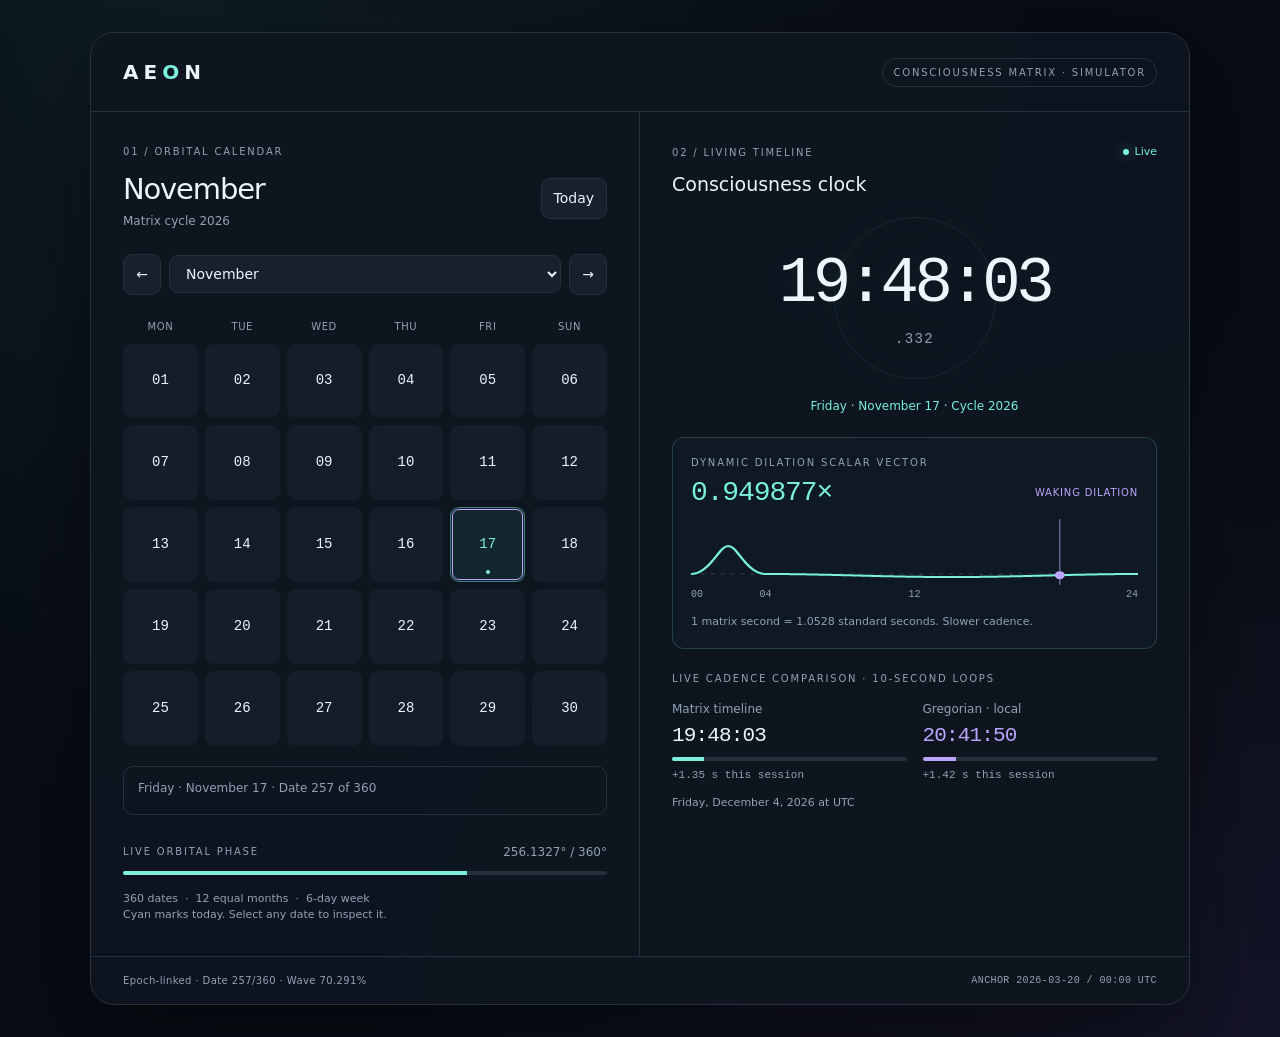
<file: science-coherence-database/science-coherence-protocol/calendar.html>
<!DOCTYPE html>
<html lang="en">
<head>
<meta charset="UTF-8">
<meta name="viewport" content="width=device-width, initial-scale=1">
<meta name="color-scheme" content="dark">
<title>AEON · Consciousness Time Matrix</title>

<style>
  :root {
    --bg: #080c13;
    --panel: #101722;
    --line: #25313e;
    --muted: #91a2b4;
    --text: #edf5fc;
    --cyan: #79efdc;
    --violet: #bca5ff;
    --mono: ui-monospace, SFMono-Regular, Consolas, monospace;
  }

  * { box-sizing: border-box; }

  body {
    margin: 0;
    min-height: 100svh;
    display: grid;
    place-items: center;
    padding: 32px 20px;
    background:
      radial-gradient(ellipse at 15% 0%, #16313b70, transparent 55%),
      radial-gradient(ellipse at 100% 100%, #25204370, transparent 50%),
      var(--bg);
    color: var(--text);
    font: 14px/1.5 system-ui, sans-serif;
  }

  button, select {
    font: inherit;
    color: inherit;
    background: #17212d;
    border: 1px solid var(--line);
    border-radius: 9px;
    padding: 9px 12px;
  }

  button { cursor: pointer; }
  button:hover, select:hover { border-color: var(--cyan); }

  button:focus-visible, select:focus-visible {
    outline: 2px solid var(--cyan);
    outline-offset: 4px;
  }

  button:active { transform: translateY(1px); }

  .matrix {
    width: min(1100px, 100%);
    overflow: hidden;
    background: #0e1520f5;
    border: 1px solid var(--line);
    border-radius: 24px;
    box-shadow: 0 30px 100px #0006;
  }

  .topbar {
    display: flex;
    justify-content: space-between;
    align-items: center;
    gap: 16px;
    padding: 24px 32px;
    border-bottom: 1px solid var(--line);
  }

  .brand {
    font-size: 20px;
    font-weight: 650;
    letter-spacing: .25em;
  }

  .brand span { color: var(--cyan); }

  .tag, .eyebrow {
    font-size: 10px;
    text-transform: uppercase;
    letter-spacing: .18em;
    color: var(--muted);
  }

  .tag {
    padding: 6px 10px;
    border: 1px solid var(--line);
    border-radius: 30px;
  }

  .columns {
    display: grid;
    grid-template-columns: 1fr 1fr;
  }

  .calendar, .clock-panel { padding: 32px; }
  .calendar { border-right: 1px solid var(--line); }

  h1, h2, p { margin: 0; }

  h1 {
    font-size: 29px;
    font-weight: 500;
    letter-spacing: -.04em;
  }

  h2 {
    font-size: 19px;
    font-weight: 500;
  }

  .heading {
    display: flex;
    justify-content: space-between;
    align-items: center;
    gap: 12px;
    margin: 9px 0 24px;
  }

  .subtle {
    color: var(--muted);
    font-size: 12px;
  }

  .nav {
    display: flex;
    align-items: center;
    gap: 8px;
    margin-bottom: 24px;
  }

  .nav select { flex: 1; min-width: 0; }
  .nav button { min-width: 38px; }

  .week, .days {
    display: grid;
    grid-template-columns: repeat(6, minmax(0, 1fr));
    gap: 7px;
  }

  .week {
    margin-bottom: 10px;
    color: var(--muted);
    font-size: 10px;
    text-align: center;
    text-transform: uppercase;
    letter-spacing: .06em;
  }

  .day {
    position: relative;
    aspect-ratio: 1;
    border-color: transparent;
    background: #141e2a;
    font-family: var(--mono);
    font-size: 14px;
    padding: 0;
  }

  .day.today {
    background: #79efdc15;
    color: var(--cyan);
    border-color: #79efdc70;
  }

  .day.today::after {
    content: "";
    position: absolute;
    bottom: 7px;
    left: calc(50% - 2px);
    width: 4px;
    height: 4px;
    background: var(--cyan);
    border-radius: 50%;
  }

  .day.selected {
    outline: 1px solid var(--violet);
    outline-offset: -3px;
  }

  .selection {
    margin-top: 20px;
    min-height: 49px;
    padding: 12px 14px;
    border: 1px solid var(--line);
    border-radius: 10px;
    color: var(--muted);
    font-size: 12px;
  }

  .orbit { margin-top: 28px; }

  .row {
    display: flex;
    justify-content: space-between;
    gap: 12px;
    align-items: center;
  }

  .track {
    height: 4px;
    background: #25303e;
    border-radius: 9px;
    overflow: hidden;
    margin-top: 10px;
  }

  .track i {
    display: block;
    height: 100%;
    width: 0;
    background: var(--cyan);
  }

  .calendar-note {
    margin-top: 16px;
    font-size: 11px;
    color: var(--muted);
  }

  .live {
    display: inline-flex;
    align-items: center;
    gap: 6px;
    color: var(--cyan);
    font-size: 11px;
  }

  .live::before {
    content: "";
    width: 6px;
    height: 6px;
    background: var(--cyan);
    border-radius: 50%;
    box-shadow: 0 0 12px #79efdc80;
  }

  .dial {
    position: relative;
    display: grid;
    place-items: center;
    min-height: 175px;
    margin: 12px 0;
  }

  .dial::before {
    content: "";
    position: absolute;
    width: 160px;
    height: 160px;
    border: 1px solid #79efdc18;
    border-radius: 50%;
    box-shadow:
      0 0 50px #79efdc06,
      inset 0 0 40px #79efdc05;
  }

  .digital {
    position: relative;
    font-family: var(--mono);
    font-size: clamp(38px, 5.6vw, 64px);
    letter-spacing: -.07em;
    font-variant-numeric: tabular-nums;
    line-height: 1.15;
    text-align: center;
    text-shadow: 0 0 35px #79efdc16;
  }

  .fraction {
    font: 14px var(--mono);
    letter-spacing: .1em;
    color: var(--muted);
    text-align: center;
    margin-top: 9px;
  }

  .clock-date {
    text-align: center;
    font-size: 12px;
    color: var(--cyan);
    margin-bottom: 22px;
  }

  .rate-box {
    padding: 17px 18px;
    border: 1px solid #79efdc30;
    background: #79efdc05;
    border-radius: 12px;
  }

  .rate {
    font: 28px var(--mono);
    letter-spacing: -.04em;
    color: var(--cyan);
  }

  .mode {
    font-size: 10px;
    letter-spacing: .08em;
    text-transform: uppercase;
    color: var(--violet);
  }

  .wave {
    width: 100%;
    height: 72px;
    display: block;
    margin: 8px 0 1px;
  }

  .wave-key {
    position: relative;
    height: 15px;
    font: 10px var(--mono);
    color: var(--muted);
  }

  .wave-key span {
    position: absolute;
    top: 0;
    transform: translateX(-50%);
  }

  .wave-key span:nth-child(1) {
    left: 0;
    transform: none;
  }

  .wave-key span:nth-child(2) { left: 16.6667%; }
  .wave-key span:nth-child(3) { left: 50%; }

  .wave-key span:nth-child(4) {
    right: 0;
    transform: none;
  }

  .rate-caption {
    margin-top: 10px;
    font-size: 11px;
    color: var(--muted);
  }

  .comparison { margin-top: 22px; }

  .clocks {
    display: grid;
    grid-template-columns: 1fr 1fr;
    gap: 16px;
    margin-top: 12px;
  }

  .clock-value {
    font: 21px var(--mono);
    margin: 5px 0;
    white-space: nowrap;
    letter-spacing: -.04em;
  }

  .civil { color: var(--violet); }
  .civil-track i { background: var(--violet); }

  .elapsed {
    margin-top: 8px;
    font: 11px var(--mono);
    color: var(--muted);
  }

  .civil-date {
    margin-top: 14px;
    font-size: 11px;
    color: var(--muted);
  }

  .bottom {
    border-top: 1px solid var(--line);
    padding: 16px 32px;
    display: flex;
    justify-content: space-between;
    gap: 12px;
    flex-wrap: wrap;
    color: var(--muted);
    font-size: 10px;
    letter-spacing: .04em;
  }

  .bottom span:last-child { font-family: var(--mono); }

  @media (max-width: 760px) {
    body { padding: 14px 10px; }
    .topbar { padding: 20px; }
    .columns { grid-template-columns: 1fr; }
    .calendar, .clock-panel { padding: 24px; }

    .calendar {
      border-right: 0;
      border-bottom: 1px solid var(--line);
    }

    .digital { font-size: 64px; }

    .day {
      max-height: 65px;
      aspect-ratio: auto;
      min-height: 48px;
    }

    .bottom { padding: 16px 24px; }
  }

  @media (max-width: 380px) {
    .calendar, .clock-panel { padding: 20px 16px; }
    .digital { font-size: 54px; }
    .tag { font-size: 8px; }
    .clocks { gap: 10px; }
    .clock-value { font-size: 19px; }
  }
</style>
</head>

<body>
<main class="matrix">
  <header class="topbar">
    <div class="brand">AE<span>O</span>N</div>
    <span class="tag">Consciousness matrix · Simulator</span>
  </header>

  <div class="columns">
    <section class="calendar" aria-labelledby="calendarTitle">
      <div class="eyebrow">01 / Orbital calendar</div>

      <div class="heading">
        <div>
          <h1 id="calendarTitle">March</h1>
          <p class="subtle" id="cycleLabel">Matrix cycle 2026</p>
        </div>
        <button id="todayButton" type="button">Today</button>
      </div>

      <nav class="nav" aria-label="Calendar navigation">
        <button id="previous" type="button"
                aria-label="Previous month">&#8592;</button>
        <select id="monthSelect" aria-label="Choose a month"></select>
        <button id="next" type="button"
                aria-label="Next month">&#8594;</button>
      </nav>

      <div class="week" aria-hidden="true">
        <span>Mon</span>
        <span>Tue</span>
        <span>Wed</span>
        <span>Thu</span>
        <span>Fri</span>
        <span>Sun</span>
      </div>

      <div class="days" id="calendarDays"
           role="group"
           aria-label="Dates in the selected month"></div>

      <div class="selection" id="selection" aria-live="polite"></div>

      <div class="orbit">
        <div class="row">
          <span class="eyebrow">Live orbital phase</span>
          <span class="subtle" id="orbitLabel"></span>
        </div>
        <div class="track"
             role="progressbar"
             aria-label="Current matrix year"
             aria-valuemin="0"
             aria-valuemax="360"
             id="orbitTrack">
          <i id="orbitFill"></i>
        </div>
      </div>

      <p class="calendar-note">
        360 dates &nbsp;·&nbsp; 12 equal months &nbsp;·&nbsp; 6-day week<br>
        Cyan marks today. Select any date to inspect it.
      </p>
    </section>

    <section class="clock-panel" aria-labelledby="clockTitle">
      <div class="row">
        <div class="eyebrow">02 / Living timeline</div>
        <span class="live">Live</span>
      </div>

      <h2 id="clockTitle" style="margin-top:9px">
        Consciousness clock
      </h2>

      <div class="dial">
        <div>
          <div class="digital"
               id="matrixClock"
               role="timer"
               aria-label="Matrix time">00:00:00</div>
          <div class="fraction" id="matrixFraction">.000</div>
        </div>
      </div>

      <div class="clock-date" id="liveDate"></div>

      <div class="rate-box">
        <div class="eyebrow">Dynamic Dilation Scalar Vector</div>

        <div class="row" style="margin-top:7px">
          <output class="rate" id="scalar">1.000000×</output>
          <span class="mode" id="waveMode">Waking dilation</span>
        </div>

        <svg class="wave"
             viewBox="0 0 360 72"
             preserveAspectRatio="none"
             role="img"
             aria-label="Clock rate across the living day; moving dot marks current time">
          <path d="M 0 58 H 360"
                stroke="#344353"
                stroke-dasharray="3 5"/>
          <path id="wavePath"
                fill="none"
                stroke="#79efdc"
                stroke-width="2"/>
          <path id="waveCursor"
                stroke="#bca5ff"
                stroke-opacity=".6"/>
          <circle id="waveDot" r="4" fill="#bca5ff"/>
        </svg>

        <div class="wave-key">
          <span>00</span>
          <span>04</span>
          <span>12</span>
          <span>24</span>
        </div>

        <p class="rate-caption" id="rateCaption"></p>
      </div>

      <div class="comparison">
        <div class="eyebrow">
          Live cadence comparison · 10-second loops
        </div>

        <div class="clocks">
          <div>
            <span class="subtle">Matrix timeline</span>
            <div class="clock-value" id="matrixComparison">00:00:00</div>
            <div class="track"><i id="matrixPace"></i></div>
            <div class="elapsed" id="matrixElapsed">
              +0.00 s this session
            </div>
          </div>

          <div>
            <span class="subtle">Gregorian · local</span>
            <div class="clock-value civil" id="civilClock">00:00:00</div>
            <div class="track civil-track"><i id="civilPace"></i></div>
            <div class="elapsed" id="civilElapsed">
              +0.00 s this session
            </div>
          </div>
        </div>

        <p class="civil-date" id="civilDate"></p>
      </div>
    </section>
  </div>

  <footer class="bottom">
    <span id="matrixStatus">Epoch-linked · Continuous wave</span>
    <span>ANCHOR 2026-03-20 / 00:00 UTC</span>
  </footer>
</main>

<script>
"use strict";

const MASTER_EPOCH =
  new Date(Date.UTC(2026, 2, 20, 0, 0, 0)).getTime();

const DAY_MS = 86400000;
const YEAR_DAYS = 365.242189;
const TAU = 2 * Math.PI;
const SLEEP_END = 4 / 24;

const MONTHS = [
  "March", "April", "May", "June", "July", "August",
  "September", "October", "November", "December",
  "January", "February"
];

const WEEKDAYS = [
  "Monday", "Tuesday", "Wednesday",
  "Thursday", "Friday", "Sunday"
];

const mod = (x, n) => ((x % n) + n) % n;
const pad = n => String(n).padStart(2, "0");

/*
 * Exact integral of sin²(pi*x/width).
 * Evaluating the integral directly avoids accumulating frame-rate error.
 */
function bumpIntegral(x, width) {
  return x / 2 -
    width * Math.sin(TAU * x / width) / (2 * TAU);
}

/*
 * Physical phase as a function of living phase:
 *
 *   G(h, a) = h + a * B(h)
 *
 * During living 00:00–04:00, G's slope is below one:
 * living seconds pass faster.
 *
 * During the remaining living hours, G's slope is above one:
 * living seconds pass slower.
 *
 * G(0) = 0 and G(1) = 1.
 * G's slope remains positive for 0 < a < 1.
 */
function waveArea(h) {
  if (h <= SLEEP_END) {
    return -bumpIntegral(h, SLEEP_END);
  }

  return -SLEEP_END / 2 +
    SLEEP_END / (1 - SLEEP_END) *
    bumpIntegral(h - SLEEP_END, 1 - SLEEP_END);
}

function waveSlope(h) {
  if (h <= SLEEP_END) {
    return -(Math.sin(Math.PI * h / SLEEP_END) ** 2);
  }

  return SLEEP_END / (1 - SLEEP_END) *
    Math.sin(
      Math.PI * (h - SLEEP_END) / (1 - SLEEP_END)
    ) ** 2;
}

const NOON_AREA = waveArea(0.5);

/*
 * Recover living phase from the integrated physical phase.
 * Monotonic bisection is stable throughout the whole compression range.
 */
function invertWave(physicalPhase, amplitude) {
  let lo = 0;
  let hi = 1;

  for (let i = 0; i < 44; i++) {
    const mid = (lo + hi) / 2;

    if (mid + amplitude * waveArea(mid) < physicalPhase) {
      lo = mid;
    } else {
      hi = mid;
    }
  }

  return (lo + hi) / 2;
}

/*
 * Actual living-seconds / standard-seconds derivative.
 * Includes the derivative of the changing orbital amplitude.
 */
function rateAt(h, amplitude, amplitudeDerivative) {
  return (
    1 + (NOON_AREA - waveArea(h)) * amplitudeDerivative
  ) / (
    1 + amplitude * waveSlope(h)
  );
}

function matrixState(totalStandardMs) {
  const msInSolarYear = 365.242189 * 86400000;

  // Smooth orbital position mapping.
  const elapsedYears = totalStandardMs / msInSolarYear;
  const yearProgress = mod(elapsedYears, 1);

  const currentMatrixDayIndex = Math.min(
    359,
    Math.floor(yearProgress * 360)
  );

  // Calendar positioning: exactly twelve consecutive 30-date months.
  const monthIdx = Math.floor(currentMatrixDayIndex / 30);
  const dayOfMonth = (currentMatrixDayIndex % 30) + 1;

  // Epoch-relative phase; civil clock fields never drive this engine.
  const stdTodayMs = mod(totalStandardMs, 86400000);
  const progress = stdTodayMs / 86400000;

  // Continuously evolving orbital modulation.
  const orbitalPhase = TAU * yearProgress;
  const amplitude = 0.80 + 0.10 * Math.sin(orbitalPhase);

  // Derivative of amplitude with respect to elapsed standard days.
  const amplitudeDerivative =
    0.10 * TAU / YEAR_DAYS * Math.cos(orbitalPhase);

  /*
   * Dynamic phase alignment.
   *
   * The simulator's epoch-relative noon remains at living 12:00.
   * The offset evolves continuously instead of resetting at midnight.
   */
  const phaseOffset = amplitude * NOON_AREA;
  const shiftedPhase = progress + phaseOffset;

  const livingPhase = invertWave(
    mod(shiftedPhase, 1),
    amplitude
  );

  /*
   * Unwrapped accumulated living timeline.
   * The integer carry preserves continuity across phase boundaries.
   */
  const livingDays =
    Math.floor(totalStandardMs / DAY_MS) +
    Math.floor(shiftedPhase) +
    livingPhase;

  // Apply the nonlinear mapping before decomposing the clock display.
  let rawHours = progress * 24;
  rawHours = livingPhase * 24;

  // Integer decomposition prevents floating-point second/minute glitches.
  const livingMs = Math.min(
    DAY_MS - 1,
    Math.floor(rawHours * 3600000 + 0.00001)
  );

  let h = Math.floor(livingMs / 3600000);
  let m = Math.floor(livingMs / 60000) % 60;
  let s = Math.floor(livingMs / 1000) % 60;

  const milliseconds = livingMs % 1000;

  return {
    yearProgress,
    currentMatrixDayIndex,
    monthIdx,
    dayOfMonth,
    cycle: 2026 + Math.floor(elapsedYears),
    livingDays,
    livingPhase,
    amplitude,
    amplitudeDerivative,
    rate: rateAt(livingPhase, amplitude, amplitudeDerivative),
    time: `${pad(h)}:${pad(m)}:${pad(s)}`,
    milliseconds
  };
}

// Interface: inspecting calendar dates never changes the live timeline.
const $ = id => document.getElementById(id);

const civilTimeFormatter = new Intl.DateTimeFormat(undefined, {
  hour: "2-digit",
  minute: "2-digit",
  second: "2-digit",
  hourCycle: "h23"
});

const civilDateFormatter = new Intl.DateTimeFormat(undefined, {
  weekday: "long",
  year: "numeric",
  month: "long",
  day: "numeric",
  timeZoneName: "short"
});

const openedAt = Date.now();
const initial = matrixState(openedAt - MASTER_EPOCH);
const initialLivingDays = initial.livingDays;

let live = initial;
let viewedMonth = initial.cycle * 12 + initial.monthIdx;
let selectedDay = initial.dayOfMonth;
let followToday = true;

let lastDateKey = "";
let lastCivilMinute = "";
let lastWaveSecond = -1;

MONTHS.forEach((name, index) => {
  const option = document.createElement("option");
  option.value = index;
  option.textContent = name;
  $("monthSelect").append(option);
});

function renderCalendar() {
  const cycle = Math.floor(viewedMonth / 12);
  const month = mod(viewedMonth, 12);

  $("calendarTitle").textContent = MONTHS[month];
  $("cycleLabel").textContent = `Matrix cycle ${cycle}`;
  $("monthSelect").value = month;

  const fragment = document.createDocumentFragment();

  for (let day = 1; day <= 30; day++) {
    const button = document.createElement("button");

    const isToday =
      cycle === live.cycle &&
      month === live.monthIdx &&
      day === live.dayOfMonth;

    button.type = "button";
    button.className =
      "day" +
      (isToday ? " today" : "") +
      (day === selectedDay ? " selected" : "");

    button.textContent = pad(day);

    button.setAttribute(
      "aria-label",
      `${WEEKDAYS[(day - 1) % 6]}, ` +
      `${MONTHS[month]} ${day}, matrix cycle ${cycle}`
    );

    button.setAttribute(
      "aria-pressed",
      String(day === selectedDay)
    );

    if (isToday) {
      button.setAttribute("aria-current", "date");
    }

    button.addEventListener("click", () => {
      selectedDay = day;
      followToday = false;
      renderCalendar();
      $("calendarDays").children[day - 1].focus();
    });

    button.addEventListener("keydown", event => {
      const steps = {
        ArrowLeft: -1,
        ArrowRight: 1,
        ArrowUp: -6,
        ArrowDown: 6
      };

      if (!(event.key in steps)) return;

      event.preventDefault();

      selectedDay = Math.max(
        1,
        Math.min(30, day + steps[event.key])
      );

      followToday = false;
      renderCalendar();
      $("calendarDays").children[selectedDay - 1].focus();
    });

    fragment.append(button);
  }

  $("calendarDays").replaceChildren(fragment);

  $("selection").textContent =
    `${WEEKDAYS[(selectedDay - 1) % 6]} · ` +
    `${MONTHS[month]} ${selectedDay} · ` +
    `Date ${month * 30 + selectedDay} of 360`;
}

$("previous").addEventListener("click", () => {
  viewedMonth--;
  followToday = false;
  renderCalendar();
});

$("next").addEventListener("click", () => {
  viewedMonth++;
  followToday = false;
  renderCalendar();
});

$("monthSelect").addEventListener("change", event => {
  viewedMonth =
    Math.floor(viewedMonth / 12) * 12 +
    Number(event.target.value);

  followToday = false;
  renderCalendar();
});

$("todayButton").addEventListener("click", () => {
  followToday = true;
  viewedMonth = live.cycle * 12 + live.monthIdx;
  selectedDay = live.dayOfMonth;
  renderCalendar();
});

// Logarithmic plot height keeps both dilation and compression visible.
const plotY = rate => 58 - 16 * Math.log2(rate);

function renderWave(state) {
  let path = "";

  for (let i = 0; i <= 180; i++) {
    const h = i / 180;

    const rate = rateAt(
      h,
      state.amplitude,
      state.amplitudeDerivative
    );

    path +=
      `${i ? "L" : "M"}` +
      `${(h * 360).toFixed(2)},` +
      `${plotY(rate).toFixed(2)} `;
  }

  $("wavePath").setAttribute("d", path);
}

function tickMatrix() {
  const totalStandardMs = Date.now() - MASTER_EPOCH;
  const now = totalStandardMs + MASTER_EPOCH;

  live = matrixState(totalStandardMs);

  const dateKey =
    `${live.cycle}:${live.currentMatrixDayIndex}`;

  if (dateKey !== lastDateKey) {
    if (followToday) {
      viewedMonth = live.cycle * 12 + live.monthIdx;
      selectedDay = live.dayOfMonth;
    }

    renderCalendar();
    lastDateKey = dateKey;
  }

  $("matrixClock").textContent = live.time;
  $("matrixComparison").textContent = live.time;

  $("matrixFraction").textContent =
    "." + String(live.milliseconds).padStart(3, "0");

  $("liveDate").textContent =
    `${WEEKDAYS[(live.dayOfMonth - 1) % 6]} · ` +
    `${MONTHS[live.monthIdx]} ${live.dayOfMonth} · ` +
    `Cycle ${live.cycle}`;

  $("scalar").textContent = live.rate.toFixed(6) + "×";

  $("waveMode").textContent =
    live.livingPhase < SLEEP_END
      ? "Sleep compression"
      : "Waking dilation";

  $("rateCaption").textContent =
    `1 matrix second = ${(1 / live.rate).toFixed(4)} ` +
    `standard seconds. ` +
    `${live.rate < 1 ? "Slower" : "Faster"} cadence.`;

  const orbitDegrees = live.yearProgress * 360;

  $("orbitLabel").textContent =
    orbitDegrees.toFixed(4) + "° / 360°";

  $("orbitFill").style.width =
    live.yearProgress * 100 + "%";

  $("orbitTrack").setAttribute(
    "aria-valuenow",
    orbitDegrees.toFixed(4)
  );

  // Civil formatting is isolated to the comparison display.
  const stamp = new Date(now);
  $("civilClock").textContent = civilTimeFormatter.format(stamp);

  const civilMinute = Math.floor(now / 60000);

  if (civilMinute !== lastCivilMinute) {
    $("civilDate").textContent = civilDateFormatter.format(stamp);
    lastCivilMinute = civilMinute;
  }

  // These counters measure actual elapsed cadence from the same instant.
  const matrixElapsed =
    (live.livingDays - initialLivingDays) * 86400;

  const standardElapsed = (now - openedAt) / 1000;

  $("matrixElapsed").textContent =
    `+${matrixElapsed.toFixed(2)} s this session`;

  $("civilElapsed").textContent =
    `+${standardElapsed.toFixed(2)} s this session`;

  $("matrixPace").style.width =
    mod(matrixElapsed, 10) * 10 + "%";

  $("civilPace").style.width =
    mod(standardElapsed, 10) * 10 + "%";

  const x = live.livingPhase * 360;
  const y = plotY(live.rate);

  $("waveCursor").setAttribute("d", `M ${x} 3 V 69`);
  $("waveDot").setAttribute("cx", x);
  $("waveDot").setAttribute("cy", y);

  const waveSecond = Math.floor(now / 1000);

  if (waveSecond !== lastWaveSecond) {
    renderWave(live);
    lastWaveSecond = waveSecond;
  }

  $("matrixStatus").textContent =
    `Epoch-linked · Date ${live.currentMatrixDayIndex + 1}/360 · ` +
    `Wave ${(live.amplitude * 100).toFixed(3)}%`;
}

/*
 * Reconstruct from absolute elapsed milliseconds on each paint.
 * Background throttling and suspended devices cannot accumulate drift.
 */
let lastPaint = -Infinity;

function animate(frameTime) {
  if (frameTime - lastPaint >= 30) {
    tickMatrix();
    lastPaint = frameTime;
  }

  requestAnimationFrame(animate);
}

tickMatrix();
requestAnimationFrame(animate);

document.addEventListener("visibilitychange", () => {
  if (!document.hidden) {
    lastPaint = -Infinity;
    tickMatrix();
  }
});
</script>
</body>
</html>
</file>
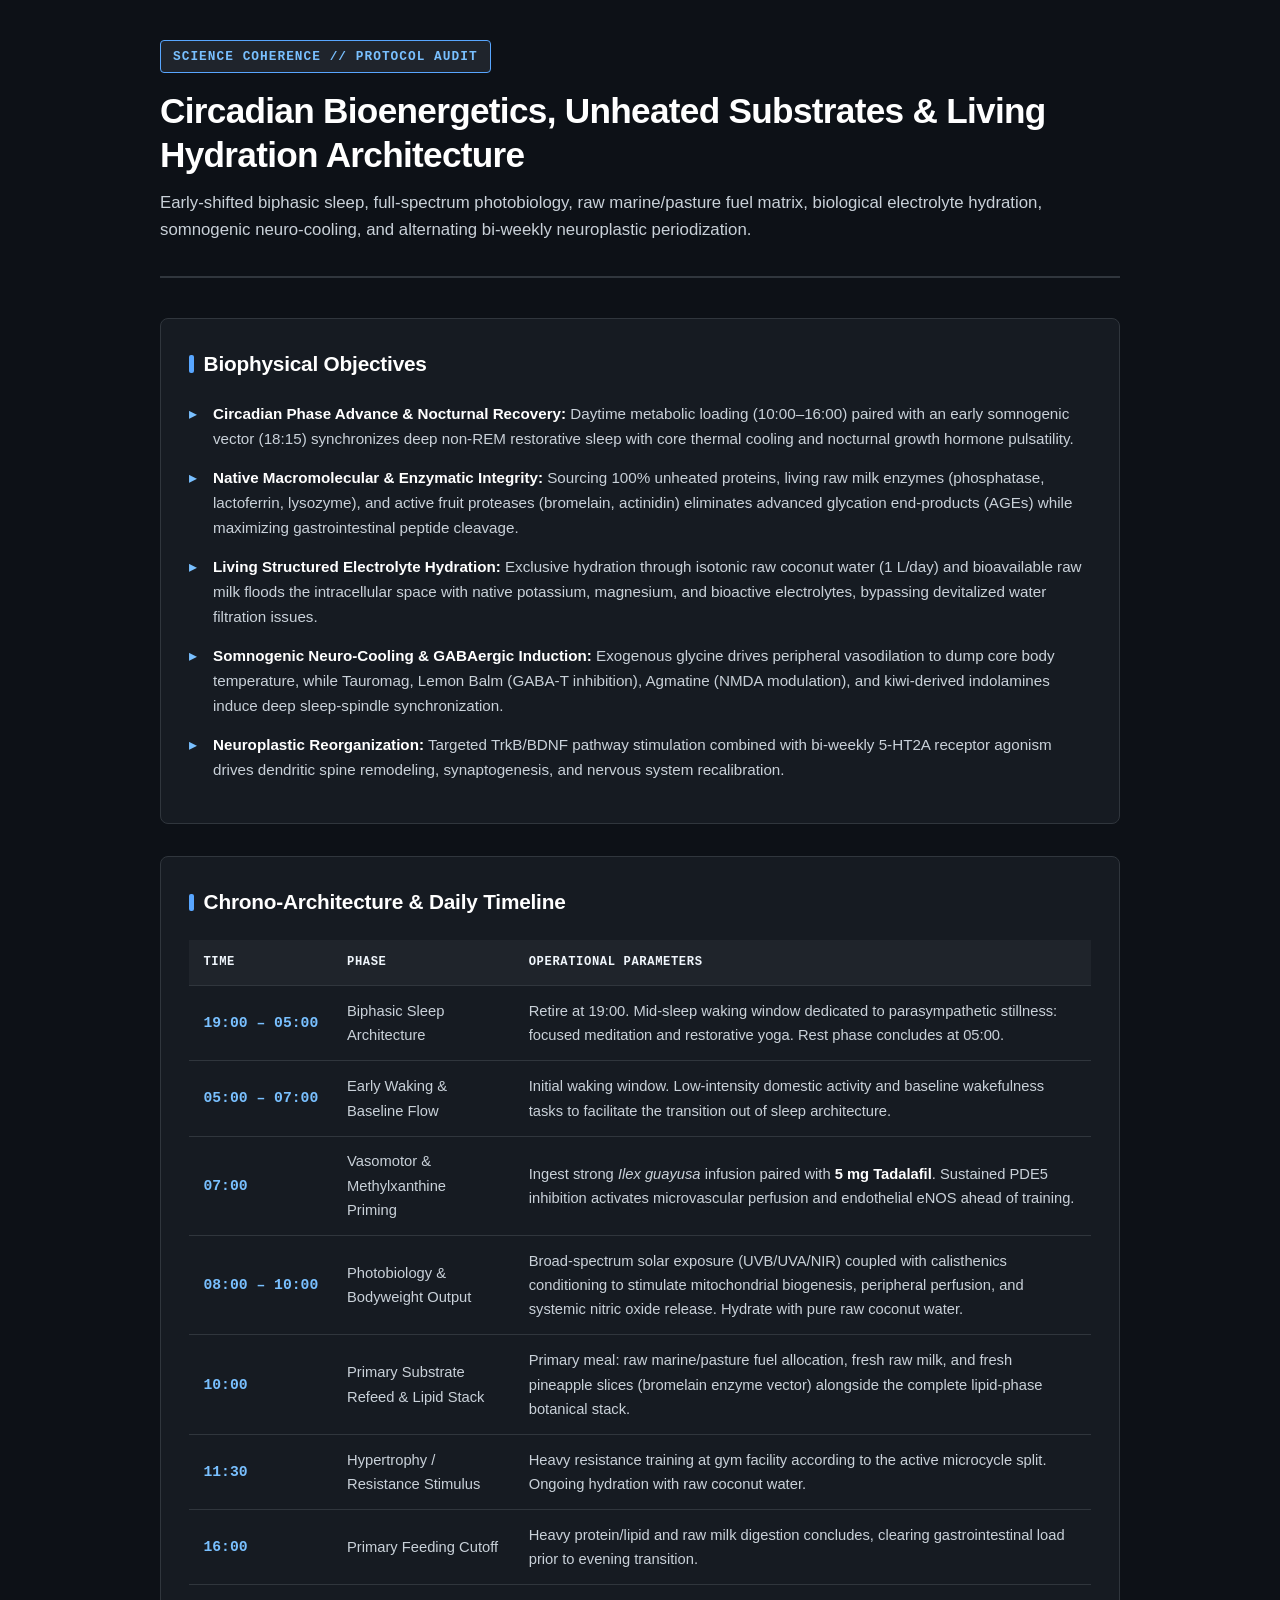
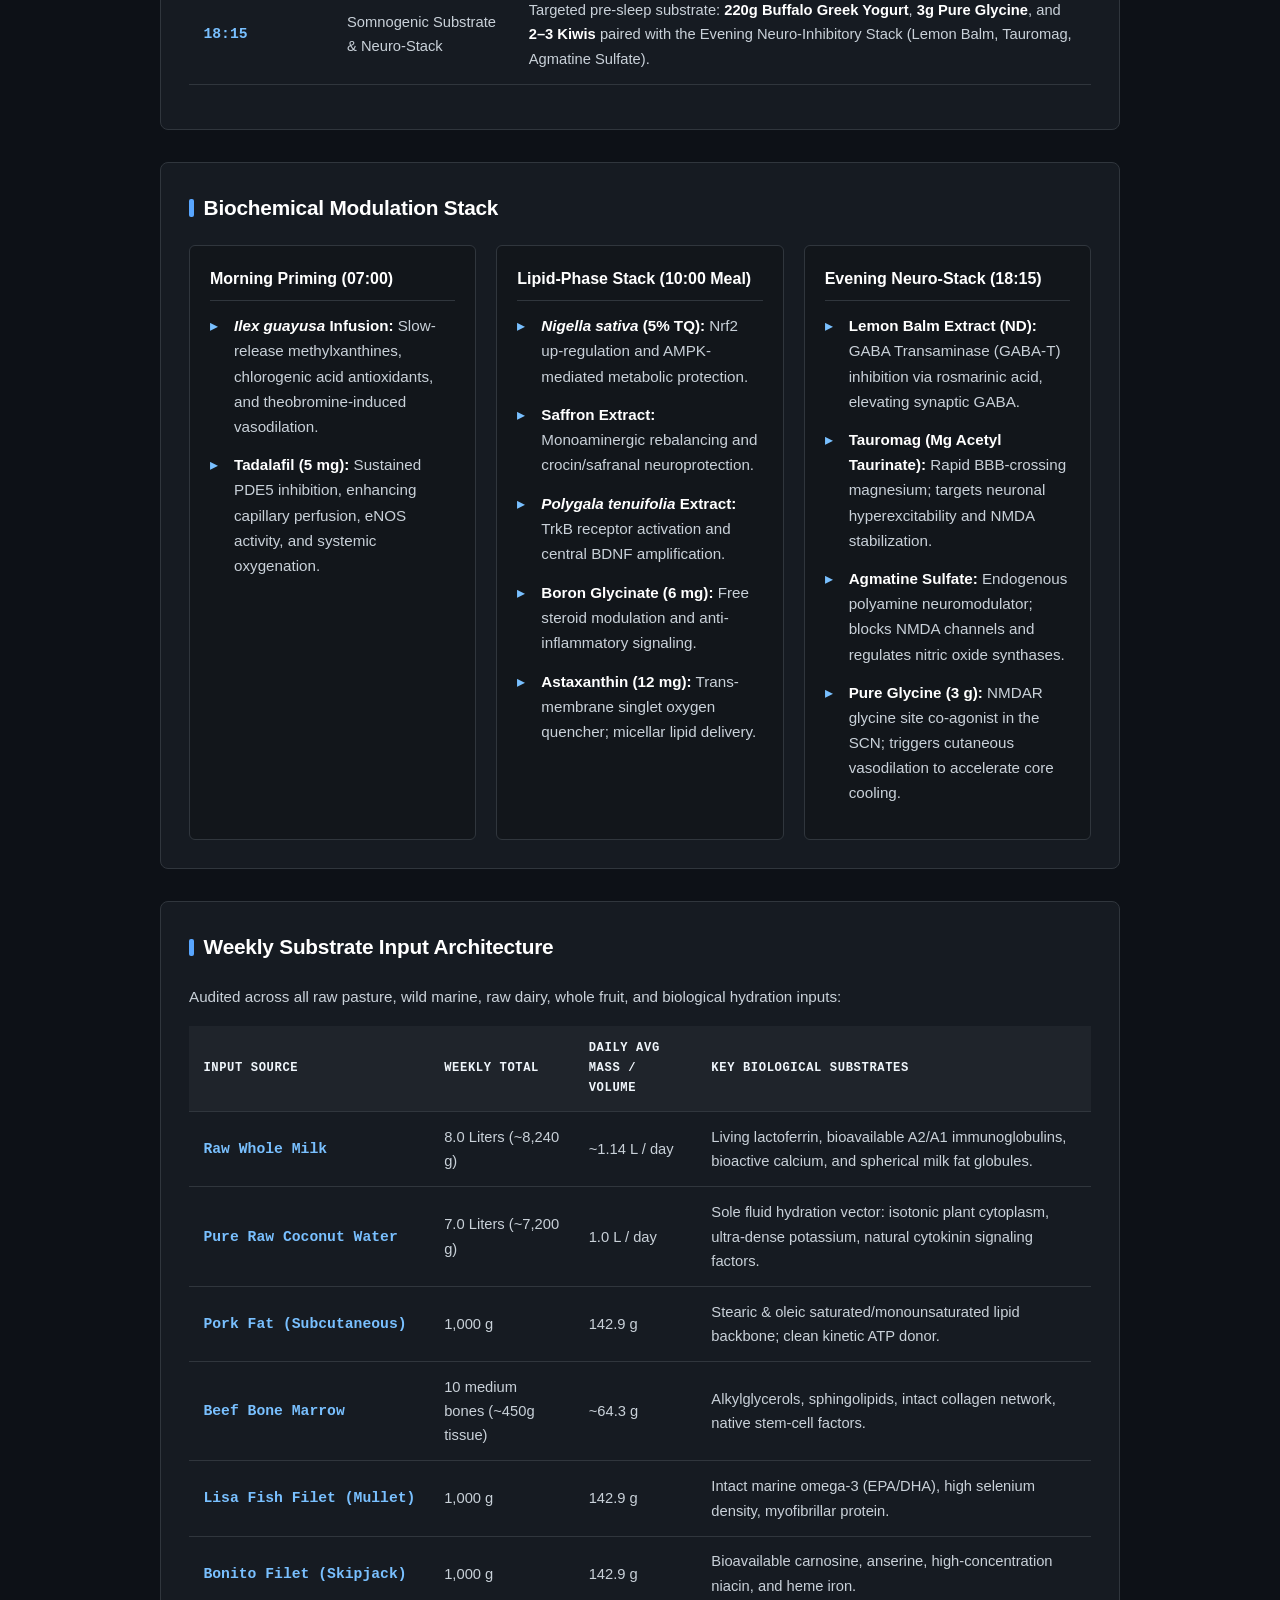
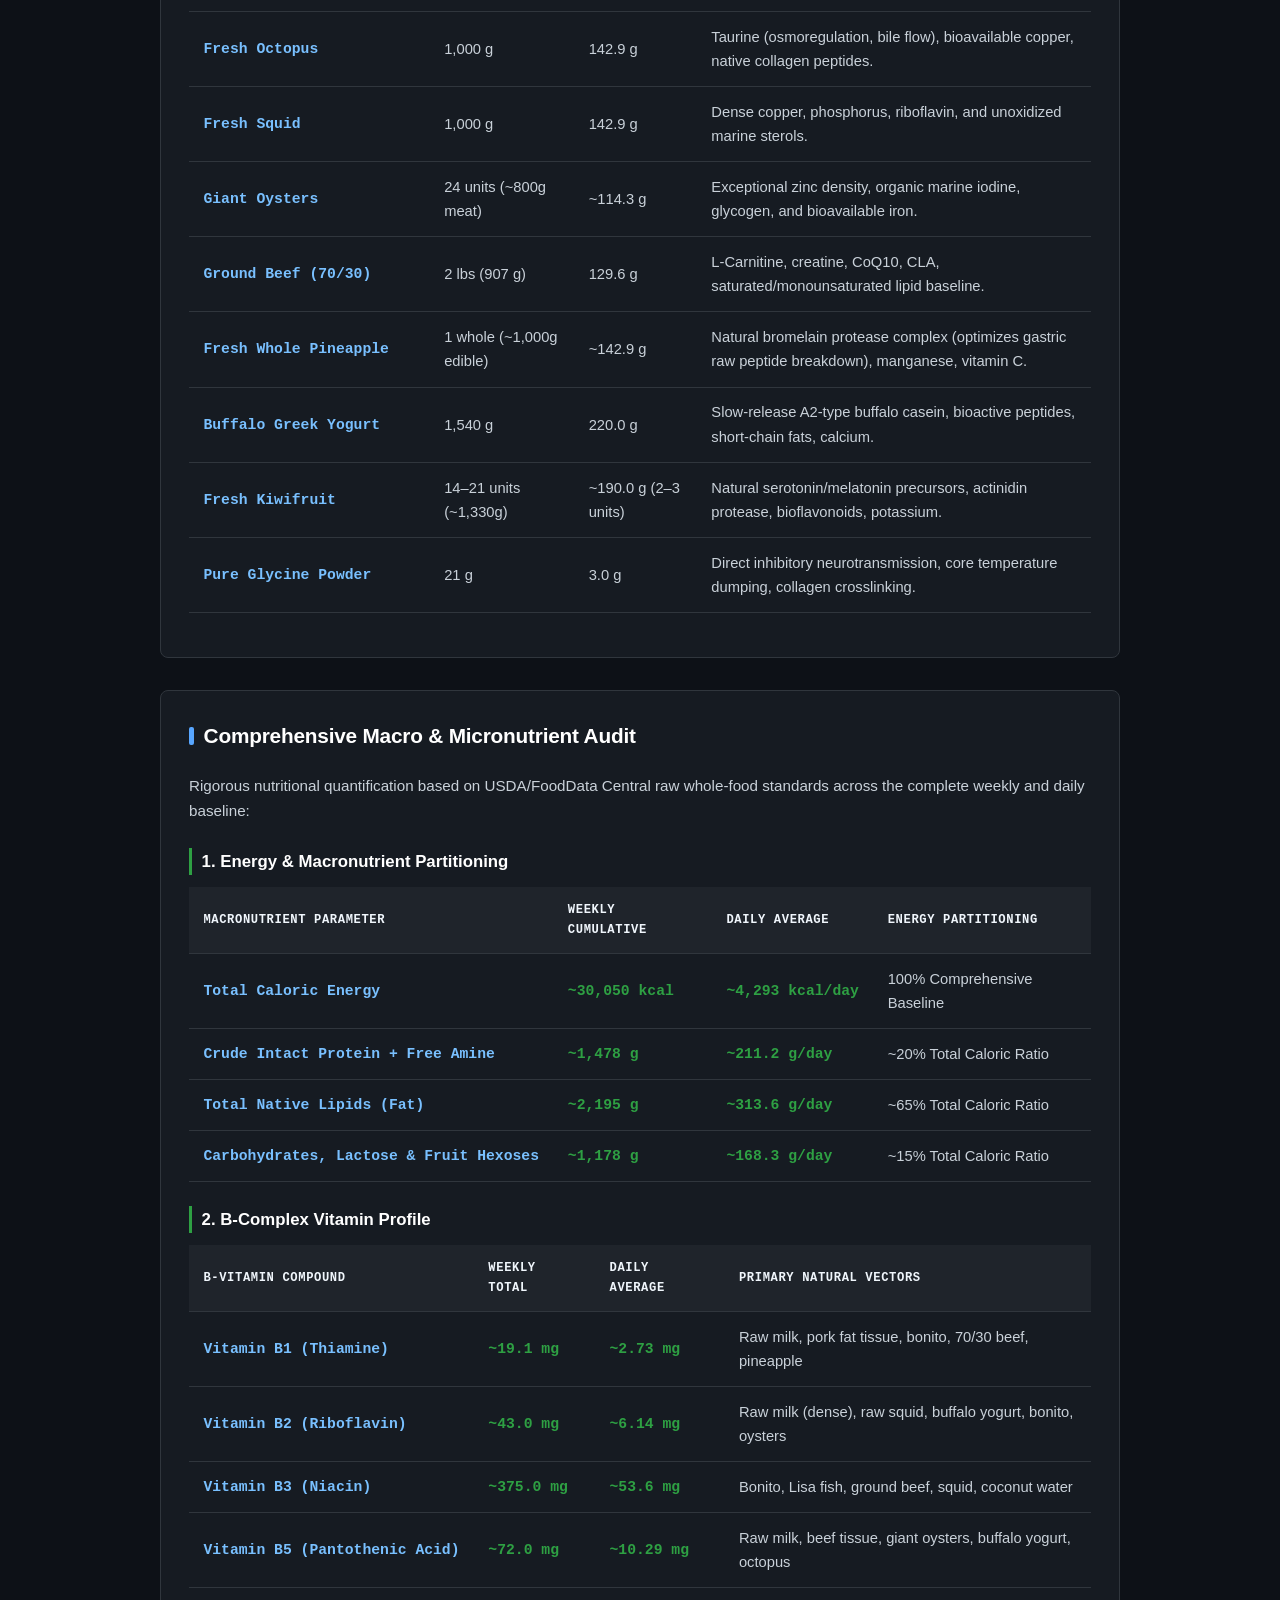
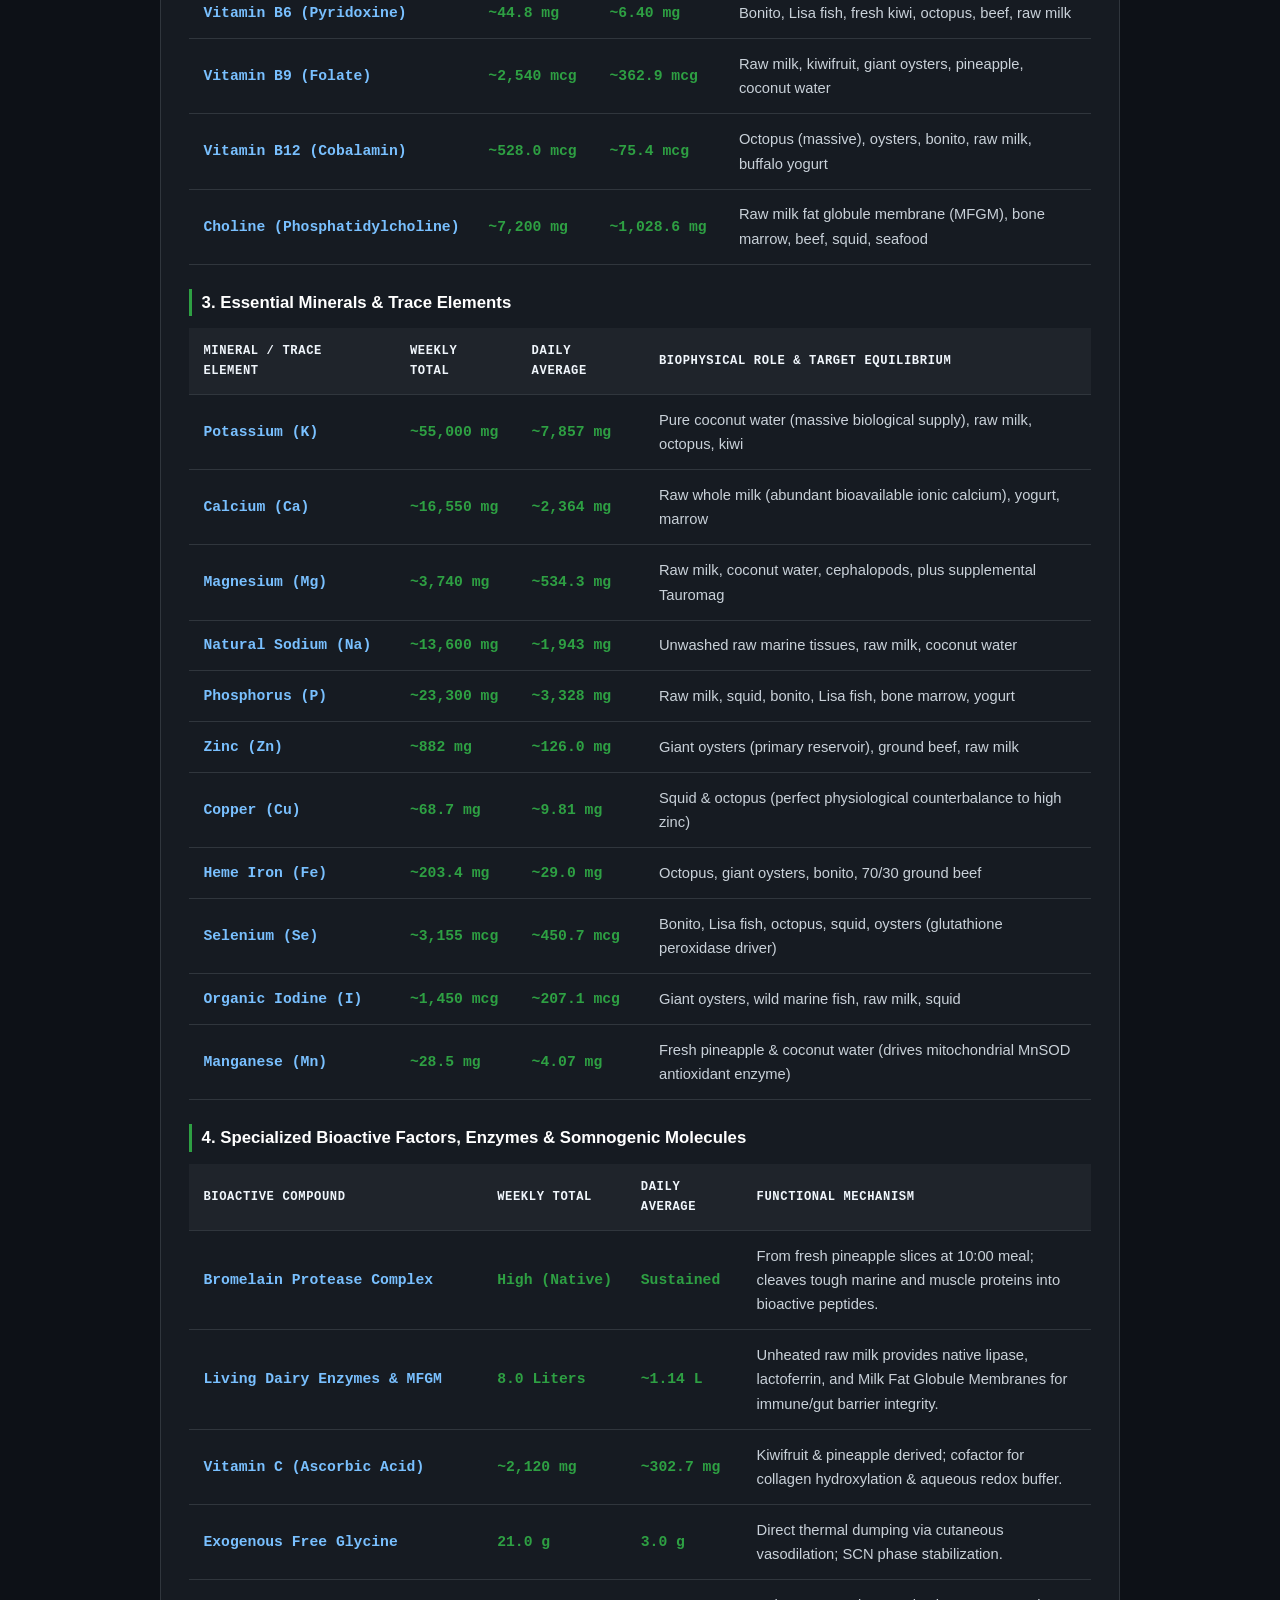
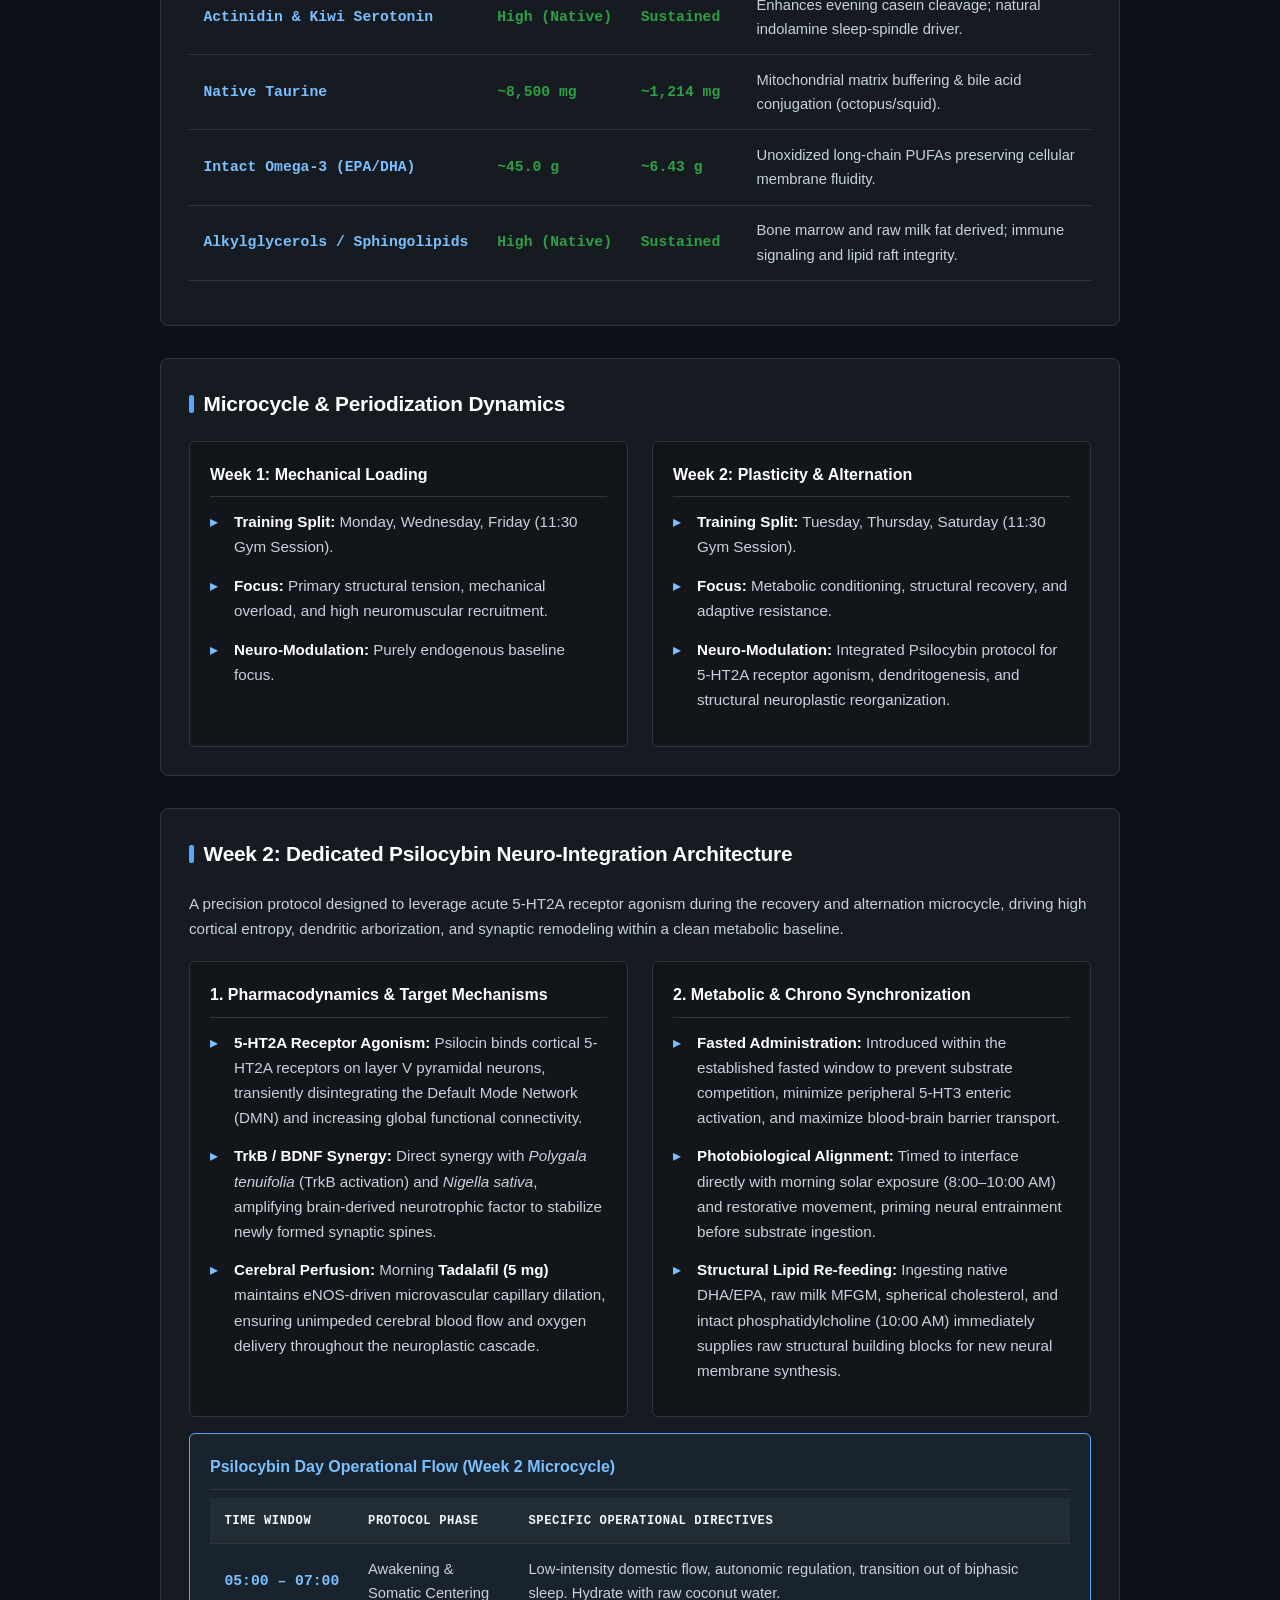
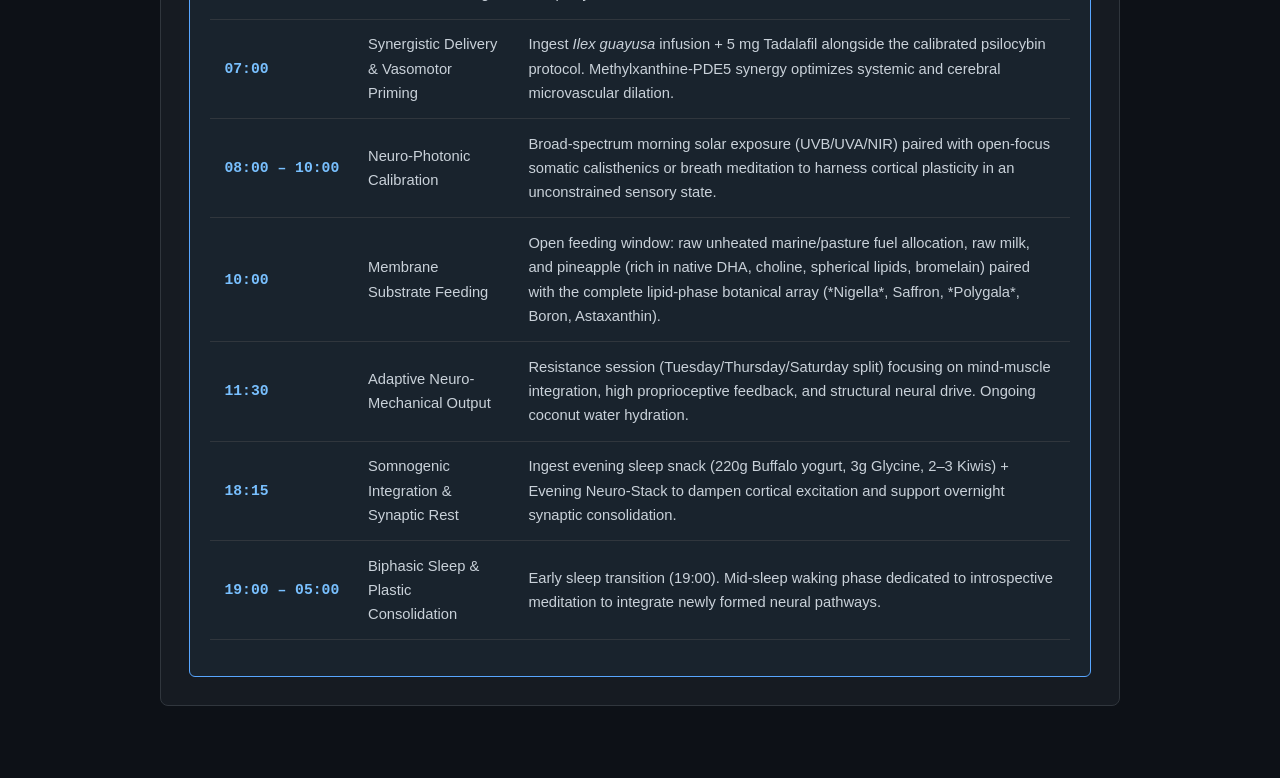
<file: science-coherence-database/science-coherence-protocol/hello.html>
<!DOCTYPE html>
<html lang="en">
<head>
  <meta charset="UTF-8">
  <meta name="viewport" content="width=device-width, initial-scale=1.0">
  <title>Circadian Bioenergetics & Metabolic Coherence Protocol</title>
  <style>
    :root {
      --bg: #0d1117;
      --card-bg: #161b22;
      --border: #30363d;
      --accent: #58a6ff;
      --accent-bright: #79c0ff;
      --text-main: #f0f6fc;
      --text-body: #c9d1d9;
      --text-heading: #ffffff;
      --highlight: #2ea043;
      --tag-bg: #1f242c;
      --font-mono: 'SFMono-Regular', Consolas, 'Liberation Mono', Menlo, monospace;
      --font-sans: -apple-system, BlinkMacSystemFont, 'Segoe UI', Helvetica, Arial, sans-serif;
    }

    * {
      box-sizing: border-box;
      margin: 0;
      padding: 0;
    }

    body {
      background-color: var(--bg);
      color: var(--text-body);
      font-family: var(--font-sans);
      line-height: 1.65;
      padding: 2.5rem 1rem;
      -webkit-font-smoothing: antialiased;
    }

    .container {
      max-width: 960px;
      margin: 0 auto;
    }

    header {
      border-bottom: 2px solid var(--border);
      padding-bottom: 2rem;
      margin-bottom: 2.5rem;
    }

    .badge {
      display: inline-block;
      font-family: var(--font-mono);
      font-size: 0.8rem;
      font-weight: 600;
      text-transform: uppercase;
      letter-spacing: 0.08em;
      color: var(--accent-bright);
      background: var(--tag-bg);
      border: 1px solid var(--accent);
      padding: 0.3rem 0.75rem;
      border-radius: 4px;
      margin-bottom: 1rem;
    }

    h1 {
      font-size: 2.2rem;
      font-weight: 700;
      letter-spacing: -0.02em;
      line-height: 1.25;
      margin-bottom: 0.85rem;
      color: var(--text-heading);
    }

    .lead {
      color: var(--text-body);
      font-size: 1.05rem;
      line-height: 1.6;
    }

    section {
      background: var(--card-bg);
      border: 1px solid var(--border);
      border-radius: 8px;
      padding: 1.75rem;
      margin-bottom: 2rem;
    }

    h2 {
      font-size: 1.3rem;
      font-weight: 600;
      letter-spacing: -0.01em;
      margin-bottom: 1.25rem;
      color: var(--text-heading);
      display: flex;
      align-items: center;
      gap: 0.6rem;
    }

    h2::before {
      content: '';
      display: inline-block;
      width: 5px;
      height: 1.1rem;
      background: var(--accent);
      border-radius: 2px;
    }

    h3 {
      font-size: 1.05rem;
      font-weight: 600;
      color: var(--text-heading);
      margin-top: 1.5rem;
      margin-bottom: 0.75rem;
      border-left: 3px solid var(--highlight);
      padding-left: 0.6rem;
    }

    table {
      width: 100%;
      border-collapse: collapse;
      font-size: 0.92rem;
      margin-top: 0.5rem;
      margin-bottom: 1rem;
    }

    th, td {
      text-align: left;
      padding: 0.8rem 0.9rem;
      border-bottom: 1px solid var(--border);
    }

    th {
      font-family: var(--font-mono);
      font-size: 0.76rem;
      text-transform: uppercase;
      letter-spacing: 0.05em;
      color: var(--text-main);
      background: rgba(255, 255, 255, 0.04);
      font-weight: 600;
    }

    td {
      color: var(--text-body);
    }

    td.code-col {
      font-family: var(--font-mono);
      color: var(--accent-bright);
      white-space: nowrap;
      font-weight: 600;
    }

    td.val-col {
      font-family: var(--font-mono);
      color: var(--highlight);
      white-space: nowrap;
      font-weight: 600;
    }

    ul {
      list-style-type: none;
      padding: 0;
    }

    li {
      position: relative;
      padding-left: 1.5rem;
      margin-bottom: 0.85rem;
      font-size: 0.95rem;
      color: var(--text-body);
    }

    li::before {
      content: '▸';
      position: absolute;
      left: 0;
      color: var(--accent-bright);
      font-size: 1rem;
    }

    strong {
      color: var(--text-heading);
      font-weight: 600;
    }

    .grid-2 {
      display: grid;
      grid-template-columns: 1fr 1fr;
      gap: 1.5rem;
    }

    .grid-3 {
      display: grid;
      grid-template-columns: 1fr 1fr 1fr;
      gap: 1.25rem;
    }

    .sub-panel {
      background: rgba(0, 0, 0, 0.2);
      border: 1px solid var(--border);
      border-radius: 6px;
      padding: 1.25rem;
    }

    .sub-panel-title {
      font-size: 1rem;
      font-weight: 600;
      color: var(--text-heading);
      margin-bottom: 0.75rem;
      display: block;
      border-bottom: 1px solid var(--border);
      padding-bottom: 0.5rem;
    }

    .highlight-panel {
      background: rgba(88, 166, 255, 0.05);
      border: 1px solid var(--accent);
      border-radius: 6px;
      padding: 1.25rem;
      margin-top: 1rem;
    }

    @media (max-width: 820px) {
      .grid-2, .grid-3 {
        grid-template-columns: 1fr;
      }
      body {
        padding: 1.25rem 0.75rem;
      }
      th, td {
        padding: 0.65rem 0.5rem;
      }
    }
  </style>
</head>
<body>

<div class="container">
  <header>
    <div class="badge">Science Coherence // Protocol Audit</div>
    <h1>Circadian Bioenergetics, Unheated Substrates & Living Hydration Architecture</h1>
    <p class="lead">Early-shifted biphasic sleep, full-spectrum photobiology, raw marine/pasture fuel matrix, biological electrolyte hydration, somnogenic neuro-cooling, and alternating bi-weekly neuroplastic periodization.</p>
  </header>

  <!-- 1. Biophysical Objectives -->
  <section>
    <h2>Biophysical Objectives</h2>
    <ul>
      <li><strong>Circadian Phase Advance & Nocturnal Recovery:</strong> Daytime metabolic loading (10:00–16:00) paired with an early somnogenic vector (18:15) synchronizes deep non-REM restorative sleep with core thermal cooling and nocturnal growth hormone pulsatility.</li>
      <li><strong>Native Macromolecular & Enzymatic Integrity:</strong> Sourcing 100% unheated proteins, living raw milk enzymes (phosphatase, lactoferrin, lysozyme), and active fruit proteases (bromelain, actinidin) eliminates advanced glycation end-products (AGEs) while maximizing gastrointestinal peptide cleavage.</li>
      <li><strong>Living Structured Electrolyte Hydration:</strong> Exclusive hydration through isotonic raw coconut water (1 L/day) and bioavailable raw milk floods the intracellular space with native potassium, magnesium, and bioactive electrolytes, bypassing devitalized water filtration issues.</li>
      <li><strong>Somnogenic Neuro-Cooling & GABAergic Induction:</strong> Exogenous glycine drives peripheral vasodilation to dump core body temperature, while Tauromag, Lemon Balm (GABA-T inhibition), Agmatine (NMDA modulation), and kiwi-derived indolamines induce deep sleep-spindle synchronization.</li>
      <li><strong>Neuroplastic Reorganization:</strong> Targeted TrkB/BDNF pathway stimulation combined with bi-weekly 5-HT2A receptor agonism drives dendritic spine remodeling, synaptogenesis, and nervous system recalibration.</li>
    </ul>
  </section>

  <!-- 2. Daily Circadian Chrono-Map -->
  <section>
    <h2>Chrono-Architecture & Daily Timeline</h2>
    <table>
      <thead>
        <tr>
          <th>Time</th>
          <th>Phase</th>
          <th>Operational Parameters</th>
        </tr>
      </thead>
      <tbody>
        <tr>
          <td class="code-col">19:00 – 05:00</td>
          <td>Biphasic Sleep Architecture</td>
          <td>Retire at 19:00. Mid-sleep waking window dedicated to parasympathetic stillness: focused meditation and restorative yoga. Rest phase concludes at 05:00.</td>
        </tr>
        <tr>
          <td class="code-col">05:00 – 07:00</td>
          <td>Early Waking & Baseline Flow</td>
          <td>Initial waking window. Low-intensity domestic activity and baseline wakefulness tasks to facilitate the transition out of sleep architecture.</td>
        </tr>
        <tr>
          <td class="code-col">07:00</td>
          <td>Vasomotor & Methylxanthine Priming</td>
          <td>Ingest strong <em>Ilex guayusa</em> infusion paired with <strong>5 mg Tadalafil</strong>. Sustained PDE5 inhibition activates microvascular perfusion and endothelial eNOS ahead of training.</td>
        </tr>
        <tr>
          <td class="code-col">08:00 – 10:00</td>
          <td>Photobiology & Bodyweight Output</td>
          <td>Broad-spectrum solar exposure (UVB/UVA/NIR) coupled with calisthenics conditioning to stimulate mitochondrial biogenesis, peripheral perfusion, and systemic nitric oxide release. Hydrate with pure raw coconut water.</td>
        </tr>
        <tr>
          <td class="code-col">10:00</td>
          <td>Primary Substrate Refeed & Lipid Stack</td>
          <td>Primary meal: raw marine/pasture fuel allocation, fresh raw milk, and fresh pineapple slices (bromelain enzyme vector) alongside the complete lipid-phase botanical stack.</td>
        </tr>
        <tr>
          <td class="code-col">11:30</td>
          <td>Hypertrophy / Resistance Stimulus</td>
          <td>Heavy resistance training at gym facility according to the active microcycle split. Ongoing hydration with raw coconut water.</td>
        </tr>
        <tr>
          <td class="code-col">16:00</td>
          <td>Primary Feeding Cutoff</td>
          <td>Heavy protein/lipid and raw milk digestion concludes, clearing gastrointestinal load prior to evening transition.</td>
        </tr>
        <tr>
          <td class="code-col">18:15</td>
          <td>Somnogenic Substrate & Neuro-Stack</td>
          <td>Targeted pre-sleep substrate: <strong>220g Buffalo Greek Yogurt</strong>, <strong>3g Pure Glycine</strong>, and <strong>2–3 Kiwis</strong> paired with the Evening Neuro-Inhibitory Stack (Lemon Balm, Tauromag, Agmatine Sulfate).</td>
        </tr>
      </tbody>
    </table>
  </section>

  <!-- 3. Biochemical & Phytochemical Matrix -->
  <section>
    <h2>Biochemical Modulation Stack</h2>
    <div class="grid-3">
      <div class="sub-panel">
        <span class="sub-panel-title">Morning Priming (07:00)</span>
        <ul>
          <li><strong><em>Ilex guayusa</em> Infusion:</strong> Slow-release methylxanthines, chlorogenic acid antioxidants, and theobromine-induced vasodilation.</li>
          <li><strong>Tadalafil (5 mg):</strong> Sustained PDE5 inhibition, enhancing capillary perfusion, eNOS activity, and systemic oxygenation.</li>
        </ul>
      </div>
      <div class="sub-panel">
        <span class="sub-panel-title">Lipid-Phase Stack (10:00 Meal)</span>
        <ul>
          <li><strong><em>Nigella sativa</em> (5% TQ):</strong> Nrf2 up-regulation and AMPK-mediated metabolic protection.</li>
          <li><strong>Saffron Extract:</strong> Monoaminergic rebalancing and crocin/safranal neuroprotection.</li>
          <li><strong><em>Polygala tenuifolia</em> Extract:</strong> TrkB receptor activation and central BDNF amplification.</li>
          <li><strong>Boron Glycinate (6 mg):</strong> Free steroid modulation and anti-inflammatory signaling.</li>
          <li><strong>Astaxanthin (12 mg):</strong> Trans-membrane singlet oxygen quencher; micellar lipid delivery.</li>
        </ul>
      </div>
      <div class="sub-panel">
        <span class="sub-panel-title">Evening Neuro-Stack (18:15)</span>
        <ul>
          <li><strong>Lemon Balm Extract (ND):</strong> GABA Transaminase (GABA-T) inhibition via rosmarinic acid, elevating synaptic GABA.</li>
          <li><strong>Tauromag (Mg Acetyl Taurinate):</strong> Rapid BBB-crossing magnesium; targets neuronal hyperexcitability and NMDA stabilization.</li>
          <li><strong>Agmatine Sulfate:</strong> Endogenous polyamine neuromodulator; blocks NMDA channels and regulates nitric oxide synthases.</li>
          <li><strong>Pure Glycine (3 g):</strong> NMDAR glycine site co-agonist in the SCN; triggers cutaneous vasodilation to accelerate core cooling.</li>
        </ul>
      </div>
    </div>
  </section>

  <!-- 4. Weekly Fuel Basket -->
  <section>
    <h2>Weekly Substrate Input Architecture</h2>
    <p style="margin-bottom: 1rem; font-size: 0.95rem;">Audited across all raw pasture, wild marine, raw dairy, whole fruit, and biological hydration inputs:</p>
    <table>
      <thead>
        <tr>
          <th>Input Source</th>
          <th>Weekly Total</th>
          <th>Daily Avg Mass / Volume</th>
          <th>Key Biological Substrates</th>
        </tr>
      </thead>
      <tbody>
        <tr>
          <td class="code-col">Raw Whole Milk</td>
          <td>8.0 Liters (~8,240 g)</td>
          <td>~1.14 L / day</td>
          <td>Living lactoferrin, bioavailable A2/A1 immunoglobulins, bioactive calcium, and spherical milk fat globules.</td>
        </tr>
        <tr>
          <td class="code-col">Pure Raw Coconut Water</td>
          <td>7.0 Liters (~7,200 g)</td>
          <td>1.0 L / day</td>
          <td>Sole fluid hydration vector: isotonic plant cytoplasm, ultra-dense potassium, natural cytokinin signaling factors.</td>
        </tr>
        <tr>
          <td class="code-col">Pork Fat (Subcutaneous)</td>
          <td>1,000 g</td>
          <td>142.9 g</td>
          <td>Stearic & oleic saturated/monounsaturated lipid backbone; clean kinetic ATP donor.</td>
        </tr>
        <tr>
          <td class="code-col">Beef Bone Marrow</td>
          <td>10 medium bones (~450g tissue)</td>
          <td>~64.3 g</td>
          <td>Alkylglycerols, sphingolipids, intact collagen network, native stem-cell factors.</td>
        </tr>
        <tr>
          <td class="code-col">Lisa Fish Filet (Mullet)</td>
          <td>1,000 g</td>
          <td>142.9 g</td>
          <td>Intact marine omega-3 (EPA/DHA), high selenium density, myofibrillar protein.</td>
        </tr>
        <tr>
          <td class="code-col">Bonito Filet (Skipjack)</td>
          <td>1,000 g</td>
          <td>142.9 g</td>
          <td>Bioavailable carnosine, anserine, high-concentration niacin, and heme iron.</td>
        </tr>
        <tr>
          <td class="code-col">Fresh Octopus</td>
          <td>1,000 g</td>
          <td>142.9 g</td>
          <td>Taurine (osmoregulation, bile flow), bioavailable copper, native collagen peptides.</td>
        </tr>
        <tr>
          <td class="code-col">Fresh Squid</td>
          <td>1,000 g</td>
          <td>142.9 g</td>
          <td>Dense copper, phosphorus, riboflavin, and unoxidized marine sterols.</td>
        </tr>
        <tr>
          <td class="code-col">Giant Oysters</td>
          <td>24 units (~800g meat)</td>
          <td>~114.3 g</td>
          <td>Exceptional zinc density, organic marine iodine, glycogen, and bioavailable iron.</td>
        </tr>
        <tr>
          <td class="code-col">Ground Beef (70/30)</td>
          <td>2 lbs (907 g)</td>
          <td>129.6 g</td>
          <td>L-Carnitine, creatine, CoQ10, CLA, saturated/monounsaturated lipid baseline.</td>
        </tr>
        <tr>
          <td class="code-col">Fresh Whole Pineapple</td>
          <td>1 whole (~1,000g edible)</td>
          <td>~142.9 g</td>
          <td>Natural bromelain protease complex (optimizes gastric raw peptide breakdown), manganese, vitamin C.</td>
        </tr>
        <tr>
          <td class="code-col">Buffalo Greek Yogurt</td>
          <td>1,540 g</td>
          <td>220.0 g</td>
          <td>Slow-release A2-type buffalo casein, bioactive peptides, short-chain fats, calcium.</td>
        </tr>
        <tr>
          <td class="code-col">Fresh Kiwifruit</td>
          <td>14–21 units (~1,330g)</td>
          <td>~190.0 g (2–3 units)</td>
          <td>Natural serotonin/melatonin precursors, actinidin protease, bioflavonoids, potassium.</td>
        </tr>
        <tr>
          <td class="code-col">Pure Glycine Powder</td>
          <td>21 g</td>
          <td>3.0 g</td>
          <td>Direct inhibitory neurotransmission, core temperature dumping, collagen crosslinking.</td>
        </tr>
      </tbody>
    </table>
  </section>

  <!-- 5. Full Macro & Micro Nutrient Audit -->
  <section>
    <h2>Comprehensive Macro & Micronutrient Audit</h2>
    <p style="margin-bottom: 1.25rem; font-size: 0.95rem;">Rigorous nutritional quantification based on USDA/FoodData Central raw whole-food standards across the complete weekly and daily baseline:</p>

    <!-- Macronutrients -->
    <h3>1. Energy & Macronutrient Partitioning</h3>
    <table>
      <thead>
        <tr>
          <th>Macronutrient Parameter</th>
          <th>Weekly Cumulative</th>
          <th>Daily Average</th>
          <th>Energy Partitioning</th>
        </tr>
      </thead>
      <tbody>
        <tr>
          <td class="code-col">Total Caloric Energy</td>
          <td class="val-col">~30,050 kcal</td>
          <td class="val-col">~4,293 kcal/day</td>
          <td>100% Comprehensive Baseline</td>
        </tr>
        <tr>
          <td class="code-col">Crude Intact Protein + Free Amine</td>
          <td class="val-col">~1,478 g</td>
          <td class="val-col">~211.2 g/day</td>
          <td>~20% Total Caloric Ratio</td>
        </tr>
        <tr>
          <td class="code-col">Total Native Lipids (Fat)</td>
          <td class="val-col">~2,195 g</td>
          <td class="val-col">~313.6 g/day</td>
          <td>~65% Total Caloric Ratio</td>
        </tr>
        <tr>
          <td class="code-col">Carbohydrates, Lactose & Fruit Hexoses</td>
          <td class="val-col">~1,178 g</td>
          <td class="val-col">~168.3 g/day</td>
          <td>~15% Total Caloric Ratio</td>
        </tr>
      </tbody>
    </table>

    <!-- B-Vitamins -->
    <h3>2. B-Complex Vitamin Profile</h3>
    <table>
      <thead>
        <tr>
          <th>B-Vitamin Compound</th>
          <th>Weekly Total</th>
          <th>Daily Average</th>
          <th>Primary Natural Vectors</th>
        </tr>
      </thead>
      <tbody>
        <tr>
          <td class="code-col">Vitamin B1 (Thiamine)</td>
          <td class="val-col">~19.1 mg</td>
          <td class="val-col">~2.73 mg</td>
          <td>Raw milk, pork fat tissue, bonito, 70/30 beef, pineapple</td>
        </tr>
        <tr>
          <td class="code-col">Vitamin B2 (Riboflavin)</td>
          <td class="val-col">~43.0 mg</td>
          <td class="val-col">~6.14 mg</td>
          <td>Raw milk (dense), raw squid, buffalo yogurt, bonito, oysters</td>
        </tr>
        <tr>
          <td class="code-col">Vitamin B3 (Niacin)</td>
          <td class="val-col">~375.0 mg</td>
          <td class="val-col">~53.6 mg</td>
          <td>Bonito, Lisa fish, ground beef, squid, coconut water</td>
        </tr>
        <tr>
          <td class="code-col">Vitamin B5 (Pantothenic Acid)</td>
          <td class="val-col">~72.0 mg</td>
          <td class="val-col">~10.29 mg</td>
          <td>Raw milk, beef tissue, giant oysters, buffalo yogurt, octopus</td>
        </tr>
        <tr>
          <td class="code-col">Vitamin B6 (Pyridoxine)</td>
          <td class="val-col">~44.8 mg</td>
          <td class="val-col">~6.40 mg</td>
          <td>Bonito, Lisa fish, fresh kiwi, octopus, beef, raw milk</td>
        </tr>
        <tr>
          <td class="code-col">Vitamin B9 (Folate)</td>
          <td class="val-col">~2,540 mcg</td>
          <td class="val-col">~362.9 mcg</td>
          <td>Raw milk, kiwifruit, giant oysters, pineapple, coconut water</td>
        </tr>
        <tr>
          <td class="code-col">Vitamin B12 (Cobalamin)</td>
          <td class="val-col">~528.0 mcg</td>
          <td class="val-col">~75.4 mcg</td>
          <td>Octopus (massive), oysters, bonito, raw milk, buffalo yogurt</td>
        </tr>
        <tr>
          <td class="code-col">Choline (Phosphatidylcholine)</td>
          <td class="val-col">~7,200 mg</td>
          <td class="val-col">~1,028.6 mg</td>
          <td>Raw milk fat globule membrane (MFGM), bone marrow, beef, squid, seafood</td>
        </tr>
      </tbody>
    </table>

    <!-- Minerals & Trace Elements -->
    <h3>3. Essential Minerals & Trace Elements</h3>
    <table>
      <thead>
        <tr>
          <th>Mineral / Trace Element</th>
          <th>Weekly Total</th>
          <th>Daily Average</th>
          <th>Biophysical Role & Target Equilibrium</th>
        </tr>
      </thead>
      <tbody>
        <tr>
          <td class="code-col">Potassium (K)</td>
          <td class="val-col">~55,000 mg</td>
          <td class="val-col">~7,857 mg</td>
          <td>Pure coconut water (massive biological supply), raw milk, octopus, kiwi</td>
        </tr>
        <tr>
          <td class="code-col">Calcium (Ca)</td>
          <td class="val-col">~16,550 mg</td>
          <td class="val-col">~2,364 mg</td>
          <td>Raw whole milk (abundant bioavailable ionic calcium), yogurt, marrow</td>
        </tr>
        <tr>
          <td class="code-col">Magnesium (Mg)</td>
          <td class="val-col">~3,740 mg</td>
          <td class="val-col">~534.3 mg</td>
          <td>Raw milk, coconut water, cephalopods, plus supplemental Tauromag</td>
        </tr>
        <tr>
          <td class="code-col">Natural Sodium (Na)</td>
          <td class="val-col">~13,600 mg</td>
          <td class="val-col">~1,943 mg</td>
          <td>Unwashed raw marine tissues, raw milk, coconut water</td>
        </tr>
        <tr>
          <td class="code-col">Phosphorus (P)</td>
          <td class="val-col">~23,300 mg</td>
          <td class="val-col">~3,328 mg</td>
          <td>Raw milk, squid, bonito, Lisa fish, bone marrow, yogurt</td>
        </tr>
        <tr>
          <td class="code-col">Zinc (Zn)</td>
          <td class="val-col">~882 mg</td>
          <td class="val-col">~126.0 mg</td>
          <td>Giant oysters (primary reservoir), ground beef, raw milk</td>
        </tr>
        <tr>
          <td class="code-col">Copper (Cu)</td>
          <td class="val-col">~68.7 mg</td>
          <td class="val-col">~9.81 mg</td>
          <td>Squid & octopus (perfect physiological counterbalance to high zinc)</td>
        </tr>
        <tr>
          <td class="code-col">Heme Iron (Fe)</td>
          <td class="val-col">~203.4 mg</td>
          <td class="val-col">~29.0 mg</td>
          <td>Octopus, giant oysters, bonito, 70/30 ground beef</td>
        </tr>
        <tr>
          <td class="code-col">Selenium (Se)</td>
          <td class="val-col">~3,155 mcg</td>
          <td class="val-col">~450.7 mcg</td>
          <td>Bonito, Lisa fish, octopus, squid, oysters (glutathione peroxidase driver)</td>
        </tr>
        <tr>
          <td class="code-col">Organic Iodine (I)</td>
          <td class="val-col">~1,450 mcg</td>
          <td class="val-col">~207.1 mcg</td>
          <td>Giant oysters, wild marine fish, raw milk, squid</td>
        </tr>
        <tr>
          <td class="code-col">Manganese (Mn)</td>
          <td class="val-col">~28.5 mg</td>
          <td class="val-col">~4.07 mg</td>
          <td>Fresh pineapple & coconut water (drives mitochondrial MnSOD antioxidant enzyme)</td>
        </tr>
      </tbody>
    </table>

    <!-- Specialized Bioactive Factors -->
    <h3>4. Specialized Bioactive Factors, Enzymes & Somnogenic Molecules</h3>
    <table>
      <thead>
        <tr>
          <th>Bioactive Compound</th>
          <th>Weekly Total</th>
          <th>Daily Average</th>
          <th>Functional Mechanism</th>
        </tr>
      </thead>
      <tbody>
        <tr>
          <td class="code-col">Bromelain Protease Complex</td>
          <td class="val-col">High (Native)</td>
          <td class="val-col">Sustained</td>
          <td>From fresh pineapple slices at 10:00 meal; cleaves tough marine and muscle proteins into bioactive peptides.</td>
        </tr>
        <tr>
          <td class="code-col">Living Dairy Enzymes & MFGM</td>
          <td class="val-col">8.0 Liters</td>
          <td class="val-col">~1.14 L</td>
          <td>Unheated raw milk provides native lipase, lactoferrin, and Milk Fat Globule Membranes for immune/gut barrier integrity.</td>
        </tr>
        <tr>
          <td class="code-col">Vitamin C (Ascorbic Acid)</td>
          <td class="val-col">~2,120 mg</td>
          <td class="val-col">~302.7 mg</td>
          <td>Kiwifruit & pineapple derived; cofactor for collagen hydroxylation & aqueous redox buffer.</td>
        </tr>
        <tr>
          <td class="code-col">Exogenous Free Glycine</td>
          <td class="val-col">21.0 g</td>
          <td class="val-col">3.0 g</td>
          <td>Direct thermal dumping via cutaneous vasodilation; SCN phase stabilization.</td>
        </tr>
        <tr>
          <td class="code-col">Actinidin & Kiwi Serotonin</td>
          <td class="val-col">High (Native)</td>
          <td class="val-col">Sustained</td>
          <td>Enhances evening casein cleavage; natural indolamine sleep-spindle driver.</td>
        </tr>
        <tr>
          <td class="code-col">Native Taurine</td>
          <td class="val-col">~8,500 mg</td>
          <td class="val-col">~1,214 mg</td>
          <td>Mitochondrial matrix buffering & bile acid conjugation (octopus/squid).</td>
        </tr>
        <tr>
          <td class="code-col">Intact Omega-3 (EPA/DHA)</td>
          <td class="val-col">~45.0 g</td>
          <td class="val-col">~6.43 g</td>
          <td>Unoxidized long-chain PUFAs preserving cellular membrane fluidity.</td>
        </tr>
        <tr>
          <td class="code-col">Alkylglycerols / Sphingolipids</td>
          <td class="val-col">High (Native)</td>
          <td class="val-col">Sustained</td>
          <td>Bone marrow and raw milk fat derived; immune signaling and lipid raft integrity.</td>
        </tr>
      </tbody>
    </table>
  </section>

  <!-- 6. Periodization Architecture -->
  <section>
    <h2>Microcycle & Periodization Dynamics</h2>
    <div class="grid-2">
      <div class="sub-panel">
        <span class="sub-panel-title">Week 1: Mechanical Loading</span>
        <ul>
          <li><strong>Training Split:</strong> Monday, Wednesday, Friday (11:30 Gym Session).</li>
          <li><strong>Focus:</strong> Primary structural tension, mechanical overload, and high neuromuscular recruitment.</li>
          <li><strong>Neuro-Modulation:</strong> Purely endogenous baseline focus.</li>
        </ul>
      </div>
      <div class="sub-panel">
        <span class="sub-panel-title">Week 2: Plasticity & Alternation</span>
        <ul>
          <li><strong>Training Split:</strong> Tuesday, Thursday, Saturday (11:30 Gym Session).</li>
          <li><strong>Focus:</strong> Metabolic conditioning, structural recovery, and adaptive resistance.</li>
          <li><strong>Neuro-Modulation:</strong> Integrated Psilocybin protocol for 5-HT2A receptor agonism, dendritogenesis, and structural neuroplastic reorganization.</li>
        </ul>
      </div>
    </div>
  </section>

  <!-- 7. Dedicated Psilocybin Protocol -->
  <section>
    <h2>Week 2: Dedicated Psilocybin Neuro-Integration Architecture</h2>
    <p style="margin-bottom: 1.25rem; font-size: 0.95rem;">A precision protocol designed to leverage acute 5-HT2A receptor agonism during the recovery and alternation microcycle, driving high cortical entropy, dendritic arborization, and synaptic remodeling within a clean metabolic baseline.</p>

    <div class="grid-2">
      <div class="sub-panel">
        <span class="sub-panel-title">1. Pharmacodynamics & Target Mechanisms</span>
        <ul>
          <li><strong>5-HT2A Receptor Agonism:</strong> Psilocin binds cortical 5-HT2A receptors on layer V pyramidal neurons, transiently disintegrating the Default Mode Network (DMN) and increasing global functional connectivity.</li>
          <li><strong>TrkB / BDNF Synergy:</strong> Direct synergy with <em>Polygala tenuifolia</em> (TrkB activation) and <em>Nigella sativa</em>, amplifying brain-derived neurotrophic factor to stabilize newly formed synaptic spines.</li>
          <li><strong>Cerebral Perfusion:</strong> Morning <strong>Tadalafil (5 mg)</strong> maintains eNOS-driven microvascular capillary dilation, ensuring unimpeded cerebral blood flow and oxygen delivery throughout the neuroplastic cascade.</li>
        </ul>
      </div>

      <div class="sub-panel">
        <span class="sub-panel-title">2. Metabolic & Chrono Synchronization</span>
        <ul>
          <li><strong>Fasted Administration:</strong> Introduced within the established fasted window to prevent substrate competition, minimize peripheral 5-HT3 enteric activation, and maximize blood-brain barrier transport.</li>
          <li><strong>Photobiological Alignment:</strong> Timed to interface directly with morning solar exposure (8:00–10:00 AM) and restorative movement, priming neural entrainment before substrate ingestion.</li>
          <li><strong>Structural Lipid Re-feeding:</strong> Ingesting native DHA/EPA, raw milk MFGM, spherical cholesterol, and intact phosphatidylcholine (10:00 AM) immediately supplies raw structural building blocks for new neural membrane synthesis.</li>
        </ul>
      </div>
    </div>

    <div class="highlight-panel">
      <span class="sub-panel-title" style="color: var(--accent-bright); margin-bottom: 0.5rem;">Psilocybin Day Operational Flow (Week 2 Microcycle)</span>
      <table>
        <thead>
          <tr>
            <th>Time Window</th>
            <th>Protocol Phase</th>
            <th>Specific Operational Directives</th>
          </tr>
        </thead>
        <tbody>
          <tr>
            <td class="code-col">05:00 – 07:00</td>
            <td>Awakening & Somatic Centering</td>
            <td>Low-intensity domestic flow, autonomic regulation, transition out of biphasic sleep. Hydrate with raw coconut water.</td>
          </tr>
          <tr>
            <td class="code-col">07:00</td>
            <td>Synergistic Delivery & Vasomotor Priming</td>
            <td>Ingest <em>Ilex guayusa</em> infusion + 5 mg Tadalafil alongside the calibrated psilocybin protocol. Methylxanthine-PDE5 synergy optimizes systemic and cerebral microvascular dilation.</td>
          </tr>
          <tr>
            <td class="code-col">08:00 – 10:00</td>
            <td>Neuro-Photonic Calibration</td>
            <td>Broad-spectrum morning solar exposure (UVB/UVA/NIR) paired with open-focus somatic calisthenics or breath meditation to harness cortical plasticity in an unconstrained sensory state.</td>
          </tr>
          <tr>
            <td class="code-col">10:00</td>
            <td>Membrane Substrate Feeding</td>
            <td>Open feeding window: raw unheated marine/pasture fuel allocation, raw milk, and pineapple (rich in native DHA, choline, spherical lipids, bromelain) paired with the complete lipid-phase botanical array (*Nigella*, Saffron, *Polygala*, Boron, Astaxanthin).</td>
          </tr>
          <tr>
            <td class="code-col">11:30</td>
            <td>Adaptive Neuro-Mechanical Output</td>
            <td>Resistance session (Tuesday/Thursday/Saturday split) focusing on mind-muscle integration, high proprioceptive feedback, and structural neural drive. Ongoing coconut water hydration.</td>
          </tr>
          <tr>
            <td class="code-col">18:15</td>
            <td>Somnogenic Integration & Synaptic Rest</td>
            <td>Ingest evening sleep snack (220g Buffalo yogurt, 3g Glycine, 2–3 Kiwis) + Evening Neuro-Stack to dampen cortical excitation and support overnight synaptic consolidation.</td>
          </tr>
          <tr>
            <td class="code-col">19:00 – 05:00</td>
            <td>Biphasic Sleep & Plastic Consolidation</td>
            <td>Early sleep transition (19:00). Mid-sleep waking phase dedicated to introspective meditation to integrate newly formed neural pathways.</td>
          </tr>
        </tbody>
      </table>
    </div>
  </section>
</div>

</body>
</html>
</file>
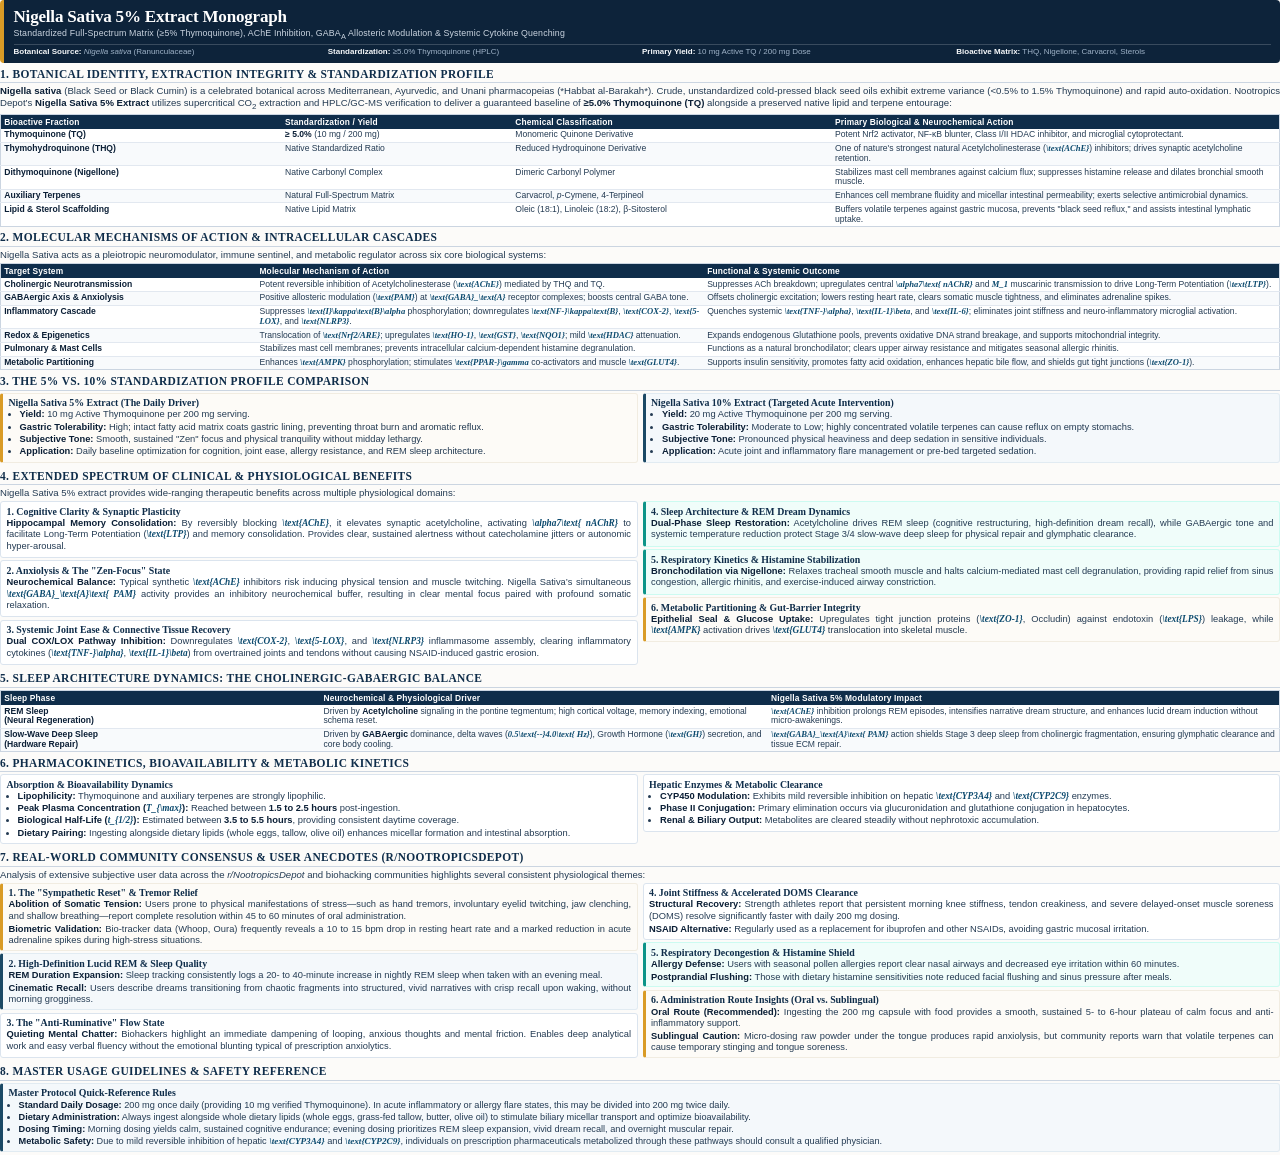
<file: science-coherence-database/science-coherence-protocol/nigella_sativa-alter.html>
<!DOCTYPE html>
<html lang="en">
<head>
<meta charset="UTF-8">
<title>Nigella Sativa 5% Master Pharmacological, Neuromodulatory & Clinical Monograph</title>
<style>
  *, *::before, *::after {
    box-sizing: border-box;
  }
  
  @page {
    size: A4;
    margin: 8mm 8mm 10mm 8mm;
    background-color: #fcfbf9;
    @bottom-left {
      content: "NOOTROPICS DEPOT NIGELLA SATIVA 5% EXTRACT — MASTER PHARMACOLOGICAL DOSSIER";
      font-size: 6.2pt;
      font-family: -apple-system, BlinkMacSystemFont, "Segoe UI", Roboto, Helvetica, Arial, sans-serif;
      color: #829ab1;
      font-weight: 600;
      letter-spacing: 0.5px;
    }
    @bottom-right {
      content: "Page " counter(page) " of " counter(pages);
      font-size: 6.6pt;
      font-family: -apple-system, BlinkMacSystemFont, "Segoe UI", Roboto, Helvetica, Arial, sans-serif;
      color: #627d98;
      font-weight: 700;
    }
  }

  body {
    margin: 0;
    padding: 0;
    font-family: -apple-system, BlinkMacSystemFont, "Segoe UI", Roboto, Helvetica, Arial, sans-serif;
    color: #243b53;
    font-size: 7.2pt;
    line-height: 1.22;
    background-color: #fcfbf9;
  }

  h1, h2, h3, h4 {
    color: #0b1f36;
    font-family: "Georgia", serif;
    font-weight: 700;
    margin-top: 0;
  }

  h1 {
    font-size: 12.8pt;
    line-height: 1.15;
    letter-spacing: -0.2px;
    margin-bottom: 2px;
    color: #ffffff;
  }

  h2 {
    font-size: 8.6pt;
    line-height: 1.18;
    border-bottom: 1px solid #cbd5e1;
    padding-bottom: 1.2px;
    margin-top: 4.5px;
    margin-bottom: 2px;
    page-break-after: avoid;
    color: #0f2d4a;
    text-transform: uppercase;
    letter-spacing: 0.35px;
  }

  h3 {
    font-size: 7.4pt;
    line-height: 1.14;
    margin-top: 2px;
    margin-bottom: 1px;
    page-break-after: avoid;
    color: #1b4965;
  }

  p {
    margin-top: 0;
    margin-bottom: 2px;
    text-align: justify;
  }

  ul, ol {
    margin-top: 0;
    margin-bottom: 2px;
    padding-left: 10px;
  }

  li {
    margin-bottom: 0.8px;
  }

  strong {
    color: #0b1f36;
    font-weight: 600;
  }

  .math {
    font-family: "Georgia", "Times New Roman", serif;
    font-style: italic;
    font-weight: 600;
    color: #0c4a6e;
  }

  .header-card {
    background-color: #0d233a;
    color: #ffffff;
    padding: 6.5px 9.5px;
    border-radius: 4px;
    margin-bottom: 3.5px;
    border-left: 4px solid #d99b26;
  }

  .header-card .tagline {
    font-size: 6.6pt;
    color: #cbd5e1;
    line-height: 1.15;
    font-weight: 400;
    letter-spacing: 0.15px;
  }

  .meta-grid {
    display: table;
    width: 100%;
    margin-top: 2.5px;
    padding-top: 2px;
    border-top: 1px solid rgba(255, 255, 255, 0.18);
  }

  .meta-col {
    display: table-cell;
    font-size: 6pt;
    color: #9fb3c8;
    width: 25%;
  }

  .meta-col strong {
    color: #f8fafc;
  }

  .card {
    background-color: #ffffff;
    border: 1px solid #dbe4ee;
    border-radius: 3px;
    padding: 3.5px 5.5px;
    margin-bottom: 2.5px;
    page-break-inside: avoid;
  }

  .callout-gold {
    background-color: #fdfbf7;
    border-left: 3px solid #d99b26;
    border-top: 1px solid #f1ece1;
    border-right: 1px solid #f1ece1;
    border-bottom: 1px solid #f1ece1;
    border-radius: 3px;
    padding: 3.5px 5.5px;
    margin-bottom: 2.5px;
    page-break-inside: avoid;
  }

  .callout-blue {
    background-color: #f4f8fb;
    border-left: 3px solid #1b4965;
    border-top: 1px solid #e1ebf2;
    border-right: 1px solid #e1ebf2;
    border-bottom: 1px solid #e1ebf2;
    border-radius: 3px;
    padding: 3.5px 5.5px;
    margin-bottom: 2.5px;
    page-break-inside: avoid;
  }

  .callout-teal {
    background-color: #f0fdfa;
    border-left: 3px solid #0d9488;
    border-top: 1px solid #ccfbf1;
    border-right: 1px solid #ccfbf1;
    border-bottom: 1px solid #ccfbf1;
    border-radius: 3px;
    padding: 3.5px 5.5px;
    margin-bottom: 2.5px;
    page-break-inside: avoid;
  }

  .two-col-table {
    display: table;
    width: 100%;
    margin-bottom: 2px;
    page-break-inside: avoid;
  }

  .col-cell {
    display: table-cell;
    width: 50%;
    vertical-align: top;
    padding-right: 2.5px;
  }

  .col-cell:last-child {
    padding-right: 0;
    padding-left: 2.5px;
  }

  table.data-table {
    width: 100%;
    border-collapse: collapse;
    margin-top: 1.2px;
    margin-bottom: 2.5px;
    font-size: 6.45pt;
    background-color: #ffffff;
    border-radius: 3px;
    border: 1px solid #cbd5e1;
    page-break-inside: avoid;
  }

  table.data-table th {
    background-color: #0f2d4a;
    color: #ffffff;
    font-family: -apple-system, BlinkMacSystemFont, "Segoe UI", Roboto, sans-serif;
    font-weight: 600;
    text-align: left;
    padding: 2px 3.2px;
    font-size: 6.3pt;
    letter-spacing: 0.15px;
  }

  table.data-table td {
    padding: 1.6px 3.2px;
    border-bottom: 1px solid #e2e8f0;
    color: #243b53;
    vertical-align: top;
    line-height: 1.12;
  }

  table.data-table tr:nth-child(even) td {
    background-color: #f8fafc;
  }

  table.data-table tr:last-child td {
    border-bottom: none;
  }

  .badge {
    display: inline-block;
    padding: 1px 2.2px;
    border-radius: 2px;
    font-size: 5.6pt;
    font-weight: 700;
    text-transform: uppercase;
    letter-spacing: 0.25px;
    margin-bottom: 1px;
  }

  .badge-prime { background-color: #e0f2fe; color: #0369a1; }
  .badge-clear { background-color: #fef3c7; color: #92400e; }
  .badge-fast  { background-color: #fee2e2; color: #b91c1c; }
  .badge-flood { background-color: #1e1b4b; color: #e0e7ff; }
  .badge-rec   { background-color: #ecfdf5; color: #065f46; }
  .badge-keto  { background-color: #f3e8ff; color: #6b21a8; }

  .page-container {
    page-break-inside: avoid;
  }
</style>
</head>
<body>

  <!-- ==================== PAGE 1 ==================== -->
  <div class="page-container">
    <div class="header-card">
      <h1>Nigella Sativa 5% Extract Monograph</h1>
      <div class="tagline">Standardized Full-Spectrum Matrix (≥5% Thymoquinone), AChE Inhibition, GABA<sub>A</sub> Allosteric Modulation & Systemic Cytokine Quenching</div>
      <div class="meta-grid">
        <div class="meta-col"><strong>Botanical Source:</strong> <em>Nigella sativa</em> (Ranunculaceae)</div>
        <div class="meta-col"><strong>Standardization:</strong> ≥5.0% Thymoquinone (HPLC)</div>
        <div class="meta-col"><strong>Primary Yield:</strong> 10 mg Active TQ / 200 mg Dose</div>
        <div class="meta-col"><strong>Bioactive Matrix:</strong> THQ, Nigellone, Carvacrol, Sterols</div>
      </div>
    </div>

    <h2>1. Botanical Identity, Extraction Integrity & Standardization Profile</h2>
    <p>
      <strong>Nigella sativa</strong> (Black Seed or Black Cumin) is a celebrated botanical across Mediterranean, Ayurvedic, and Unani pharmacopeias (*Habbat al-Barakah*). Crude, unstandardized cold-pressed black seed oils exhibit extreme variance (&lt;0.5% to 1.5% Thymoquinone) and rapid auto-oxidation. Nootropics Depot’s <strong>Nigella Sativa 5% Extract</strong> utilizes supercritical CO<sub>2</sub> extraction and HPLC/GC-MS verification to deliver a guaranteed baseline of <strong>≥5.0% Thymoquinone (TQ)</strong> alongside a preserved native lipid and terpene entourage:
    </p>

    <table class="data-table">
      <thead>
        <tr>
          <th style="width: 22%;">Bioactive Fraction</th>
          <th style="width: 18%;">Standardization / Yield</th>
          <th style="width: 25%;">Chemical Classification</th>
          <th style="width: 35%;">Primary Biological & Neurochemical Action</th>
        </tr>
      </thead>
      <tbody>
        <tr>
          <td><strong>Thymoquinone (TQ)</strong></td>
          <td><strong>≥ 5.0%</strong> (10 mg / 200 mg)</td>
          <td>Monomeric Quinone Derivative</td>
          <td>Potent Nrf2 activator, NF-&kappa;B blunter, Class I/II HDAC inhibitor, and microglial cytoprotectant.</td>
        </tr>
        <tr>
          <td><strong>Thymohydroquinone (THQ)</strong></td>
          <td>Native Standardized Ratio</td>
          <td>Reduced Hydroquinone Derivative</td>
          <td>One of nature's strongest natural Acetylcholinesterase (<span class="math">\text{AChE}</span>) inhibitors; drives synaptic acetylcholine retention.</td>
        </tr>
        <tr>
          <td><strong>Dithymoquinone (Nigellone)</strong></td>
          <td>Native Carbonyl Complex</td>
          <td>Dimeric Carbonyl Polymer</td>
          <td>Stabilizes mast cell membranes against calcium flux; suppresses histamine release and dilates bronchial smooth muscle.</td>
        </tr>
        <tr>
          <td><strong>Auxiliary Terpenes</strong></td>
          <td>Natural Full-Spectrum Matrix</td>
          <td>Carvacrol, <em>p</em>-Cymene, 4-Terpineol</td>
          <td>Enhances cell membrane fluidity and micellar intestinal permeability; exerts selective antimicrobial dynamics.</td>
        </tr>
        <tr>
          <td><strong>Lipid & Sterol Scaffolding</strong></td>
          <td>Native Lipid Matrix</td>
          <td>Oleic (18:1), Linoleic (18:2), &beta;-Sitosterol</td>
          <td>Buffers volatile terpenes against gastric mucosa, prevents "black seed reflux," and assists intestinal lymphatic uptake.</td>
        </tr>
      </tbody>
    </table>

    <h2>2. Molecular Mechanisms of Action & Intracellular Cascades</h2>
    <p>
      Nigella Sativa acts as a pleiotropic neuromodulator, immune sentinel, and metabolic regulator across six core biological systems:
    </p>

    <table class="data-table">
      <thead>
        <tr>
          <th style="width: 20%;">Target System</th>
          <th style="width: 35%;">Molecular Mechanism of Action</th>
          <th style="width: 45%;">Functional & Systemic Outcome</th>
        </tr>
      </thead>
      <tbody>
        <tr>
          <td><strong>Cholinergic Neurotransmission</strong></td>
          <td>Potent reversible inhibition of Acetylcholinesterase (<span class="math">\text{AChE}</span>) mediated by THQ and TQ.</td>
          <td>Suppresses ACh breakdown; upregulates central <span class="math">\alpha7\text{ nAChR}</span> and <span class="math">M_1</span> muscarinic transmission to drive Long-Term Potentiation (<span class="math">\text{LTP}</span>).</td>
        </tr>
        <tr>
          <td><strong>GABAergic Axis & Anxiolysis</strong></td>
          <td>Positive allosteric modulation (<span class="math">\text{PAM}</span>) at <span class="math">\text{GABA}_\text{A}</span> receptor complexes; boosts central GABA tone.</td>
          <td>Offsets cholinergic excitation; lowers resting heart rate, clears somatic muscle tightness, and eliminates adrenaline spikes.</td>
        </tr>
        <tr>
          <td><strong>Inflammatory Cascade</strong></td>
          <td>Suppresses <span class="math">\text{I}\kappa\text{B}\alpha</span> phosphorylation; downregulates <span class="math">\text{NF-}\kappa\text{B}</span>, <span class="math">\text{COX-2}</span>, <span class="math">\text{5-LOX}</span>, and <span class="math">\text{NLRP3}</span>.</td>
          <td>Quenches systemic <span class="math">\text{TNF-}\alpha}</span>, <span class="math">\text{IL-1}\beta</span>, and <span class="math">\text{IL-6}</span>; eliminates joint stiffness and neuro-inflammatory microglial activation.</td>
        </tr>
        <tr>
          <td><strong>Redox & Epigenetics</strong></td>
          <td>Translocation of <span class="math">\text{Nrf2/ARE}</span>; upregulates <span class="math">\text{HO-1}</span>, <span class="math">\text{GST}</span>, <span class="math">\text{NQO1}</span>; mild <span class="math">\text{HDAC}</span> attenuation.</td>
          <td>Expands endogenous Glutathione pools, prevents oxidative DNA strand breakage, and supports mitochondrial integrity.</td>
        </tr>
        <tr>
          <td><strong>Pulmonary & Mast Cells</strong></td>
          <td>Stabilizes mast cell membranes; prevents intracellular calcium-dependent histamine degranulation.</td>
          <td>Functions as a natural bronchodilator; clears upper airway resistance and mitigates seasonal allergic rhinitis.</td>
        </tr>
        <tr>
          <td><strong>Metabolic Partitioning</strong></td>
          <td>Enhances <span class="math">\text{AMPK}</span> phosphorylation; stimulates <span class="math">\text{PPAR-}\gamma</span> co-activators and muscle <span class="math">\text{GLUT4}</span>.</td>
          <td>Supports insulin sensitivity, promotes fatty acid oxidation, enhances hepatic bile flow, and shields gut tight junctions (<span class="math">\text{ZO-1}</span>).</td>
        </tr>
      </tbody>
    </table>

    <h2>3. The 5% vs. 10% Standardization Profile Comparison</h2>
    <div class="two-col-table">
      <div class="col-cell">
        <div class="callout-gold">
          <h3 style="margin-top:0; color:#0f2d4a;">Nigella Sativa 5% Extract (The Daily Driver)</h3>
          <ul style="font-size:7pt; margin-bottom:0; padding-left:11px;">
            <li><strong>Yield:</strong> 10 mg Active Thymoquinone per 200 mg serving.</li>
            <li><strong>Gastric Tolerability:</strong> High; intact fatty acid matrix coats gastric lining, preventing throat burn and aromatic reflux.</li>
            <li><strong>Subjective Tone:</strong> Smooth, sustained "Zen" focus and physical tranquility without midday lethargy.</li>
            <li><strong>Application:</strong> Daily baseline optimization for cognition, joint ease, allergy resistance, and REM sleep architecture.</li>
          </ul>
        </div>
      </div>
      <div class="col-cell">
        <div class="callout-blue">
          <h3 style="margin-top:0; color:#0f2d4a;">Nigella Sativa 10% Extract (Targeted Acute Intervention)</h3>
          <ul style="font-size:7pt; margin-bottom:0; padding-left:11px;">
            <li><strong>Yield:</strong> 20 mg Active Thymoquinone per 200 mg serving.</li>
            <li><strong>Gastric Tolerability:</strong> Moderate to Low; highly concentrated volatile terpenes can cause reflux on empty stomachs.</li>
            <li><strong>Subjective Tone:</strong> Pronounced physical heaviness and deep sedation in sensitive individuals.</li>
            <li><strong>Application:</strong> Acute joint and inflammatory flare management or pre-bed targeted sedation.</li>
          </ul>
        </div>
      </div>
    </div>
  </div>

  <!-- ==================== PAGE 2 ==================== -->
  <div class="page-container">
    <h2>4. Extended Spectrum of Clinical & Physiological Benefits</h2>
    <p>
      Nigella Sativa 5% extract provides wide-ranging therapeutic benefits across multiple physiological domains:
    </p>

    <div class="two-col-table">
      <div class="col-cell">
        <div class="card">
          <h3 style="margin-top:0; color:#0f2d4a;">1. Cognitive Clarity & Synaptic Plasticity</h3>
          <p style="font-size:7pt; margin-bottom:1.5px;">
            <strong>Hippocampal Memory Consolidation:</strong> By reversibly blocking <span class="math">\text{AChE}</span>, it elevates synaptic acetylcholine, activating <span class="math">\alpha7\text{ nAChR}</span> to facilitate Long-Term Potentiation (<span class="math">\text{LTP}</span>) and memory consolidation. Provides clear, sustained alertness without catecholamine jitters or autonomic hyper-arousal.
          </p>
        </div>
        <div class="card">
          <h3 style="margin-top:0; color:#0f2d4a;">2. Anxiolysis & The "Zen-Focus" State</h3>
          <p style="font-size:7pt; margin-bottom:1.5px;">
            <strong>Neurochemical Balance:</strong> Typical synthetic <span class="math">\text{AChE}</span> inhibitors risk inducing physical tension and muscle twitching. Nigella Sativa’s simultaneous <span class="math">\text{GABA}_\text{A}\text{ PAM}</span> activity provides an inhibitory neurochemical buffer, resulting in clear mental focus paired with profound somatic relaxation.
          </p>
        </div>
        <div class="card">
          <h3 style="margin-top:0; color:#0f2d4a;">3. Systemic Joint Ease & Connective Tissue Recovery</h3>
          <p style="font-size:7pt; margin-bottom:1.5px;">
            <strong>Dual COX/LOX Pathway Inhibition:</strong> Downregulates <span class="math">\text{COX-2}</span>, <span class="math">\text{5-LOX}</span>, and <span class="math">\text{NLRP3}</span> inflammasome assembly, clearing inflammatory cytokines (<span class="math">\text{TNF-}\alpha}</span>, <span class="math">\text{IL-1}\beta</span>) from overtrained joints and tendons without causing NSAID-induced gastric erosion.
          </p>
        </div>
      </div>

      <div class="col-cell">
        <div class="callout-teal">
          <h3 style="margin-top:0; color:#0f2d4a;">4. Sleep Architecture & REM Dream Dynamics</h3>
          <p style="font-size:7pt; margin-bottom:1.5px;">
            <strong>Dual-Phase Sleep Restoration:</strong> Acetylcholine drives REM sleep (cognitive restructuring, high-definition dream recall), while GABAergic tone and systemic temperature reduction protect Stage 3/4 slow-wave deep sleep for physical repair and glymphatic clearance.
          </p>
        </div>
        <div class="callout-teal">
          <h3 style="margin-top:0; color:#0f2d4a;">5. Respiratory Kinetics & Histamine Stabilization</h3>
          <p style="font-size:7pt; margin-bottom:1.5px;">
            <strong>Bronchodilation via Nigellone:</strong> Relaxes tracheal smooth muscle and halts calcium-mediated mast cell degranulation, providing rapid relief from sinus congestion, allergic rhinitis, and exercise-induced airway constriction.
          </p>
        </div>
        <div class="callout-gold">
          <h3 style="margin-top:0; color:#0f2d4a;">6. Metabolic Partitioning & Gut-Barrier Integrity</h3>
          <p style="font-size:7pt; margin-bottom:1.5px;">
            <strong>Epithelial Seal & Glucose Uptake:</strong> Upregulates tight junction proteins (<span class="math">\text{ZO-1}</span>, Occludin) against endotoxin (<span class="math">\text{LPS}</span>) leakage, while <span class="math">\text{AMPK}</span> activation drives <span class="math">\text{GLUT4}</span> translocation into skeletal muscle.
          </p>
        </div>
      </div>
    </div>

    <h2>5. Sleep Architecture Dynamics: The Cholinergic-GABAergic Balance</h2>
    <table class="data-table">
      <thead>
        <tr>
          <th style="width: 25%;">Sleep Phase</th>
          <th style="width: 35%;">Neurochemical & Physiological Driver</th>
          <th style="width: 40%;">Nigella Sativa 5% Modulatory Impact</th>
        </tr>
      </thead>
      <tbody>
        <tr>
          <td><strong>REM Sleep<br>(Neural Regeneration)</strong></td>
          <td>Driven by <strong>Acetylcholine</strong> signaling in the pontine tegmentum; high cortical voltage, memory indexing, emotional schema reset.</td>
          <td><span class="math">\text{AChE}</span> inhibition prolongs REM episodes, intensifies narrative dream structure, and enhances lucid dream induction without micro-awakenings.</td>
        </tr>
        <tr>
          <td><strong>Slow-Wave Deep Sleep<br>(Hardware Repair)</strong></td>
          <td>Driven by <strong>GABAergic</strong> dominance, delta waves (<span class="math">0.5\text{--}4.0\text{ Hz}</span>), Growth Hormone (<span class="math">\text{GH}</span>) secretion, and core body cooling.</td>
          <td><span class="math">\text{GABA}_\text{A}\text{ PAM}</span> action shields Stage 3 deep sleep from cholinergic fragmentation, ensuring glymphatic clearance and tissue ECM repair.</td>
        </tr>
      </tbody>
    </table>

    <h2>6. Pharmacokinetics, Bioavailability & Metabolic Kinetics</h2>
    <div class="two-col-table">
      <div class="col-cell">
        <div class="card">
          <h3 style="margin-top:0; color:#0f2d4a;">Absorption & Bioavailability Dynamics</h3>
          <ul style="font-size:7pt; margin-bottom:0; padding-left:11px;">
            <li><strong>Lipophilicity:</strong> Thymoquinone and auxiliary terpenes are strongly lipophilic.</li>
            <li><strong>Peak Plasma Concentration (<span class="math">T_{\max}</span>):</strong> Reached between <strong>1.5 to 2.5 hours</strong> post-ingestion.</li>
            <li><strong>Biological Half-Life (<span class="math">t_{1/2}</span>):</strong> Estimated between <strong>3.5 to 5.5 hours</strong>, providing consistent daytime coverage.</li>
            <li><strong>Dietary Pairing:</strong> Ingesting alongside dietary lipids (whole eggs, tallow, olive oil) enhances micellar formation and intestinal absorption.</li>
          </ul>
        </div>
      </div>
      <div class="col-cell">
        <div class="card">
          <h3 style="margin-top:0; color:#0f2d4a;">Hepatic Enzymes & Metabolic Clearance</h3>
          <ul style="font-size:7pt; margin-bottom:0; padding-left:11px;">
            <li><strong>CYP450 Modulation:</strong> Exhibits mild reversible inhibition on hepatic <span class="math">\text{CYP3A4}</span> and <span class="math">\text{CYP2C9}</span> enzymes.</li>
            <li><strong>Phase II Conjugation:</strong> Primary elimination occurs via glucuronidation and glutathione conjugation in hepatocytes.</li>
            <li><strong>Renal & Biliary Output:</strong> Metabolites are cleared steadily without nephrotoxic accumulation.</li>
          </ul>
        </div>
      </div>
    </div>
  </div>

  <!-- ==================== PAGE 3 ==================== -->
  <div class="page-container">
    <h2>7. Real-World Community Consensus & User Anecdotes (r/NootropicsDepot)</h2>
    <p>
      Analysis of extensive subjective user data across the <em>r/NootropicsDepot</em> and biohacking communities highlights several consistent physiological themes:
    </p>

    <div class="two-col-table">
      <div class="col-cell">
        <div class="callout-gold">
          <h3 style="margin-top:0; color:#0f2d4a;">1. The "Sympathetic Reset" & Tremor Relief</h3>
          <p style="font-size:7pt; margin-bottom:1.5px;">
            <strong>Abolition of Somatic Tension:</strong> Users prone to physical manifestations of stress—such as hand tremors, involuntary eyelid twitching, jaw clenching, and shallow breathing—report complete resolution within 45 to 60 minutes of oral administration.
          </p>
          <p style="font-size:7pt; margin-bottom:0;">
            <strong>Biometric Validation:</strong> Bio-tracker data (Whoop, Oura) frequently reveals a 10 to 15 bpm drop in resting heart rate and a marked reduction in acute adrenaline spikes during high-stress situations.
          </p>
        </div>
        <div class="callout-blue">
          <h3 style="margin-top:0; color:#0f2d4a;">2. High-Definition Lucid REM & Sleep Quality</h3>
          <p style="font-size:7pt; margin-bottom:1.5px;">
            <strong>REM Duration Expansion:</strong> Sleep tracking consistently logs a 20- to 40-minute increase in nightly REM sleep when taken with an evening meal.
          </p>
          <p style="font-size:7pt; margin-bottom:0;">
            <strong>Cinematic Recall:</strong> Users describe dreams transitioning from chaotic fragments into structured, vivid narratives with crisp recall upon waking, without morning grogginess.
          </p>
        </div>
        <div class="card">
          <h3 style="margin-top:0; color:#0f2d4a;">3. The "Anti-Ruminative" Flow State</h3>
          <p style="font-size:7pt; margin-bottom:1.5px;">
            <strong>Quieting Mental Chatter:</strong> Biohackers highlight an immediate dampening of looping, anxious thoughts and mental friction. Enables deep analytical work and easy verbal fluency without the emotional blunting typical of prescription anxiolytics.
          </p>
        </div>
      </div>

      <div class="col-cell">
        <div class="card">
          <h3 style="margin-top:0; color:#0f2d4a;">4. Joint Stiffness & Accelerated DOMS Clearance</h3>
          <p style="font-size:7pt; margin-bottom:1.5px;">
            <strong>Structural Recovery:</strong> Strength athletes report that persistent morning knee stiffness, tendon creakiness, and severe delayed-onset muscle soreness (DOMS) resolve significantly faster with daily 200 mg dosing.
          </p>
          <p style="font-size:7pt; margin-bottom:0;">
            <strong>NSAID Alternative:</strong> Regularly used as a replacement for ibuprofen and other NSAIDs, avoiding gastric mucosal irritation.
          </p>
        </div>
        <div class="callout-teal">
          <h3 style="margin-top:0; color:#0f2d4a;">5. Respiratory Decongestion & Histamine Shield</h3>
          <p style="font-size:7pt; margin-bottom:1.5px;">
            <strong>Allergy Defense:</strong> Users with seasonal pollen allergies report clear nasal airways and decreased eye irritation within 60 minutes.
          </p>
          <p style="font-size:7pt; margin-bottom:0;">
            <strong>Postprandial Flushing:</strong> Those with dietary histamine sensitivities note reduced facial flushing and sinus pressure after meals.
          </p>
        </div>
        <div class="callout-gold">
          <h3 style="margin-top:0; color:#0f2d4a;">6. Administration Route Insights (Oral vs. Sublingual)</h3>
          <p style="font-size:7pt; margin-bottom:1.5px;">
            <strong>Oral Route (Recommended):</strong> Ingesting the 200 mg capsule with food provides a smooth, sustained 5- to 6-hour plateau of calm focus and anti-inflammatory support.
          </p>
          <p style="font-size:7pt; margin-bottom:0;">
            <strong>Sublingual Caution:</strong> Micro-dosing raw powder under the tongue produces rapid anxiolysis, but community reports warn that volatile terpenes can cause temporary stinging and tongue soreness.
          </p>
        </div>
      </div>
    </div>

    <h2>8. Master Usage Guidelines & Safety Reference</h2>
    <div class="callout-blue">
      <h3 style="margin-top:0; color:#0f2d4a;">Master Protocol Quick-Reference Rules</h3>
      <ul style="font-size:6.9pt; margin-bottom:0; padding-left:10px;">
        <li><strong>Standard Daily Dosage:</strong> 200 mg once daily (providing 10 mg verified Thymoquinone). In acute inflammatory or allergy flare states, this may be divided into 200 mg twice daily.</li>
        <li><strong>Dietary Administration:</strong> Always ingest alongside whole dietary lipids (whole eggs, grass-fed tallow, butter, olive oil) to stimulate biliary micellar transport and optimize bioavailability.</li>
        <li><strong>Dosing Timing:</strong> Morning dosing yields calm, sustained cognitive endurance; evening dosing prioritizes REM sleep expansion, vivid dream recall, and overnight muscular repair.</li>
        <li><strong>Metabolic Safety:</strong> Due to mild reversible inhibition of hepatic <span class="math">\text{CYP3A4}</span> and <span class="math">\text{CYP2C9}</span>, individuals on prescription pharmaceuticals metabolized through these pathways should consult a qualified physician.</li>
      </ul>
    </div>
  </div>

</body>
</html>
</file>
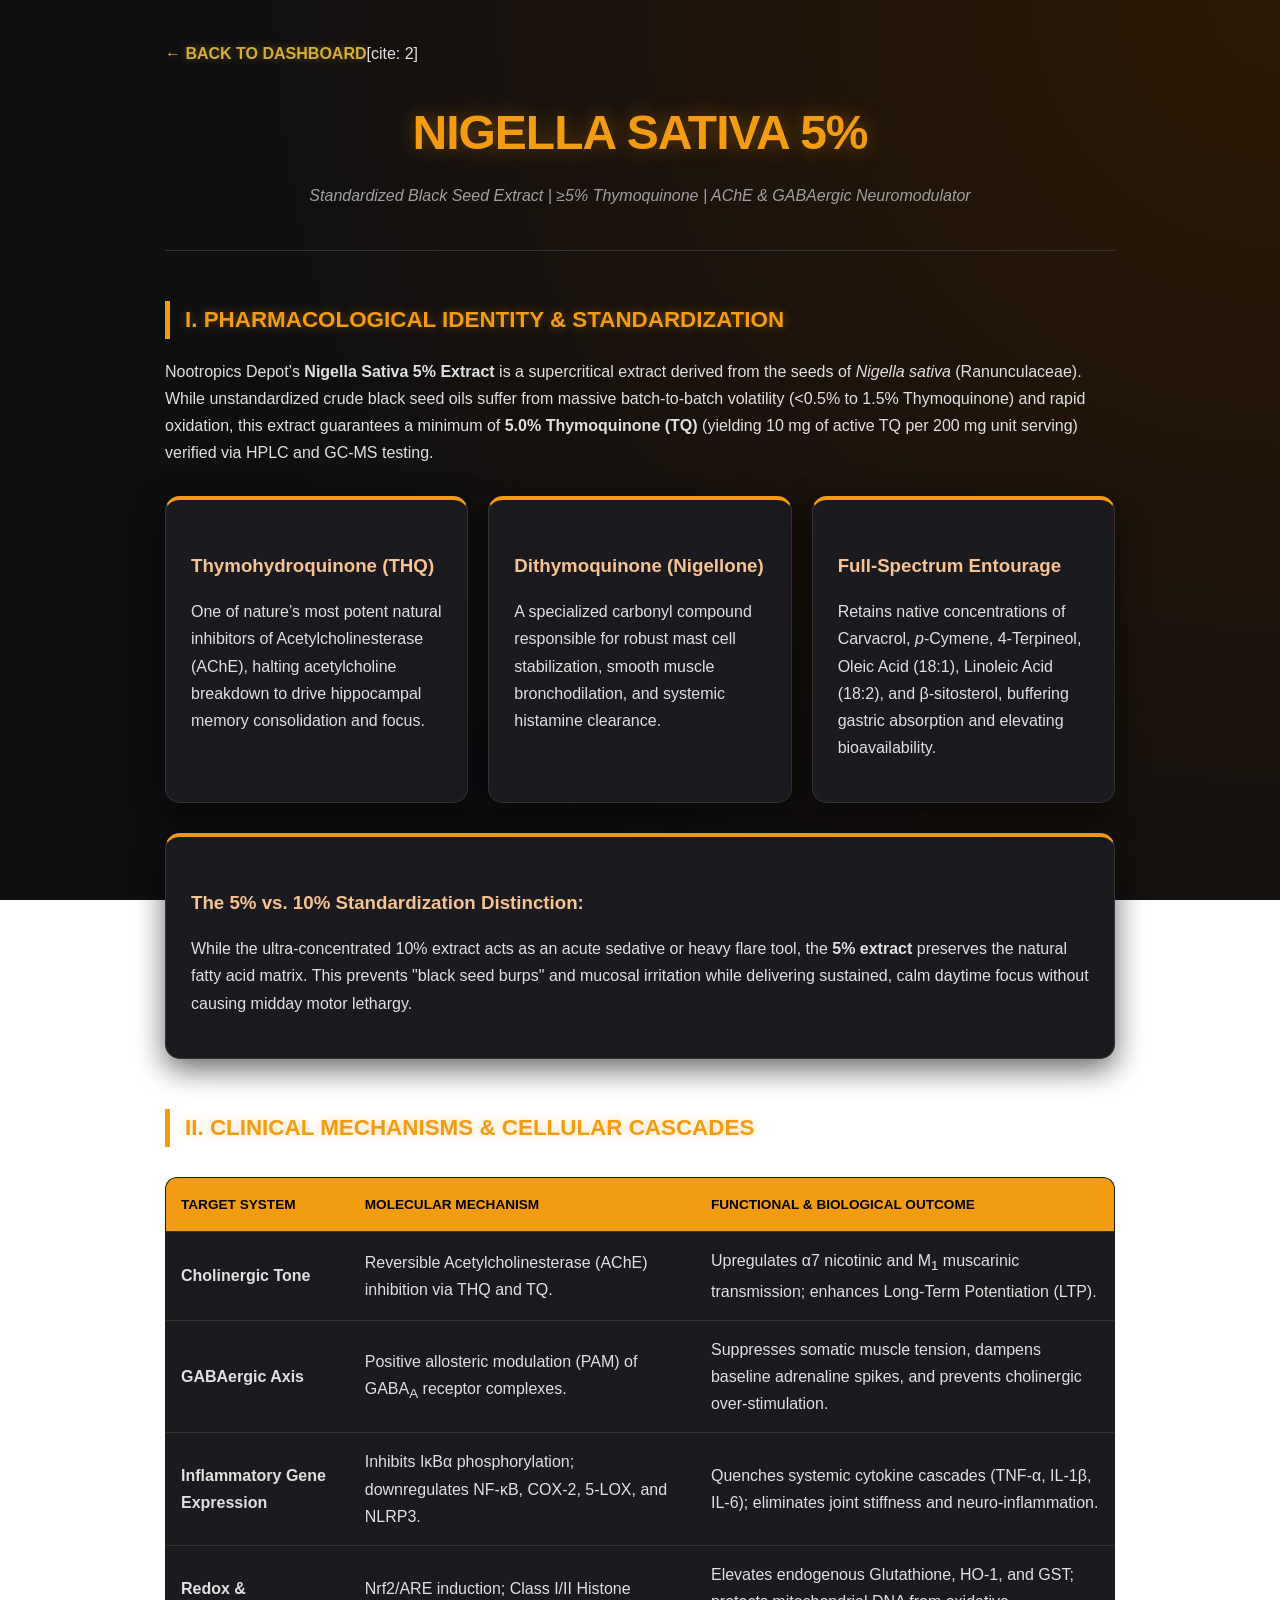
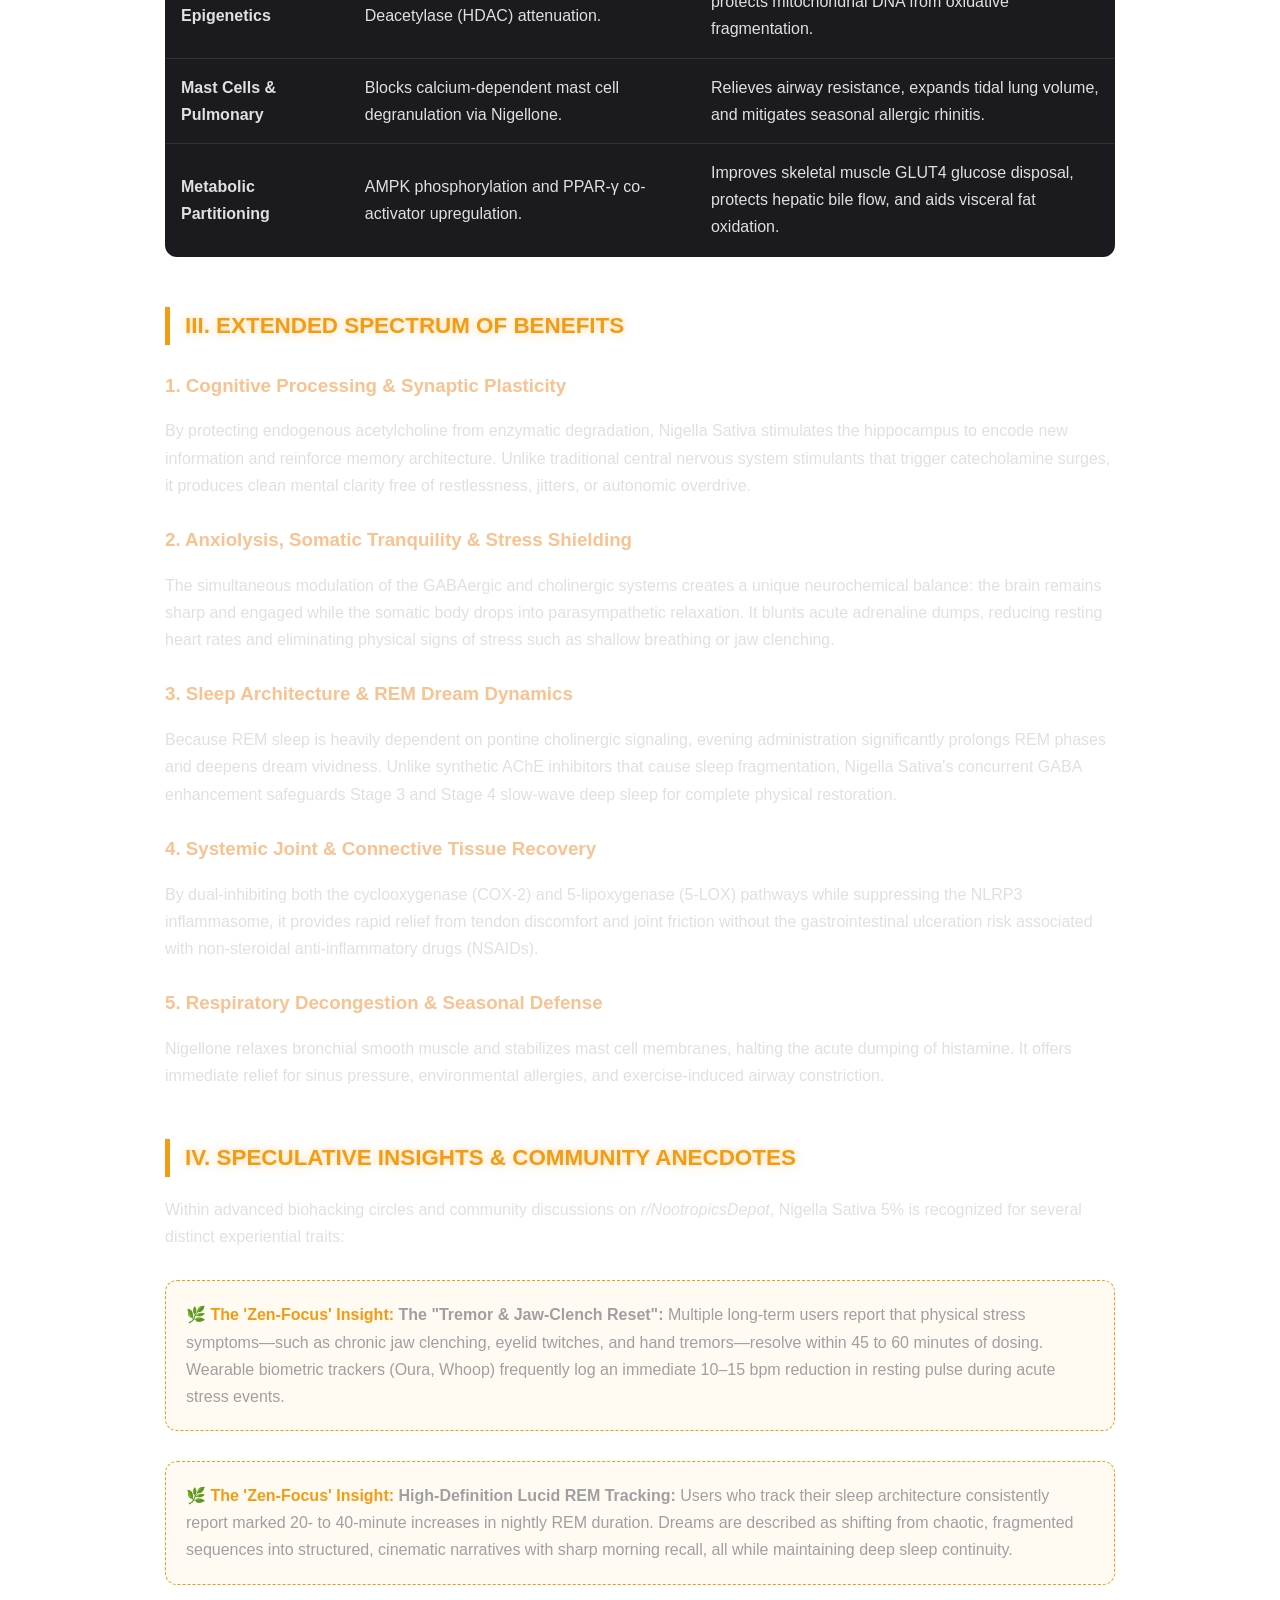
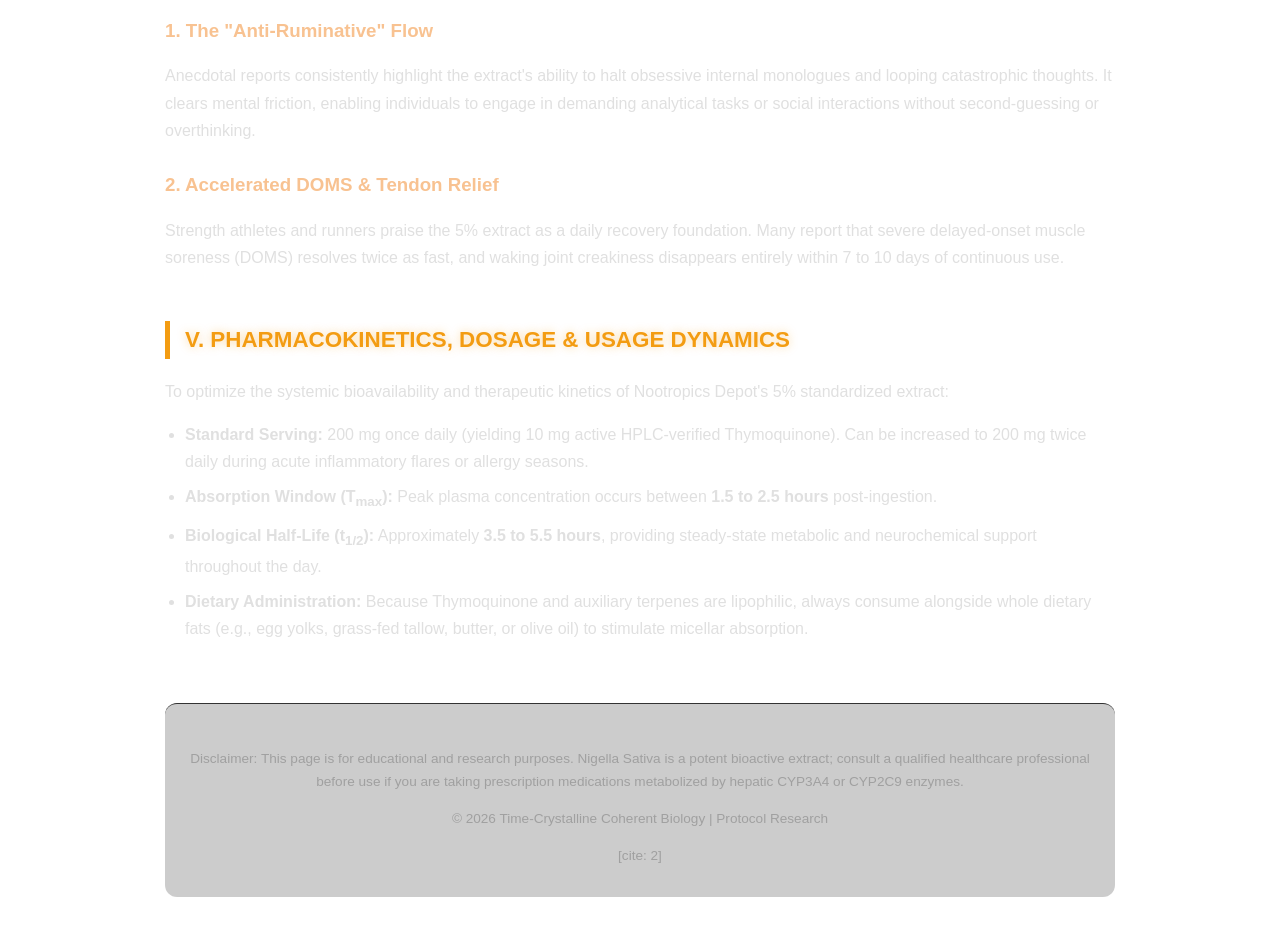
<file: science-coherence-database/science-coherence-protocol/nigella_sativa.html>
<!DOCTYPE html>
<html lang="en">
<head>
    <meta charset="UTF-8">
    <meta name="viewport" content="width=device-width, initial-scale=1.0">
    <title>Nigella Sativa 5%: The Master Neuromodulator & Anti-Inflammatory Matrix</title>
    <style>
        :root {
            --primary-bg: #0f0f12;
            --card-bg: #1a1a1f;
            --accent-amber: #f39c12;
            --accent-gold: #d4af37;
            --accent-glow: rgba(243, 156, 18, 0.4);
            --text-main: #e0e0e0;
            --text-dim: #a0a0a0;
        }

        /* TIME-CRYSTALLINE DASHBOARD MATCHED BACKGROUND */
        body { 
            font-family: 'Inter', 'Segoe UI', Tahoma, Geneva, Verdana, sans-serif; 
            line-height: 1.7; 
            color: var(--text-main); 
            max-width: 950px; 
            margin: auto; 
            padding: 40px 20px; 
            background: radial-gradient(circle at top right, #2d1802, var(--primary-bg) 70%);
            background-attachment: fixed;
        }

        /* RE-LINKING TO DASHBOARD STYLE */
        .back-link { 
            color: var(--accent-gold); 
            text-decoration: none; 
            font-weight: bold; 
            display: inline-block; 
            margin-bottom: 25px; 
            text-shadow: 0 0 10px rgba(212, 175, 55, 0.4);
            transition: 0.3s ease;
        }
        
        .back-link:hover { transform: translateX(-5px); }

        header { 
            border-bottom: 1px solid #333; 
            padding-bottom: 25px; 
            margin-bottom: 40px; 
            text-align: center; 
        }

        h1 { 
            color: var(--accent-amber); 
            font-size: 3em; 
            margin: 0;
            text-shadow: 0 0 20px var(--accent-glow);
            letter-spacing: -1px;
            font-weight: 900;
            text-transform: uppercase;
        }

        header p { 
            color: var(--text-dim); 
            font-style: italic; 
            margin-top: 8px;
        }

        h2 { 
            color: var(--accent-amber); 
            border-left: 5px solid var(--accent-amber); 
            padding-left: 15px; 
            margin-top: 50px; 
            text-shadow: 0 0 10px var(--accent-glow);
            text-transform: uppercase;
            font-size: 1.4em;
        }

        h3 { 
            color: #f8c291; 
            margin-top: 25px; 
            margin-bottom: 10px; 
        }

        /* SPECULATIVE CALLOUT BOXES */
        .speculative { 
            background-color: rgba(243, 156, 18, 0.05); 
            border: 1px dashed var(--accent-amber); 
            padding: 20px; 
            margin: 30px 0; 
            border-radius: 12px; 
            color: var(--text-dim);
            backdrop-filter: blur(4px);
        }

        .speculative::before { 
            content: "🌿 The 'Zen-Focus' Insight: "; 
            font-weight: bold; 
            color: var(--accent-amber); 
        }

        /* MECHANISM CARDS & GRIDS */
        .mechanism-grid { 
            display: grid; 
            grid-template-columns: repeat(auto-fit, minmax(280px, 1fr)); 
            gap: 20px; 
            margin: 30px 0; 
        }

        .card { 
            background: var(--card-bg); 
            border: 1px solid #333; 
            padding: 25px; 
            border-radius: 15px; 
            box-shadow: 0 10px 30px rgba(0,0,0,0.6); 
            border-top: 4px solid var(--accent-amber);
            transition: transform 0.3s ease;
        }

        .card:hover { 
            transform: translateY(-5px); 
            border-color: var(--accent-glow); 
        }

        .tech-box { 
            background: var(--card-bg); 
            border: 1px solid #333; 
            padding: 25px; 
            border-radius: 15px; 
            box-shadow: 0 10px 30px rgba(0,0,0,0.6); 
            border-top: 4px solid var(--accent-amber);
            margin: 25px 0;
        }

        /* TABLE STYLING */
        table { 
            width: 100%; 
            border-collapse: collapse; 
            margin: 30px 0; 
            background: var(--card-bg); 
            border-radius: 12px;
            overflow: hidden;
            border: 1px solid #333;
        }

        th, td { 
            border-bottom: 1px solid #333; 
            padding: 15px; 
            text-align: left; 
        }
        
        th { 
            background-color: var(--accent-amber); 
            color: #000; 
            text-transform: uppercase;
            font-weight: 800;
            font-size: 0.85em;
        }

        .highlight { 
            font-weight: bold; 
            color: var(--accent-amber); 
        }

        footer { 
            margin-top: 60px; 
            font-size: 0.85em; 
            text-align: center; 
            color: var(--text-dim); 
            border-top: 1px solid #333;
            padding: 30px 20px;
            background-color: rgba(0,0,0,0.2);
            border-radius: 12px;
        }

        ul { margin: 10px 0 15px 20px; padding: 0; }
        ul li { margin-bottom: 8px; }
    </style>
</head>
<body>

<a href="dashboard.html" class="back-link">← BACK TO DASHBOARD</a>[cite: 2]

<header>
    <h1>Nigella Sativa 5%</h1>
    <p><em>Standardized Black Seed Extract | ≥5% Thymoquinone | AChE & GABAergic Neuromodulator</em></p>
</header>

<section>
    <h2>I. Pharmacological Identity & Standardization</h2>
    <p>Nootropics Depot’s <strong>Nigella Sativa 5% Extract</strong> is a supercritical extract derived from the seeds of <em>Nigella sativa</em> (Ranunculaceae). While unstandardized crude black seed oils suffer from massive batch-to-batch volatility (&lt;0.5% to 1.5% Thymoquinone) and rapid oxidation, this extract guarantees a minimum of <strong>5.0% Thymoquinone (TQ)</strong> (yielding 10 mg of active TQ per 200 mg unit serving) verified via HPLC and GC-MS testing.</p>
    
    <div class="mechanism-grid">
        <div class="card">
            <h3>Thymohydroquinone (THQ)</h3>
            <p>One of nature’s most potent natural inhibitors of Acetylcholinesterase (AChE), halting acetylcholine breakdown to drive hippocampal memory consolidation and focus.</p>
        </div>
        <div class="card">
            <h3>Dithymoquinone (Nigellone)</h3>
            <p>A specialized carbonyl compound responsible for robust mast cell stabilization, smooth muscle bronchodilation, and systemic histamine clearance.</p>
        </div>
        <div class="card">
            <h3>Full-Spectrum Entourage</h3>
            <p>Retains native concentrations of Carvacrol, <em>p</em>-Cymene, 4-Terpineol, Oleic Acid (18:1), Linoleic Acid (18:2), and &beta;-sitosterol, buffering gastric absorption and elevating bioavailability.</p>
        </div>
    </div>

    <div class="tech-box">
        <h3>The 5% vs. 10% Standardization Distinction:</h3>
        <p>While the ultra-concentrated 10% extract acts as an acute sedative or heavy flare tool, the <strong>5% extract</strong> preserves the natural fatty acid matrix. This prevents "black seed burps" and mucosal irritation while delivering sustained, calm daytime focus without causing midday motor lethargy.</p>
    </div>
</section>

<section>
    <h2>II. Clinical Mechanisms & Cellular Cascades</h2>
    <table>
        <thead>
            <tr>
                <th>Target System</th>
                <th>Molecular Mechanism</th>
                <th>Functional & Biological Outcome</th>
            </tr>
        </thead>
        <tbody>
            <tr>
                <td><strong>Cholinergic Tone</strong></td>
                <td>Reversible Acetylcholinesterase (AChE) inhibition via THQ and TQ.</td>
                <td>Upregulates &alpha;7 nicotinic and M<sub>1</sub> muscarinic transmission; enhances Long-Term Potentiation (LTP).</td>
            </tr>
            <tr>
                <td><strong>GABAergic Axis</strong></td>
                <td>Positive allosteric modulation (PAM) of GABA<sub>A</sub> receptor complexes.</td>
                <td>Suppresses somatic muscle tension, dampens baseline adrenaline spikes, and prevents cholinergic over-stimulation.</td>
            </tr>
            <tr>
                <td><strong>Inflammatory Gene Expression</strong></td>
                <td>Inhibits I&kappa;B&alpha; phosphorylation; downregulates NF-&kappa;B, COX-2, 5-LOX, and NLRP3.</td>
                <td>Quenches systemic cytokine cascades (TNF-&alpha;, IL-1&beta;, IL-6); eliminates joint stiffness and neuro-inflammation.</td>
            </tr>
            <tr>
                <td><strong>Redox & Epigenetics</strong></td>
                <td>Nrf2/ARE induction; Class I/II Histone Deacetylase (HDAC) attenuation.</td>
                <td>Elevates endogenous Glutathione, HO-1, and GST; protects mitochondrial DNA from oxidative fragmentation.</td>
            </tr>
            <tr>
                <td><strong>Mast Cells & Pulmonary</strong></td>
                <td>Blocks calcium-dependent mast cell degranulation via Nigellone.</td>
                <td>Relieves airway resistance, expands tidal lung volume, and mitigates seasonal allergic rhinitis.</td>
            </tr>
            <tr>
                <td><strong>Metabolic Partitioning</strong></td>
                <td>AMPK phosphorylation and PPAR-&gamma; co-activator upregulation.</td>
                <td>Improves skeletal muscle GLUT4 glucose disposal, protects hepatic bile flow, and aids visceral fat oxidation.</td>
            </tr>
        </tbody>
    </table>
</section>

<section>
    <h2>III. Extended Spectrum of Benefits</h2>
    
    <h3>1. Cognitive Processing & Synaptic Plasticity</h3>
    <p>By protecting endogenous acetylcholine from enzymatic degradation, Nigella Sativa stimulates the hippocampus to encode new information and reinforce memory architecture. Unlike traditional central nervous system stimulants that trigger catecholamine surges, it produces clean mental clarity free of restlessness, jitters, or autonomic overdrive.</p>

    <h3>2. Anxiolysis, Somatic Tranquility & Stress Shielding</h3>
    <p>The simultaneous modulation of the GABAergic and cholinergic systems creates a unique neurochemical balance: the brain remains sharp and engaged while the somatic body drops into parasympathetic relaxation. It blunts acute adrenaline dumps, reducing resting heart rates and eliminating physical signs of stress such as shallow breathing or jaw clenching.</p>

    <h3>3. Sleep Architecture & REM Dream Dynamics</h3>
    <p>Because REM sleep is heavily dependent on pontine cholinergic signaling, evening administration significantly prolongs REM phases and deepens dream vividness. Unlike synthetic AChE inhibitors that cause sleep fragmentation, Nigella Sativa's concurrent GABA enhancement safeguards Stage 3 and Stage 4 slow-wave deep sleep for complete physical restoration.</p>

    <h3>4. Systemic Joint & Connective Tissue Recovery</h3>
    <p>By dual-inhibiting both the cyclooxygenase (COX-2) and 5-lipoxygenase (5-LOX) pathways while suppressing the NLRP3 inflammasome, it provides rapid relief from tendon discomfort and joint friction without the gastrointestinal ulceration risk associated with non-steroidal anti-inflammatory drugs (NSAIDs).</p>

    <h3>5. Respiratory Decongestion & Seasonal Defense</h3>
    <p>Nigellone relaxes bronchial smooth muscle and stabilizes mast cell membranes, halting the acute dumping of histamine. It offers immediate relief for sinus pressure, environmental allergies, and exercise-induced airway constriction.</p>
</section>

<section>
    <h2>IV. Speculative Insights & Community Anecdotes</h2>
    <p>Within advanced biohacking circles and community discussions on <em>r/NootropicsDepot</em>, Nigella Sativa 5% is recognized for several distinct experiential traits:</p>

    <div class="speculative">
        <strong>The "Tremor & Jaw-Clench Reset":</strong> Multiple long-term users report that physical stress symptoms—such as chronic jaw clenching, eyelid twitches, and hand tremors—resolve within 45 to 60 minutes of dosing. Wearable biometric trackers (Oura, Whoop) frequently log an immediate 10–15 bpm reduction in resting pulse during acute stress events.
    </div>

    <div class="speculative">
        <strong>High-Definition Lucid REM Tracking:</strong> Users who track their sleep architecture consistently report marked 20- to 40-minute increases in nightly REM duration. Dreams are described as shifting from chaotic, fragmented sequences into structured, cinematic narratives with sharp morning recall, all while maintaining deep sleep continuity.
    </div>

    <h3>1. The "Anti-Ruminative" Flow</h3>
    <p>Anecdotal reports consistently highlight the extract's ability to halt obsessive internal monologues and looping catastrophic thoughts. It clears mental friction, enabling individuals to engage in demanding analytical tasks or social interactions without second-guessing or overthinking.</p>

    <h3>2. Accelerated DOMS & Tendon Relief</h3>
    <p>Strength athletes and runners praise the 5% extract as a daily recovery foundation. Many report that severe delayed-onset muscle soreness (DOMS) resolves twice as fast, and waking joint creakiness disappears entirely within 7 to 10 days of continuous use.</p>
</section>

<section>
    <h2>V. Pharmacokinetics, Dosage & Usage Dynamics</h2>
    <p>To optimize the systemic bioavailability and therapeutic kinetics of Nootropics Depot's 5% standardized extract:</p>
    <ul>
        <li><strong>Standard Serving:</strong> 200 mg once daily (yielding 10 mg active HPLC-verified Thymoquinone). Can be increased to 200 mg twice daily during acute inflammatory flares or allergy seasons.</li>
        <li><strong>Absorption Window (T<sub>max</sub>):</strong> Peak plasma concentration occurs between <strong>1.5 to 2.5 hours</strong> post-ingestion.</li>
        <li><strong>Biological Half-Life (t<sub>1/2</sub>):</strong> Approximately <strong>3.5 to 5.5 hours</strong>, providing steady-state metabolic and neurochemical support throughout the day.</li>
        <li><strong>Dietary Administration:</strong> Because Thymoquinone and auxiliary terpenes are lipophilic, always consume alongside whole dietary fats (e.g., egg yolks, grass-fed tallow, butter, or olive oil) to stimulate micellar absorption.</li>
    </ul>
</section>

<footer>
    <p>Disclaimer: This page is for educational and research purposes. Nigella Sativa is a potent bioactive extract; consult a qualified healthcare professional before use if you are taking prescription medications metabolized by hepatic CYP3A4 or CYP2C9 enzymes.</p>
    <p>&copy; 2026 Time-Crystalline Coherent Biology | Protocol Research</p>[cite: 2]
</footer>

</body>
</html>
</file>
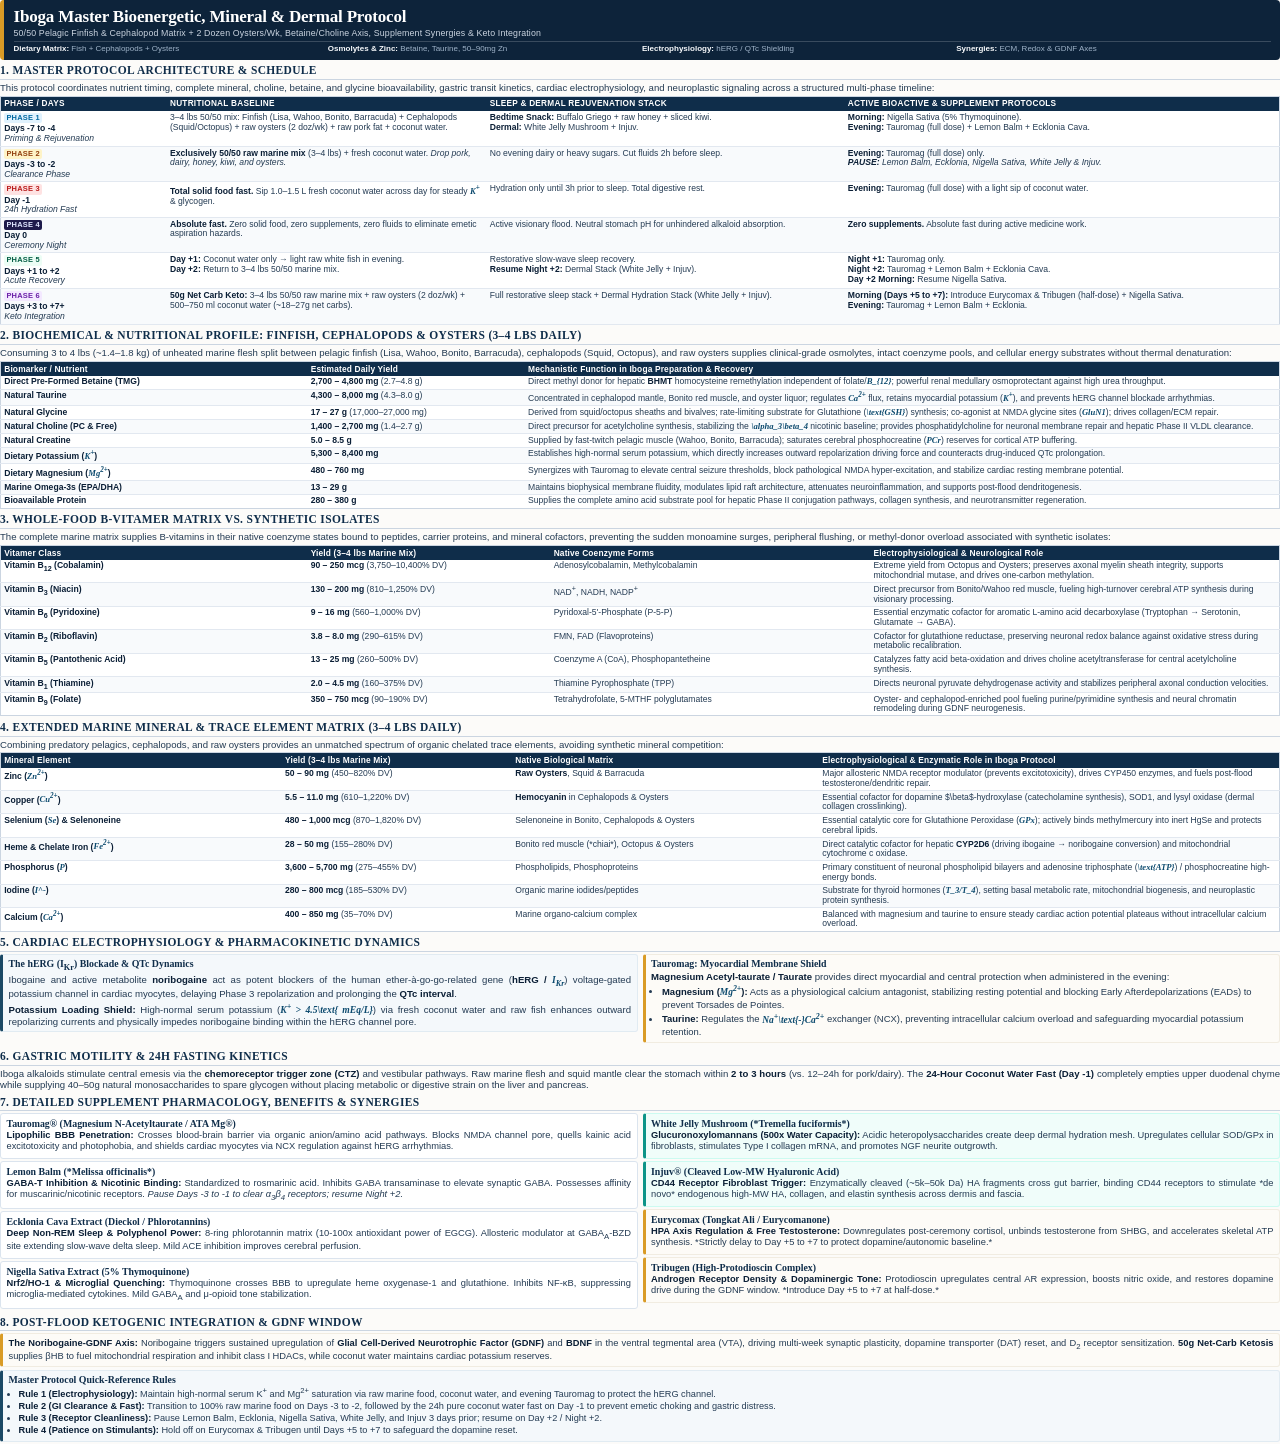
<file: science-coherence-database/science-coherence-protocol/protocol-updated.html>
<!DOCTYPE html>
<html lang="en">
<head>
<meta charset="UTF-8">
<title>Iboga Master Bioenergetic, Mineral, Dermal & Pharmacology Protocol</title>
<style>
  *, *::before, *::after {
    box-sizing: border-box;
  }
  
  @page {
    size: A4;
    margin: 8mm 8mm 10mm 8mm;
    background-color: #fcfbf9;
    @bottom-left {
      content: "IBOGA MASTER BIOENERGETIC, PHARMACOLOGICAL & INTEGRATION PROTOCOL";
      font-size: 6.2pt;
      font-family: -apple-system, BlinkMacSystemFont, "Segoe UI", Roboto, Helvetica, Arial, sans-serif;
      color: #829ab1;
      font-weight: 600;
      letter-spacing: 0.5px;
    }
    @bottom-right {
      content: "Page " counter(page) " of " counter(pages);
      font-size: 6.6pt;
      font-family: -apple-system, BlinkMacSystemFont, "Segoe UI", Roboto, Helvetica, Arial, sans-serif;
      color: #627d98;
      font-weight: 700;
    }
  }

  body {
    margin: 0;
    padding: 0;
    font-family: -apple-system, BlinkMacSystemFont, "Segoe UI", Roboto, Helvetica, Arial, sans-serif;
    color: #243b53;
    font-size: 7.2pt;
    line-height: 1.22;
    background-color: #fcfbf9;
  }

  h1, h2, h3, h4 {
    color: #0b1f36;
    font-family: "Georgia", serif;
    font-weight: 700;
    margin-top: 0;
  }

  h1 {
    font-size: 12.8pt;
    line-height: 1.15;
    letter-spacing: -0.2px;
    margin-bottom: 2px;
    color: #ffffff;
  }

  h2 {
    font-size: 8.6pt;
    line-height: 1.18;
    border-bottom: 1px solid #cbd5e1;
    padding-bottom: 1.2px;
    margin-top: 4.5px;
    margin-bottom: 2px;
    page-break-after: avoid;
    color: #0f2d4a;
    text-transform: uppercase;
    letter-spacing: 0.35px;
  }

  h3 {
    font-size: 7.4pt;
    line-height: 1.14;
    margin-top: 2px;
    margin-bottom: 1px;
    page-break-after: avoid;
    color: #1b4965;
  }

  p {
    margin-top: 0;
    margin-bottom: 2px;
    text-align: justify;
  }

  ul, ol {
    margin-top: 0;
    margin-bottom: 2px;
    padding-left: 10px;
  }

  li {
    margin-bottom: 0.8px;
  }

  strong {
    color: #0b1f36;
    font-weight: 600;
  }

  .math {
    font-family: "Georgia", "Times New Roman", serif;
    font-style: italic;
    font-weight: 600;
    color: #0c4a6e;
  }

  .header-card {
    background-color: #0d233a;
    color: #ffffff;
    padding: 6.5px 9.5px;
    border-radius: 4px;
    margin-bottom: 3.5px;
    border-left: 4px solid #d99b26;
  }

  .header-card .tagline {
    font-size: 6.6pt;
    color: #cbd5e1;
    line-height: 1.15;
    font-weight: 400;
    letter-spacing: 0.15px;
  }

  .meta-grid {
    display: table;
    width: 100%;
    margin-top: 2.5px;
    padding-top: 2px;
    border-top: 1px solid rgba(255, 255, 255, 0.18);
  }

  .meta-col {
    display: table-cell;
    font-size: 6pt;
    color: #9fb3c8;
    width: 25%;
  }

  .meta-col strong {
    color: #f8fafc;
  }

  .card {
    background-color: #ffffff;
    border: 1px solid #dbe4ee;
    border-radius: 3px;
    padding: 3.5px 5.5px;
    margin-bottom: 2.5px;
    page-break-inside: avoid;
  }

  .callout-gold {
    background-color: #fdfbf7;
    border-left: 3px solid #d99b26;
    border-top: 1px solid #f1ece1;
    border-right: 1px solid #f1ece1;
    border-bottom: 1px solid #f1ece1;
    border-radius: 3px;
    padding: 3.5px 5.5px;
    margin-bottom: 2.5px;
    page-break-inside: avoid;
  }

  .callout-blue {
    background-color: #f4f8fb;
    border-left: 3px solid #1b4965;
    border-top: 1px solid #e1ebf2;
    border-right: 1px solid #e1ebf2;
    border-bottom: 1px solid #e1ebf2;
    border-radius: 3px;
    padding: 3.5px 5.5px;
    margin-bottom: 2.5px;
    page-break-inside: avoid;
  }

  .callout-teal {
    background-color: #f0fdfa;
    border-left: 3px solid #0d9488;
    border-top: 1px solid #ccfbf1;
    border-right: 1px solid #ccfbf1;
    border-bottom: 1px solid #ccfbf1;
    border-radius: 3px;
    padding: 3.5px 5.5px;
    margin-bottom: 2.5px;
    page-break-inside: avoid;
  }

  .two-col-table {
    display: table;
    width: 100%;
    margin-bottom: 2px;
    page-break-inside: avoid;
  }

  .col-cell {
    display: table-cell;
    width: 50%;
    vertical-align: top;
    padding-right: 2.5px;
  }

  .col-cell:last-child {
    padding-right: 0;
    padding-left: 2.5px;
  }

  table.data-table {
    width: 100%;
    border-collapse: collapse;
    margin-top: 1.2px;
    margin-bottom: 2.5px;
    font-size: 6.45pt;
    background-color: #ffffff;
    border-radius: 3px;
    border: 1px solid #cbd5e1;
    page-break-inside: avoid;
  }

  table.data-table th {
    background-color: #0f2d4a;
    color: #ffffff;
    font-family: -apple-system, BlinkMacSystemFont, "Segoe UI", Roboto, sans-serif;
    font-weight: 600;
    text-align: left;
    padding: 2px 3.2px;
    font-size: 6.3pt;
    letter-spacing: 0.15px;
  }

  table.data-table td {
    padding: 1.6px 3.2px;
    border-bottom: 1px solid #e2e8f0;
    color: #243b53;
    vertical-align: top;
    line-height: 1.12;
  }

  table.data-table tr:nth-child(even) td {
    background-color: #f8fafc;
  }

  table.data-table tr:last-child td {
    border-bottom: none;
  }

  .timeline-table {
    width: 100%;
    border-collapse: collapse;
    margin-top: 1.2px;
    margin-bottom: 2.5px;
    font-size: 6.45pt;
    background-color: #ffffff;
    border: 1px solid #cbd5e1;
    border-radius: 3px;
    page-break-inside: avoid;
  }

  .timeline-table th {
    background-color: #0f2d4a;
    color: #ffffff;
    padding: 2px 3.2px;
    text-align: left;
    font-size: 6.2pt;
    text-transform: uppercase;
    letter-spacing: 0.25px;
  }

  .timeline-table td {
    padding: 2px 3.2px;
    border-bottom: 1px solid #e2e8f0;
    vertical-align: top;
    line-height: 1.12;
  }

  .timeline-table tr:nth-child(even) td {
    background-color: #f8fafc;
  }

  .badge {
    display: inline-block;
    padding: 1px 2.2px;
    border-radius: 2px;
    font-size: 5.6pt;
    font-weight: 700;
    text-transform: uppercase;
    letter-spacing: 0.25px;
    margin-bottom: 1px;
  }

  .badge-prime { background-color: #e0f2fe; color: #0369a1; }
  .badge-clear { background-color: #fef3c7; color: #92400e; }
  .badge-fast { background-color: #fee2e2; color: #b91c1c; }
  .badge-flood { background-color: #1e1b4b; color: #e0e7ff; }
  .badge-rec { background-color: #ecfdf5; color: #065f46; }
  .badge-keto { background-color: #f3e8ff; color: #6b21a8; }

  .page-container {
    page-break-inside: avoid;
  }
</style>
</head>
<body>

  <!-- ==================== PAGE 1 ==================== -->
  <div class="page-container">
    <div class="header-card">
      <h1>Iboga Master Bioenergetic, Mineral & Dermal Protocol</h1>
      <div class="tagline">50/50 Pelagic Finfish & Cephalopod Matrix + 2 Dozen Oysters/Wk, Betaine/Choline Axis, Supplement Synergies & Keto Integration</div>
      <div class="meta-grid">
        <div class="meta-col"><strong>Dietary Matrix:</strong> Fish + Cephalopods + Oysters</div>
        <div class="meta-col"><strong>Osmolytes & Zinc:</strong> Betaine, Taurine, 50–90mg Zn</div>
        <div class="meta-col"><strong>Electrophysiology:</strong> hERG / QTc Shielding</div>
        <div class="meta-col"><strong>Synergies:</strong> ECM, Redox & GDNF Axes</div>
      </div>
    </div>

    <h2>1. Master Protocol Architecture & Schedule</h2>
    <p>
      This protocol coordinates nutrient timing, complete mineral, choline, betaine, and glycine bioavailability, gastric transit kinetics, cardiac electrophysiology, and neuroplastic signaling across a structured multi-phase timeline:
    </p>

    <table class="timeline-table">
      <thead>
        <tr>
          <th style="width: 13%;">Phase / Days</th>
          <th style="width: 25%;">Nutritional Baseline</th>
          <th style="width: 28%;">Sleep & Dermal Rejuvenation Stack</th>
          <th style="width: 34%;">Active Bioactive & Supplement Protocols</th>
        </tr>
      </thead>
      <tbody>
        <tr>
          <td><span class="badge badge-prime">Phase 1</span><br><strong>Days -7 to -4</strong><br><em>Priming & Rejuvenation</em></td>
          <td>3–4 lbs 50/50 mix: Finfish (Lisa, Wahoo, Bonito, Barracuda) + Cephalopods (Squid/Octopus) + raw oysters (2 doz/wk) + raw pork fat + coconut water.</td>
          <td><strong>Bedtime Snack:</strong> Buffalo Griego + raw honey + sliced kiwi.<br><strong>Dermal:</strong> White Jelly Mushroom + Injuv.</td>
          <td><strong>Morning:</strong> Nigella Sativa (5% Thymoquinone).<br><strong>Evening:</strong> Tauromag (full dose) + Lemon Balm + Ecklonia Cava.</td>
        </tr>
        <tr>
          <td><span class="badge badge-clear">Phase 2</span><br><strong>Days -3 to -2</strong><br><em>Clearance Phase</em></td>
          <td><strong>Exclusively 50/50 raw marine mix</strong> (3–4 lbs) + fresh coconut water. <em>Drop pork, dairy, honey, kiwi, and oysters.</em></td>
          <td>No evening dairy or heavy sugars. Cut fluids 2h before sleep.</td>
          <td><strong>Evening:</strong> Tauromag (full dose) only.<br><em><strong>PAUSE:</strong> Lemon Balm, Ecklonia, Nigella Sativa, White Jelly & Injuv.</em></td>
        </tr>
        <tr>
          <td><span class="badge badge-fast">Phase 3</span><br><strong>Day -1</strong><br><em>24h Hydration Fast</em></td>
          <td><strong>Total solid food fast.</strong> Sip 1.0–1.5 L fresh coconut water across day for steady <span class="math">K<sup>+</sup></span> & glycogen.</td>
          <td>Hydration only until 3h prior to sleep. Total digestive rest.</td>
          <td><strong>Evening:</strong> Tauromag (full dose) with a light sip of coconut water.</td>
        </tr>
        <tr>
          <td><span class="badge badge-flood">Phase 4</span><br><strong>Day 0</strong><br><em>Ceremony Night</em></td>
          <td><strong>Absolute fast.</strong> Zero solid food, zero supplements, zero fluids to eliminate emetic aspiration hazards.</td>
          <td>Active visionary flood. Neutral stomach pH for unhindered alkaloid absorption.</td>
          <td><strong>Zero supplements.</strong> Absolute fast during active medicine work.</td>
        </tr>
        <tr>
          <td><span class="badge badge-rec">Phase 5</span><br><strong>Days +1 to +2</strong><br><em>Acute Recovery</em></td>
          <td><strong>Day +1:</strong> Coconut water only &rarr; light raw white fish in evening.<br><strong>Day +2:</strong> Return to 3–4 lbs 50/50 marine mix.</td>
          <td>Restorative slow-wave sleep recovery.<br><strong>Resume Night +2:</strong> Dermal Stack (White Jelly + Injuv).</td>
          <td><strong>Night +1:</strong> Tauromag only.<br><strong>Night +2:</strong> Tauromag + Lemon Balm + Ecklonia Cava.<br><strong>Day +2 Morning:</strong> Resume Nigella Sativa.</td>
        </tr>
        <tr>
          <td><span class="badge badge-keto">Phase 6</span><br><strong>Days +3 to +7+</strong><br><em>Keto Integration</em></td>
          <td><strong>50g Net Carb Keto:</strong> 3–4 lbs 50/50 raw marine mix + raw oysters (2 doz/wk) + 500–750 ml coconut water (~18–27g net carbs).</td>
          <td>Full restorative sleep stack + Dermal Hydration Stack (White Jelly + Injuv).</td>
          <td><strong>Morning (Days +5 to +7):</strong> Introduce Eurycomax & Tribugen (half-dose) + Nigella Sativa.<br><strong>Evening:</strong> Tauromag + Lemon Balm + Ecklonia.</td>
        </tr>
      </tbody>
    </table>

    <h2>2. Biochemical & Nutritional Profile: Finfish, Cephalopods & Oysters (3–4 lbs Daily)</h2>
    <p>
      Consuming 3 to 4 lbs (~1.4–1.8 kg) of unheated marine flesh split between pelagic finfish (Lisa, Wahoo, Bonito, Barracuda), cephalopods (Squid, Octopus), and raw oysters supplies clinical-grade osmolytes, intact coenzyme pools, and cellular energy substrates without thermal denaturation:
    </p>

    <table class="data-table">
      <thead>
        <tr>
          <th style="width: 24%;">Biomarker / Nutrient</th>
          <th style="width: 17%;">Estimated Daily Yield</th>
          <th style="width: 59%;">Mechanistic Function in Iboga Preparation & Recovery</th>
        </tr>
      </thead>
      <tbody>
        <tr>
          <td><strong>Direct Pre-Formed Betaine (TMG)</strong></td>
          <td><strong>2,700 – 4,800 mg</strong> (2.7–4.8 g)</td>
          <td>Direct methyl donor for hepatic <strong>BHMT</strong> homocysteine remethylation independent of folate/<span class="math">B_{12}</span>; powerful renal medullary osmoprotectant against high urea throughput.</td>
        </tr>
        <tr>
          <td><strong>Natural Taurine</strong></td>
          <td><strong>4,300 – 8,000 mg</strong> (4.3–8.0 g)</td>
          <td>Concentrated in cephalopod mantle, Bonito red muscle, and oyster liquor; regulates <span class="math">Ca<sup>2+</sup></span> flux, retains myocardial potassium (<span class="math">K<sup>+</sup></span>), and prevents hERG channel blockade arrhythmias.</td>
        </tr>
        <tr>
          <td><strong>Natural Glycine</strong></td>
          <td><strong>17 – 27 g</strong> (17,000–27,000 mg)</td>
          <td>Derived from squid/octopus sheaths and bivalves; rate-limiting substrate for Glutathione (<span class="math">\text{GSH}</span>) synthesis; co-agonist at NMDA glycine sites (<span class="math">GluN1</span>); drives collagen/ECM repair.</td>
        </tr>
        <tr>
          <td><strong>Natural Choline (PC & Free)</strong></td>
          <td><strong>1,400 – 2,700 mg</strong> (1.4–2.7 g)</td>
          <td>Direct precursor for acetylcholine synthesis, stabilizing the <span class="math">\alpha_3\beta_4</span> nicotinic baseline; provides phosphatidylcholine for neuronal membrane repair and hepatic Phase II VLDL clearance.</td>
        </tr>
        <tr>
          <td><strong>Natural Creatine</strong></td>
          <td><strong>5.0 – 8.5 g</strong></td>
          <td>Supplied by fast-twitch pelagic muscle (Wahoo, Bonito, Barracuda); saturates cerebral phosphocreatine (<span class="math">PCr</span>) reserves for cortical ATP buffering.</td>
        </tr>
        <tr>
          <td><strong>Dietary Potassium (<span class="math">K<sup>+</sup></span>)</strong></td>
          <td><strong>5,300 – 8,400 mg</strong></td>
          <td>Establishes high-normal serum potassium, which directly increases outward repolarization driving force and counteracts drug-induced QTc prolongation.</td>
        </tr>
        <tr>
          <td><strong>Dietary Magnesium (<span class="math">Mg<sup>2+</sup></span>)</strong></td>
          <td><strong>480 – 760 mg</strong></td>
          <td>Synergizes with Tauromag to elevate central seizure thresholds, block pathological NMDA hyper-excitation, and stabilize cardiac resting membrane potential.</td>
        </tr>
        <tr>
          <td><strong>Marine Omega-3s (EPA/DHA)</strong></td>
          <td><strong>13 – 29 g</strong></td>
          <td>Maintains biophysical membrane fluidity, modulates lipid raft architecture, attenuates neuroinflammation, and supports post-flood dendritogenesis.</td>
        </tr>
        <tr>
          <td><strong>Bioavailable Protein</strong></td>
          <td><strong>280 – 380 g</strong></td>
          <td>Supplies the complete amino acid substrate pool for hepatic Phase II conjugation pathways, collagen synthesis, and neurotransmitter regeneration.</td>
        </tr>
      </tbody>
    </table>
  </div>

  <!-- ==================== PAGE 2 ==================== -->
  <div class="page-container">
    <h2>3. Whole-Food B-Vitamer Matrix vs. Synthetic Isolates</h2>
    <p>
      The complete marine matrix supplies B-vitamins in their native coenzyme states bound to peptides, carrier proteins, and mineral cofactors, preventing the sudden monoamine surges, peripheral flushing, or methyl-donor overload associated with synthetic isolates:
    </p>

    <table class="data-table">
      <thead>
        <tr>
          <th style="width: 24%;">Vitamer Class</th>
          <th style="width: 19%;">Yield (3–4 lbs Marine Mix)</th>
          <th style="width: 25%;">Native Coenzyme Forms</th>
          <th style="width: 32%;">Electrophysiological & Neurological Role</th>
        </tr>
      </thead>
      <tbody>
        <tr>
          <td><strong>Vitamin B<sub>12</sub> (Cobalamin)</strong></td>
          <td><strong>90 – 250 mcg</strong> (3,750–10,400% DV)</td>
          <td>Adenosylcobalamin, Methylcobalamin</td>
          <td>Extreme yield from Octopus and Oysters; preserves axonal myelin sheath integrity, supports mitochondrial mutase, and drives one-carbon methylation.</td>
        </tr>
        <tr>
          <td><strong>Vitamin B<sub>3</sub> (Niacin)</strong></td>
          <td><strong>130 – 200 mg</strong> (810–1,250% DV)</td>
          <td>NAD<sup>+</sup>, NADH, NADP<sup>+</sup></td>
          <td>Direct precursor from Bonito/Wahoo red muscle, fueling high-turnover cerebral ATP synthesis during visionary processing.</td>
        </tr>
        <tr>
          <td><strong>Vitamin B<sub>6</sub> (Pyridoxine)</strong></td>
          <td><strong>9 – 16 mg</strong> (560–1,000% DV)</td>
          <td>Pyridoxal-5'-Phosphate (P-5-P)</td>
          <td>Essential enzymatic cofactor for aromatic L-amino acid decarboxylase (Tryptophan &rarr; Serotonin, Glutamate &rarr; GABA).</td>
        </tr>
        <tr>
          <td><strong>Vitamin B<sub>2</sub> (Riboflavin)</strong></td>
          <td><strong>3.8 – 8.0 mg</strong> (290–615% DV)</td>
          <td>FMN, FAD (Flavoproteins)</td>
          <td>Cofactor for glutathione reductase, preserving neuronal redox balance against oxidative stress during metabolic recalibration.</td>
        </tr>
        <tr>
          <td><strong>Vitamin B<sub>5</sub> (Pantothenic Acid)</strong></td>
          <td><strong>13 – 25 mg</strong> (260–500% DV)</td>
          <td>Coenzyme A (CoA), Phosphopantetheine</td>
          <td>Catalyzes fatty acid beta-oxidation and drives choline acetyltransferase for central acetylcholine synthesis.</td>
        </tr>
        <tr>
          <td><strong>Vitamin B<sub>1</sub> (Thiamine)</strong></td>
          <td><strong>2.0 – 4.5 mg</strong> (160–375% DV)</td>
          <td>Thiamine Pyrophosphate (TPP)</td>
          <td>Directs neuronal pyruvate dehydrogenase activity and stabilizes peripheral axonal conduction velocities.</td>
        </tr>
        <tr>
          <td><strong>Vitamin B<sub>9</sub> (Folate)</strong></td>
          <td><strong>350 – 750 mcg</strong> (90–190% DV)</td>
          <td>Tetrahydrofolate, 5-MTHF polyglutamates</td>
          <td>Oyster- and cephalopod-enriched pool fueling purine/pyrimidine synthesis and neural chromatin remodeling during GDNF neurogenesis.</td>
        </tr>
      </tbody>
    </table>

    <h2>4. Extended Marine Mineral & Trace Element Matrix (3–4 lbs Daily)</h2>
    <p>
      Combining predatory pelagics, cephalopods, and raw oysters provides an unmatched spectrum of organic chelated trace elements, avoiding synthetic mineral competition:
    </p>

    <table class="data-table">
      <thead>
        <tr>
          <th style="width: 22%;">Mineral Element</th>
          <th style="width: 18%;">Yield (3–4 lbs Marine Mix)</th>
          <th style="width: 24%;">Native Biological Matrix</th>
          <th style="width: 36%;">Electrophysiological & Enzymatic Role in Iboga Protocol</th>
        </tr>
      </thead>
      <tbody>
        <tr>
          <td><strong>Zinc (<span class="math">Zn<sup>2+</sup></span>)</strong></td>
          <td><strong>50 – 90 mg</strong> (450–820% DV)</td>
          <td><strong>Raw Oysters</strong>, Squid & Barracuda</td>
          <td>Major allosteric NMDA receptor modulator (prevents excitotoxicity), drives CYP450 enzymes, and fuels post-flood testosterone/dendritic repair.</td>
        </tr>
        <tr>
          <td><strong>Copper (<span class="math">Cu<sup>2+</sup></span>)</strong></td>
          <td><strong>5.5 – 11.0 mg</strong> (610–1,220% DV)</td>
          <td><strong>Hemocyanin</strong> in Cephalopods & Oysters</td>
          <td>Essential cofactor for dopamine $\beta$-hydroxylase (catecholamine synthesis), SOD1, and lysyl oxidase (dermal collagen crosslinking).</td>
        </tr>
        <tr>
          <td><strong>Selenium (<span class="math">Se</span>) & Selenoneine</strong></td>
          <td><strong>480 – 1,000 mcg</strong> (870–1,820% DV)</td>
          <td>Selenoneine in Bonito, Cephalopods & Oysters</td>
          <td>Essential catalytic core for Glutathione Peroxidase (<span class="math">GPx</span>); actively binds methylmercury into inert HgSe and protects cerebral lipids.</td>
        </tr>
        <tr>
          <td><strong>Heme & Chelate Iron (<span class="math">Fe<sup>2+</sup></span>)</strong></td>
          <td><strong>28 – 50 mg</strong> (155–280% DV)</td>
          <td>Bonito red muscle (*chiai*), Octopus & Oysters</td>
          <td>Direct catalytic cofactor for hepatic <strong>CYP2D6</strong> (driving ibogaine &rarr; noribogaine conversion) and mitochondrial cytochrome c oxidase.</td>
        </tr>
        <tr>
          <td><strong>Phosphorus (<span class="math">P</span>)</strong></td>
          <td><strong>3,600 – 5,700 mg</strong> (275–455% DV)</td>
          <td>Phospholipids, Phosphoproteins</td>
          <td>Primary constituent of neuronal phospholipid bilayers and adenosine triphosphate (<span class="math">\text{ATP}</span>) / phosphocreatine high-energy bonds.</td>
        </tr>
        <tr>
          <td><strong>Iodine (<span class="math">I^-</span>)</strong></td>
          <td><strong>280 – 800 mcg</strong> (185–530% DV)</td>
          <td>Organic marine iodides/peptides</td>
          <td>Substrate for thyroid hormones (<span class="math">T_3/T_4</span>), setting basal metabolic rate, mitochondrial biogenesis, and neuroplastic protein synthesis.</td>
        </tr>
        <tr>
          <td><strong>Calcium (<span class="math">Ca<sup>2+</sup></span>)</strong></td>
          <td><strong>400 – 850 mg</strong> (35–70% DV)</td>
          <td>Marine organo-calcium complex</td>
          <td>Balanced with magnesium and taurine to ensure steady cardiac action potential plateaus without intracellular calcium overload.</td>
        </tr>
      </tbody>
    </table>

    <h2>5. Cardiac Electrophysiology & Pharmacokinetic Dynamics</h2>

    <div class="two-col-table">
      <div class="col-cell">
        <div class="callout-blue">
          <h3 style="margin-top:0; color:#0f2d4a;">The hERG (I<sub>Kr</sub>) Blockade & QTc Dynamics</h3>
          <p style="font-size:7.2pt; margin-bottom:2px;">
            Ibogaine and active metabolite <strong>noribogaine</strong> act as potent blockers of the human ether-à-go-go-related gene (<strong>hERG / <span class="math">I<sub>Kr</sub></span></strong>) voltage-gated potassium channel in cardiac myocytes, delaying Phase 3 repolarization and prolonging the <strong>QTc interval</strong>.
          </p>
          <p style="font-size:7.2pt; margin-bottom:0;">
            <strong>Potassium Loading Shield:</strong> High-normal serum potassium (<span class="math">K<sup>+</sup> &gt; 4.5\text{ mEq/L}</span>) via fresh coconut water and raw fish enhances outward repolarizing currents and physically impedes noribogaine binding within the hERG channel pore.
          </p>
        </div>
      </div>
      <div class="col-cell">
        <div class="callout-gold">
          <h3 style="margin-top:0; color:#0f2d4a;">Tauromag: Myocardial Membrane Shield</h3>
          <p style="font-size:7.2pt; margin-bottom:2px;">
            <strong>Magnesium Acetyl-taurate / Taurate</strong> provides direct myocardial and central protection when administered in the evening:
          </p>
          <ul style="font-size:7.1pt; margin-bottom:0; padding-left:11px;">
            <li><strong>Magnesium (<span class="math">Mg<sup>2+</sup></span>):</strong> Acts as a physiological calcium antagonist, stabilizing resting potential and blocking Early Afterdepolarizations (EADs) to prevent Torsades de Pointes.</li>
            <li><strong>Taurine:</strong> Regulates the <span class="math">Na<sup>+</sup>\text{-}Ca<sup>2+</sup></span> exchanger (NCX), preventing intracellular calcium overload and safeguarding myocardial potassium retention.</li>
          </ul>
        </div>
      </div>
    </div>
  </div>

  <!-- ==================== PAGE 3 ==================== -->
  <div class="page-container">
    <h2>6. Gastric Motility & 24h Fasting Kinetics</h2>
    <p>
      Iboga alkaloids stimulate central emesis via the <strong>chemoreceptor trigger zone (CTZ)</strong> and vestibular pathways. Raw marine flesh and squid mantle clear the stomach within <strong>2 to 3 hours</strong> (vs. 12–24h for pork/dairy). The <strong>24-Hour Coconut Water Fast (Day -1)</strong> completely empties upper duodenal chyme while supplying 40–50g natural monosaccharides to spare glycogen without placing metabolic or digestive strain on the liver and pancreas.
    </p>

    <h2>7. Detailed Supplement Pharmacology, Benefits & Synergies</h2>

    <div class="two-col-table">
      <div class="col-cell">
        <div class="card">
          <h3 style="margin-top:0; color:#0f2d4a;">Tauromag® (Magnesium N-Acetyltaurate / ATA Mg®)</h3>
          <p style="font-size:7pt; margin-bottom:1.5px;">
            <strong>Lipophilic BBB Penetration:</strong> Crosses blood-brain barrier via organic anion/amino acid pathways. Blocks NMDA channel pore, quells kainic acid excitotoxicity and photophobia, and shields cardiac myocytes via NCX regulation against hERG arrhythmias.
          </p>
        </div>
        <div class="card">
          <h3 style="margin-top:0; color:#0f2d4a;">Lemon Balm (*Melissa officinalis*)</h3>
          <p style="font-size:7pt; margin-bottom:1.5px;">
            <strong>GABA-T Inhibition & Nicotinic Binding:</strong> Standardized to rosmarinic acid. Inhibits GABA transaminase to elevate synaptic GABA. Possesses affinity for muscarinic/nicotinic receptors. <em>Pause Days -3 to -1 to clear &alpha;<sub>3</sub>&beta;<sub>4</sub> receptors; resume Night +2.</em>
          </p>
        </div>
        <div class="card">
          <h3 style="margin-top:0; color:#0f2d4a;">Ecklonia Cava Extract (Dieckol / Phlorotannins)</h3>
          <p style="font-size:7pt; margin-bottom:1.5px;">
            <strong>Deep Non-REM Sleep & Polyphenol Power:</strong> 8-ring phlorotannin matrix (10-100x antioxidant power of EGCG). Allosteric modulator at GABA<sub>A</sub>-BZD site extending slow-wave delta sleep. Mild ACE inhibition improves cerebral perfusion.
          </p>
        </div>
        <div class="card">
          <h3 style="margin-top:0; color:#0f2d4a;">Nigella Sativa Extract (5% Thymoquinone)</h3>
          <p style="font-size:7pt; margin-bottom:1.5px;">
            <strong>Nrf2/HO-1 & Microglial Quenching:</strong> Thymoquinone crosses BBB to upregulate heme oxygenase-1 and glutathione. Inhibits NF-&kappa;B, suppressing microglia-mediated cytokines. Mild GABA<sub>A</sub> and &mu;-opioid tone stabilization.
          </p>
        </div>
      </div>

      <div class="col-cell">
        <div class="callout-teal">
          <h3 style="margin-top:0; color:#0f2d4a;">White Jelly Mushroom (*Tremella fuciformis*)</h3>
          <p style="font-size:7pt; margin-bottom:1.5px;">
            <strong>Glucuronoxylomannans (500x Water Capacity):</strong> Acidic heteropolysaccharides create deep dermal hydration mesh. Upregulates cellular SOD/GPx in fibroblasts, stimulates Type I collagen mRNA, and promotes NGF neurite outgrowth.
          </p>
        </div>
        <div class="callout-teal">
          <h3 style="margin-top:0; color:#0f2d4a;">Injuv® (Cleaved Low-MW Hyaluronic Acid)</h3>
          <p style="font-size:7pt; margin-bottom:1.5px;">
            <strong>CD44 Receptor Fibroblast Trigger:</strong> Enzymatically cleaved (~5k–50k Da) HA fragments cross gut barrier, binding CD44 receptors to stimulate *de novo* endogenous high-MW HA, collagen, and elastin synthesis across dermis and fascia.
          </p>
        </div>
        <div class="callout-gold">
          <h3 style="margin-top:0; color:#0f2d4a;">Eurycomax (Tongkat Ali / Eurycomanone)</h3>
          <p style="font-size:7pt; margin-bottom:1.5px;">
            <strong>HPA Axis Regulation & Free Testosterone:</strong> Downregulates post-ceremony cortisol, unbinds testosterone from SHBG, and accelerates skeletal ATP synthesis. *Strictly delay to Day +5 to +7 to protect dopamine/autonomic baseline.*
          </p>
        </div>
        <div class="callout-gold">
          <h3 style="margin-top:0; color:#0f2d4a;">Tribugen (High-Protodioscin Complex)</h3>
          <p style="font-size:7pt; margin-bottom:1.5px;">
            <strong>Androgen Receptor Density & Dopaminergic Tone:</strong> Protodioscin upregulates central AR expression, boosts nitric oxide, and restores dopamine drive during the GDNF window. *Introduce Day +5 to +7 at half-dose.*
          </p>
        </div>
      </div>
    </div>

    <h2>8. Post-Flood Ketogenic Integration & GDNF Window</h2>
    <div class="callout-gold">
      <p style="font-size:7pt; margin-bottom:0;">
        <strong>The Noribogaine-GDNF Axis:</strong> Noribogaine triggers sustained upregulation of <strong>Glial Cell-Derived Neurotrophic Factor (GDNF)</strong> and <strong>BDNF</strong> in the ventral tegmental area (VTA), driving multi-week synaptic plasticity, dopamine transporter (DAT) reset, and D<sub>2</sub> receptor sensitization. <strong>50g Net-Carb Ketosis</strong> supplies &beta;HB to fuel mitochondrial respiration and inhibit class I HDACs, while coconut water maintains cardiac potassium reserves.
      </p>
    </div>

    <div class="callout-blue" style="margin-top: 2.5px;">
      <h3 style="margin-top:0; color:#0f2d4a;">Master Protocol Quick-Reference Rules</h3>
      <ul style="font-size:6.9pt; margin-bottom:0; padding-left:10px;">
        <li><strong>Rule 1 (Electrophysiology):</strong> Maintain high-normal serum K<sup>+</sup> and Mg<sup>2+</sup> saturation via raw marine food, coconut water, and evening Tauromag to protect the hERG channel.</li>
        <li><strong>Rule 2 (GI Clearance & Fast):</strong> Transition to 100% raw marine food on Days -3 to -2, followed by the 24h pure coconut water fast on Day -1 to prevent emetic choking and gastric distress.</li>
        <li><strong>Rule 3 (Receptor Cleanliness):</strong> Pause Lemon Balm, Ecklonia, Nigella Sativa, White Jelly, and Injuv 3 days prior; resume on Day +2 / Night +2.</li>
        <li><strong>Rule 4 (Patience on Stimulants):</strong> Hold off on Eurycomax & Tribugen until Days +5 to +7 to safeguard the dopamine reset.</li>
      </ul>
    </div>
  </div>

</body>
</html>
</file>
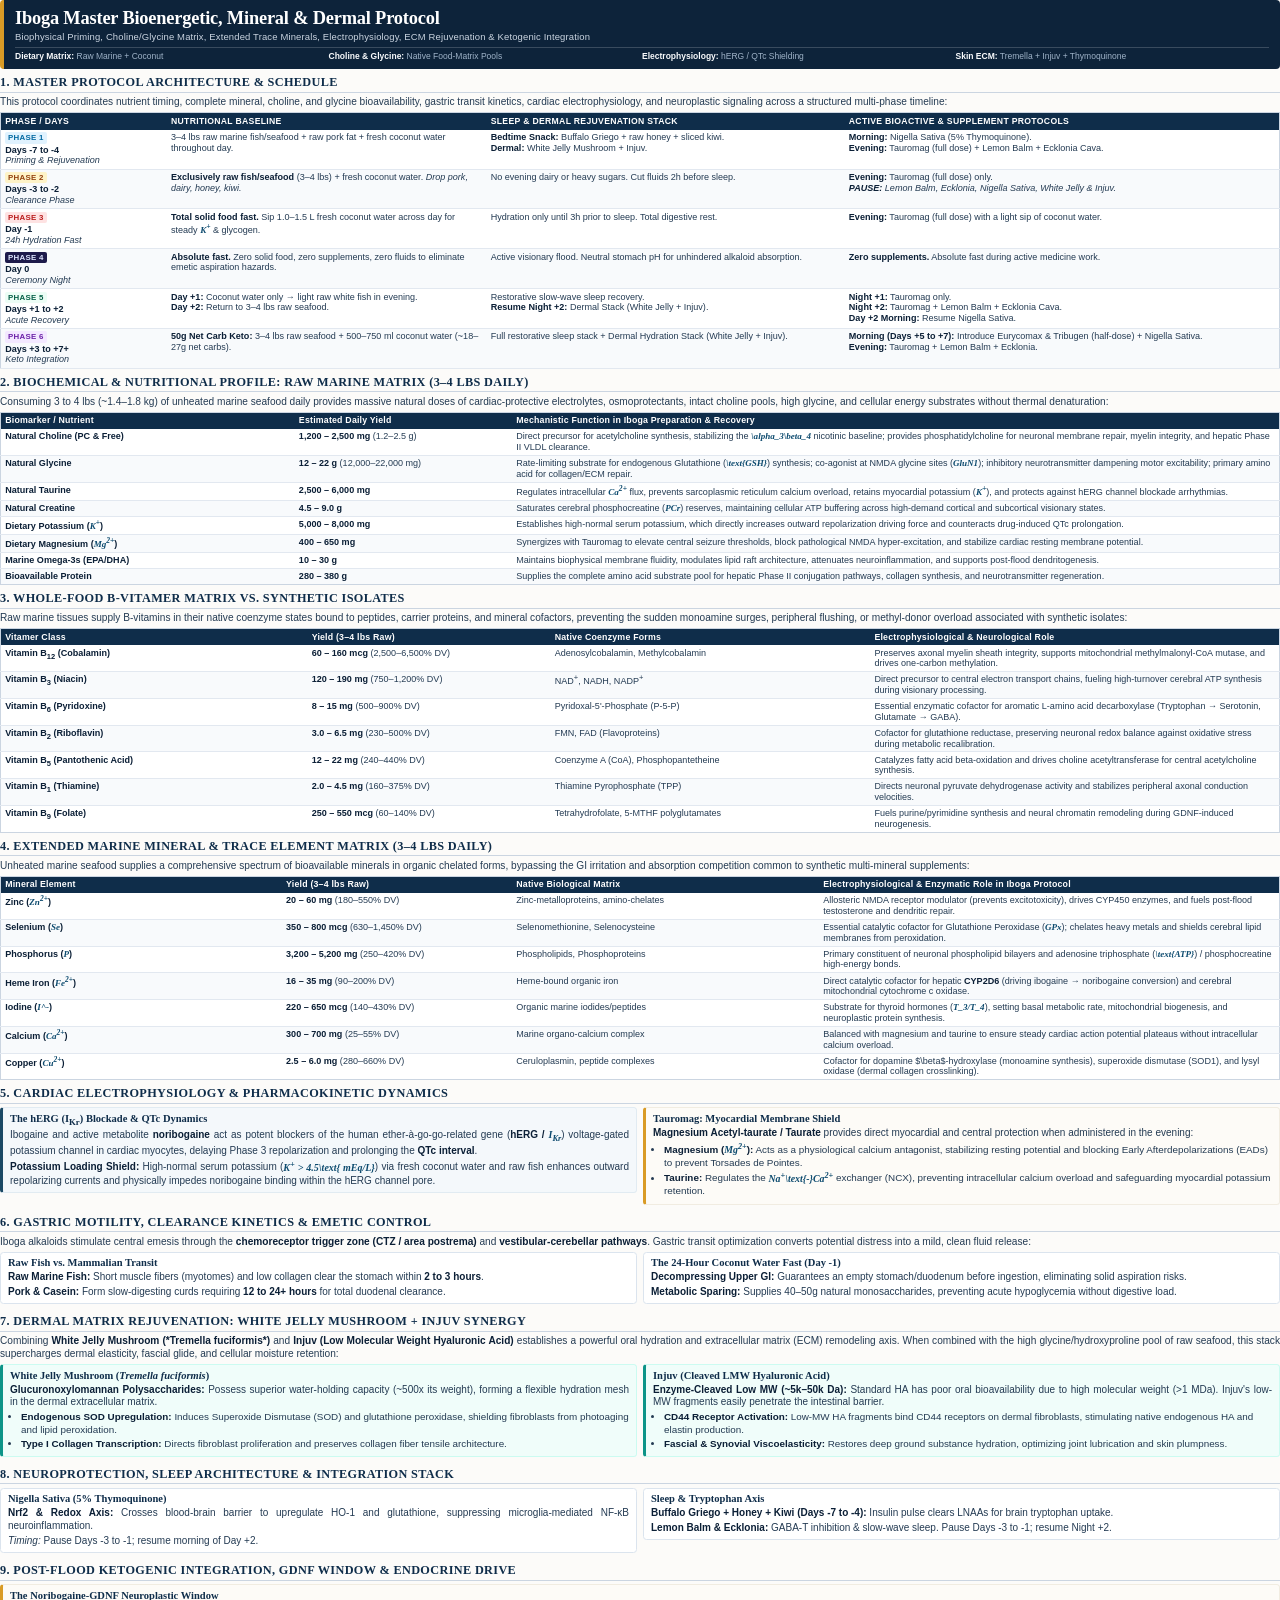
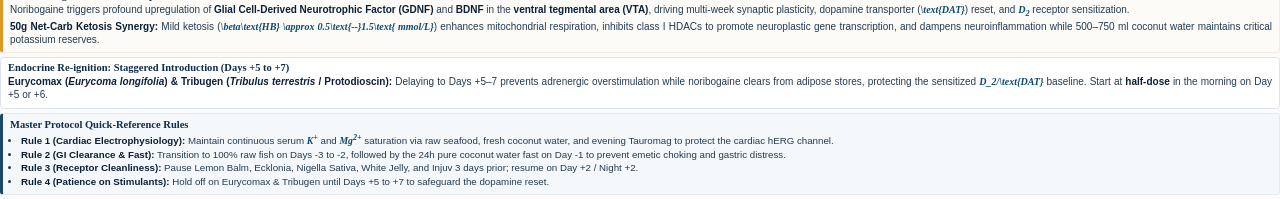
<file: science-coherence-database/science-coherence-protocol/protocol.html>
<!DOCTYPE html>
<html lang="en">
<head>
<meta charset="UTF-8">
<title>Iboga Master Bioenergetic, Mineral & Dermal Protocol</title>
<style>
  *, *::before, *::after {
    box-sizing: border-box;
  }
  
  @page {
    size: A4;
    margin: 10mm 10mm 12mm 10mm;
    background-color: #fcfbf9;
    @bottom-left {
      content: "IBOGA MASTER BIOENERGETIC, MINERAL, CHOLINE, GLYCINE, DERMAL & INTEGRATION PROTOCOL";
      font-size: 6.6pt;
      font-family: -apple-system, BlinkMacSystemFont, "Segoe UI", Roboto, Helvetica, Arial, sans-serif;
      color: #829ab1;
      font-weight: 600;
      letter-spacing: 0.5px;
    }
    @bottom-right {
      content: "Page " counter(page) " of " counter(pages);
      font-size: 7pt;
      font-family: -apple-system, BlinkMacSystemFont, "Segoe UI", Roboto, Helvetica, Arial, sans-serif;
      color: #627d98;
      font-weight: 700;
    }
  }

  body {
    margin: 0;
    padding: 0;
    font-family: -apple-system, BlinkMacSystemFont, "Segoe UI", Roboto, Helvetica, Arial, sans-serif;
    color: #243b53;
    font-size: 7.6pt;
    line-height: 1.28;
    background-color: #fcfbf9;
  }

  h1, h2, h3, h4 {
    color: #0b1f36;
    font-family: "Georgia", serif;
    font-weight: 700;
    margin-top: 0;
  }

  h1 {
    font-size: 13.8pt;
    line-height: 1.15;
    letter-spacing: -0.2px;
    margin-bottom: 2px;
    color: #ffffff;
  }

  h2 {
    font-size: 9.2pt;
    line-height: 1.2;
    border-bottom: 1.1px solid #cbd5e1;
    padding-bottom: 1.8px;
    margin-top: 6px;
    margin-bottom: 3.5px;
    page-break-after: avoid;
    color: #0f2d4a;
    text-transform: uppercase;
    letter-spacing: 0.35px;
  }

  h3 {
    font-size: 7.9pt;
    line-height: 1.16;
    margin-top: 3px;
    margin-bottom: 1.8px;
    page-break-after: avoid;
    color: #1b4965;
  }

  p {
    margin-top: 0;
    margin-bottom: 3px;
    text-align: justify;
  }

  ul, ol {
    margin-top: 0;
    margin-bottom: 3px;
    padding-left: 12px;
  }

  li {
    margin-bottom: 1.2px;
  }

  strong {
    color: #0b1f36;
    font-weight: 600;
  }

  .math {
    font-family: "Georgia", "Times New Roman", serif;
    font-style: italic;
    font-weight: 600;
    color: #0c4a6e;
  }

  .header-card {
    background-color: #0d233a;
    color: #ffffff;
    padding: 8px 11px;
    border-radius: 4px;
    margin-bottom: 5px;
    border-left: 4px solid #d99b26;
  }

  .header-card .tagline {
    font-size: 7.1pt;
    color: #cbd5e1;
    line-height: 1.2;
    font-weight: 400;
    letter-spacing: 0.15px;
  }

  .meta-grid {
    display: table;
    width: 100%;
    margin-top: 4px;
    padding-top: 3px;
    border-top: 1px solid rgba(255, 255, 255, 0.18);
  }

  .meta-col {
    display: table-cell;
    font-size: 6.4pt;
    color: #9fb3c8;
    width: 25%;
  }

  .meta-col strong {
    color: #f8fafc;
  }

  .card {
    background-color: #ffffff;
    border: 1px solid #dbe4ee;
    border-radius: 3.5px;
    padding: 4.5px 7px;
    margin-bottom: 4px;
    page-break-inside: avoid;
  }

  .callout-gold {
    background-color: #fdfbf7;
    border-left: 3px solid #d99b26;
    border-top: 1px solid #f1ece1;
    border-right: 1px solid #f1ece1;
    border-bottom: 1px solid #f1ece1;
    border-radius: 3.5px;
    padding: 4.5px 7px;
    margin-bottom: 4px;
    page-break-inside: avoid;
  }

  .callout-blue {
    background-color: #f4f8fb;
    border-left: 3px solid #1b4965;
    border-top: 1px solid #e1ebf2;
    border-right: 1px solid #e1ebf2;
    border-bottom: 1px solid #e1ebf2;
    border-radius: 3.5px;
    padding: 4.5px 7px;
    margin-bottom: 4px;
    page-break-inside: avoid;
  }

  .callout-teal {
    background-color: #f0fdfa;
    border-left: 3px solid #0d9488;
    border-top: 1px solid #ccfbf1;
    border-right: 1px solid #ccfbf1;
    border-bottom: 1px solid #ccfbf1;
    border-radius: 3.5px;
    padding: 4.5px 7px;
    margin-bottom: 4px;
    page-break-inside: avoid;
  }

  .two-col-table {
    display: table;
    width: 100%;
    margin-bottom: 3px;
    page-break-inside: avoid;
  }

  .col-cell {
    display: table-cell;
    width: 50%;
    vertical-align: top;
    padding-right: 3px;
  }

  .col-cell:last-child {
    padding-right: 0;
    padding-left: 3px;
  }

  table.data-table {
    width: 100%;
    border-collapse: collapse;
    margin-top: 2px;
    margin-bottom: 4px;
    font-size: 6.8pt;
    background-color: #ffffff;
    border-radius: 3px;
    border: 1px solid #cbd5e1;
    page-break-inside: avoid;
  }

  table.data-table th {
    background-color: #0f2d4a;
    color: #ffffff;
    font-family: -apple-system, BlinkMacSystemFont, "Segoe UI", Roboto, sans-serif;
    font-weight: 600;
    text-align: left;
    padding: 2.6px 4.2px;
    font-size: 6.6pt;
    letter-spacing: 0.2px;
  }

  table.data-table td {
    padding: 2.2px 4.2px;
    border-bottom: 1px solid #e2e8f0;
    color: #243b53;
    vertical-align: top;
    line-height: 1.18;
  }

  table.data-table tr:nth-child(even) td {
    background-color: #f8fafc;
  }

  table.data-table tr:last-child td {
    border-bottom: none;
  }

  .timeline-table {
    width: 100%;
    border-collapse: collapse;
    margin-top: 2px;
    margin-bottom: 4px;
    font-size: 6.8pt;
    background-color: #ffffff;
    border: 1px solid #cbd5e1;
    border-radius: 3px;
    page-break-inside: avoid;
  }

  .timeline-table th {
    background-color: #0f2d4a;
    color: #ffffff;
    padding: 2.6px 4.2px;
    text-align: left;
    font-size: 6.5pt;
    text-transform: uppercase;
    letter-spacing: 0.3px;
  }

  .timeline-table td {
    padding: 2.6px 4.2px;
    border-bottom: 1px solid #e2e8f0;
    vertical-align: top;
    line-height: 1.18;
  }

  .timeline-table tr:nth-child(even) td {
    background-color: #f8fafc;
  }

  .badge {
    display: inline-block;
    padding: 1px 2.8px;
    border-radius: 2px;
    font-size: 5.9pt;
    font-weight: 700;
    text-transform: uppercase;
    letter-spacing: 0.3px;
    margin-bottom: 1px;
  }

  .badge-prime { background-color: #e0f2fe; color: #0369a1; }
  .badge-clear { background-color: #fef3c7; color: #92400e; }
  .badge-fast { background-color: #fee2e2; color: #b91c1c; }
  .badge-flood { background-color: #1e1b4b; color: #e0e7ff; }
  .badge-rec { background-color: #ecfdf5; color: #065f46; }
  .badge-keto { background-color: #f3e8ff; color: #6b21a8; }

  .page-container {
    page-break-inside: avoid;
  }
</style>
</head>
<body>

  <!-- PAGE 1 -->
  <div class="page-container">
    <div class="header-card">
      <h1>Iboga Master Bioenergetic, Mineral & Dermal Protocol</h1>
      <div class="tagline">Biophysical Priming, Choline/Glycine Matrix, Extended Trace Minerals, Electrophysiology, ECM Rejuvenation & Ketogenic Integration</div>
      <div class="meta-grid">
        <div class="meta-col"><strong>Dietary Matrix:</strong> Raw Marine + Coconut</div>
        <div class="meta-col"><strong>Choline & Glycine:</strong> Native Food-Matrix Pools</div>
        <div class="meta-col"><strong>Electrophysiology:</strong> hERG / QTc Shielding</div>
        <div class="meta-col"><strong>Skin ECM:</strong> Tremella + Injuv + Thymoquinone</div>
      </div>
    </div>

    <h2>1. Master Protocol Architecture & Schedule</h2>
    <p>
      This protocol coordinates nutrient timing, complete mineral, choline, and glycine bioavailability, gastric transit kinetics, cardiac electrophysiology, and neuroplastic signaling across a structured multi-phase timeline:
    </p>

    <table class="timeline-table">
      <thead>
        <tr>
          <th style="width: 13%;">Phase / Days</th>
          <th style="width: 25%;">Nutritional Baseline</th>
          <th style="width: 28%;">Sleep & Dermal Rejuvenation Stack</th>
          <th style="width: 34%;">Active Bioactive & Supplement Protocols</th>
        </tr>
      </thead>
      <tbody>
        <tr>
          <td><span class="badge badge-prime">Phase 1</span><br><strong>Days -7 to -4</strong><br><em>Priming & Rejuvenation</em></td>
          <td>3–4 lbs raw marine fish/seafood + raw pork fat + fresh coconut water throughout day.</td>
          <td><strong>Bedtime Snack:</strong> Buffalo Griego + raw honey + sliced kiwi.<br><strong>Dermal:</strong> White Jelly Mushroom + Injuv.</td>
          <td><strong>Morning:</strong> Nigella Sativa (5% Thymoquinone).<br><strong>Evening:</strong> Tauromag (full dose) + Lemon Balm + Ecklonia Cava.</td>
        </tr>
        <tr>
          <td><span class="badge badge-clear">Phase 2</span><br><strong>Days -3 to -2</strong><br><em>Clearance Phase</em></td>
          <td><strong>Exclusively raw fish/seafood</strong> (3–4 lbs) + fresh coconut water. <em>Drop pork, dairy, honey, kiwi.</em></td>
          <td>No evening dairy or heavy sugars. Cut fluids 2h before sleep.</td>
          <td><strong>Evening:</strong> Tauromag (full dose) only.<br><em><strong>PAUSE:</strong> Lemon Balm, Ecklonia, Nigella Sativa, White Jelly & Injuv.</em></td>
        </tr>
        <tr>
          <td><span class="badge badge-fast">Phase 3</span><br><strong>Day -1</strong><br><em>24h Hydration Fast</em></td>
          <td><strong>Total solid food fast.</strong> Sip 1.0–1.5 L fresh coconut water across day for steady <span class="math">K<sup>+</sup></span> & glycogen.</td>
          <td>Hydration only until 3h prior to sleep. Total digestive rest.</td>
          <td><strong>Evening:</strong> Tauromag (full dose) with a light sip of coconut water.</td>
        </tr>
        <tr>
          <td><span class="badge badge-flood">Phase 4</span><br><strong>Day 0</strong><br><em>Ceremony Night</em></td>
          <td><strong>Absolute fast.</strong> Zero solid food, zero supplements, zero fluids to eliminate emetic aspiration hazards.</td>
          <td>Active visionary flood. Neutral stomach pH for unhindered alkaloid absorption.</td>
          <td><strong>Zero supplements.</strong> Absolute fast during active medicine work.</td>
        </tr>
        <tr>
          <td><span class="badge badge-rec">Phase 5</span><br><strong>Days +1 to +2</strong><br><em>Acute Recovery</em></td>
          <td><strong>Day +1:</strong> Coconut water only &rarr; light raw white fish in evening.<br><strong>Day +2:</strong> Return to 3–4 lbs raw seafood.</td>
          <td>Restorative slow-wave sleep recovery.<br><strong>Resume Night +2:</strong> Dermal Stack (White Jelly + Injuv).</td>
          <td><strong>Night +1:</strong> Tauromag only.<br><strong>Night +2:</strong> Tauromag + Lemon Balm + Ecklonia Cava.<br><strong>Day +2 Morning:</strong> Resume Nigella Sativa.</td>
        </tr>
        <tr>
          <td><span class="badge badge-keto">Phase 6</span><br><strong>Days +3 to +7+</strong><br><em>Keto Integration</em></td>
          <td><strong>50g Net Carb Keto:</strong> 3–4 lbs raw seafood + 500–750 ml coconut water (~18–27g net carbs).</td>
          <td>Full restorative sleep stack + Dermal Hydration Stack (White Jelly + Injuv).</td>
          <td><strong>Morning (Days +5 to +7):</strong> Introduce Eurycomax & Tribugen (half-dose) + Nigella Sativa.<br><strong>Evening:</strong> Tauromag + Lemon Balm + Ecklonia.</td>
        </tr>
      </tbody>
    </table>

    <h2>2. Biochemical & Nutritional Profile: Raw Marine Matrix (3–4 lbs Daily)</h2>
    <p>
      Consuming 3 to 4 lbs (~1.4–1.8 kg) of unheated marine seafood daily provides massive natural doses of cardiac-protective electrolytes, osmoprotectants, intact choline pools, high glycine, and cellular energy substrates without thermal denaturation:
    </p>

    <table class="data-table">
      <thead>
        <tr>
          <th style="width: 23%;">Biomarker / Nutrient</th>
          <th style="width: 17%;">Estimated Daily Yield</th>
          <th style="width: 60%;">Mechanistic Function in Iboga Preparation & Recovery</th>
        </tr>
      </thead>
      <tbody>
        <tr>
          <td><strong>Natural Choline (PC & Free)</strong></td>
          <td><strong>1,200 – 2,500 mg</strong> (1.2–2.5 g)</td>
          <td>Direct precursor for acetylcholine synthesis, stabilizing the <span class="math">\alpha_3\beta_4</span> nicotinic baseline; provides phosphatidylcholine for neuronal membrane repair, myelin integrity, and hepatic Phase II VLDL clearance.</td>
        </tr>
        <tr>
          <td><strong>Natural Glycine</strong></td>
          <td><strong>12 – 22 g</strong> (12,000–22,000 mg)</td>
          <td>Rate-limiting substrate for endogenous Glutathione (<span class="math">\text{GSH}</span>) synthesis; co-agonist at NMDA glycine sites (<span class="math">GluN1</span>); inhibitory neurotransmitter dampening motor excitability; primary amino acid for collagen/ECM repair.</td>
        </tr>
        <tr>
          <td><strong>Natural Taurine</strong></td>
          <td><strong>2,500 – 6,000 mg</strong></td>
          <td>Regulates intracellular <span class="math">Ca<sup>2+</sup></span> flux, prevents sarcoplasmic reticulum calcium overload, retains myocardial potassium (<span class="math">K<sup>+</sup></span>), and protects against hERG channel blockade arrhythmias.</td>
        </tr>
        <tr>
          <td><strong>Natural Creatine</strong></td>
          <td><strong>4.5 – 9.0 g</strong></td>
          <td>Saturates cerebral phosphocreatine (<span class="math">PCr</span>) reserves, maintaining cellular ATP buffering across high-demand cortical and subcortical visionary states.</td>
        </tr>
        <tr>
          <td><strong>Dietary Potassium (<span class="math">K<sup>+</sup></span>)</strong></td>
          <td><strong>5,000 – 8,000 mg</strong></td>
          <td>Establishes high-normal serum potassium, which directly increases outward repolarization driving force and counteracts drug-induced QTc prolongation.</td>
        </tr>
        <tr>
          <td><strong>Dietary Magnesium (<span class="math">Mg<sup>2+</sup></span>)</strong></td>
          <td><strong>400 – 650 mg</strong></td>
          <td>Synergizes with Tauromag to elevate central seizure thresholds, block pathological NMDA hyper-excitation, and stabilize cardiac resting membrane potential.</td>
        </tr>
        <tr>
          <td><strong>Marine Omega-3s (EPA/DHA)</strong></td>
          <td><strong>10 – 30 g</strong></td>
          <td>Maintains biophysical membrane fluidity, modulates lipid raft architecture, attenuates neuroinflammation, and supports post-flood dendritogenesis.</td>
        </tr>
        <tr>
          <td><strong>Bioavailable Protein</strong></td>
          <td><strong>280 – 380 g</strong></td>
          <td>Supplies the complete amino acid substrate pool for hepatic Phase II conjugation pathways, collagen synthesis, and neurotransmitter regeneration.</td>
        </tr>
      </tbody>
    </table>
  </div>

  <!-- PAGE 2 -->
  <div class="page-container">
    <h2>3. Whole-Food B-Vitamer Matrix vs. Synthetic Isolates</h2>
    <p>
      Raw marine tissues supply B-vitamins in their native coenzyme states bound to peptides, carrier proteins, and mineral cofactors, preventing the sudden monoamine surges, peripheral flushing, or methyl-donor overload associated with synthetic isolates:
    </p>

    <table class="data-table">
      <thead>
        <tr>
          <th style="width: 24%;">Vitamer Class</th>
          <th style="width: 19%;">Yield (3–4 lbs Raw)</th>
          <th style="width: 25%;">Native Coenzyme Forms</th>
          <th style="width: 32%;">Electrophysiological & Neurological Role</th>
        </tr>
      </thead>
      <tbody>
        <tr>
          <td><strong>Vitamin B<sub>12</sub> (Cobalamin)</strong></td>
          <td><strong>60 – 160 mcg</strong> (2,500–6,500% DV)</td>
          <td>Adenosylcobalamin, Methylcobalamin</td>
          <td>Preserves axonal myelin sheath integrity, supports mitochondrial methylmalonyl-CoA mutase, and drives one-carbon methylation.</td>
        </tr>
        <tr>
          <td><strong>Vitamin B<sub>3</sub> (Niacin)</strong></td>
          <td><strong>120 – 190 mg</strong> (750–1,200% DV)</td>
          <td>NAD<sup>+</sup>, NADH, NADP<sup>+</sup></td>
          <td>Direct precursor to central electron transport chains, fueling high-turnover cerebral ATP synthesis during visionary processing.</td>
        </tr>
        <tr>
          <td><strong>Vitamin B<sub>6</sub> (Pyridoxine)</strong></td>
          <td><strong>8 – 15 mg</strong> (500–900% DV)</td>
          <td>Pyridoxal-5'-Phosphate (P-5-P)</td>
          <td>Essential enzymatic cofactor for aromatic L-amino acid decarboxylase (Tryptophan &rarr; Serotonin, Glutamate &rarr; GABA).</td>
        </tr>
        <tr>
          <td><strong>Vitamin B<sub>2</sub> (Riboflavin)</strong></td>
          <td><strong>3.0 – 6.5 mg</strong> (230–500% DV)</td>
          <td>FMN, FAD (Flavoproteins)</td>
          <td>Cofactor for glutathione reductase, preserving neuronal redox balance against oxidative stress during metabolic recalibration.</td>
        </tr>
        <tr>
          <td><strong>Vitamin B<sub>5</sub> (Pantothenic Acid)</strong></td>
          <td><strong>12 – 22 mg</strong> (240–440% DV)</td>
          <td>Coenzyme A (CoA), Phosphopantetheine</td>
          <td>Catalyzes fatty acid beta-oxidation and drives choline acetyltransferase for central acetylcholine synthesis.</td>
        </tr>
        <tr>
          <td><strong>Vitamin B<sub>1</sub> (Thiamine)</strong></td>
          <td><strong>2.0 – 4.5 mg</strong> (160–375% DV)</td>
          <td>Thiamine Pyrophosphate (TPP)</td>
          <td>Directs neuronal pyruvate dehydrogenase activity and stabilizes peripheral axonal conduction velocities.</td>
        </tr>
        <tr>
          <td><strong>Vitamin B<sub>9</sub> (Folate)</strong></td>
          <td><strong>250 – 550 mcg</strong> (60–140% DV)</td>
          <td>Tetrahydrofolate, 5-MTHF polyglutamates</td>
          <td>Fuels purine/pyrimidine synthesis and neural chromatin remodeling during GDNF-induced neurogenesis.</td>
        </tr>
      </tbody>
    </table>

    <h2>4. Extended Marine Mineral & Trace Element Matrix (3–4 lbs Daily)</h2>
    <p>
      Unheated marine seafood supplies a comprehensive spectrum of bioavailable minerals in organic chelated forms, bypassing the GI irritation and absorption competition common to synthetic multi-mineral supplements:
    </p>

    <table class="data-table">
      <thead>
        <tr>
          <th style="width: 22%;">Mineral Element</th>
          <th style="width: 18%;">Yield (3–4 lbs Raw)</th>
          <th style="width: 24%;">Native Biological Matrix</th>
          <th style="width: 36%;">Electrophysiological & Enzymatic Role in Iboga Protocol</th>
        </tr>
      </thead>
      <tbody>
        <tr>
          <td><strong>Zinc (<span class="math">Zn<sup>2+</sup></span>)</strong></td>
          <td><strong>20 – 60 mg</strong> (180–550% DV)</td>
          <td>Zinc-metalloproteins, amino-chelates</td>
          <td>Allosteric NMDA receptor modulator (prevents excitotoxicity), drives CYP450 enzymes, and fuels post-flood testosterone and dendritic repair.</td>
        </tr>
        <tr>
          <td><strong>Selenium (<span class="math">Se</span>)</strong></td>
          <td><strong>350 – 800 mcg</strong> (630–1,450% DV)</td>
          <td>Selenomethionine, Selenocysteine</td>
          <td>Essential catalytic cofactor for Glutathione Peroxidase (<span class="math">GPx</span>); chelates heavy metals and shields cerebral lipid membranes from peroxidation.</td>
        </tr>
        <tr>
          <td><strong>Phosphorus (<span class="math">P</span>)</strong></td>
          <td><strong>3,200 – 5,200 mg</strong> (250–420% DV)</td>
          <td>Phospholipids, Phosphoproteins</td>
          <td>Primary constituent of neuronal phospholipid bilayers and adenosine triphosphate (<span class="math">\text{ATP}</span>) / phosphocreatine high-energy bonds.</td>
        </tr>
        <tr>
          <td><strong>Heme Iron (<span class="math">Fe<sup>2+</sup></span>)</strong></td>
          <td><strong>16 – 35 mg</strong> (90–200% DV)</td>
          <td>Heme-bound organic iron</td>
          <td>Direct catalytic cofactor for hepatic <strong>CYP2D6</strong> (driving ibogaine &rarr; noribogaine conversion) and cerebral mitochondrial cytochrome c oxidase.</td>
        </tr>
        <tr>
          <td><strong>Iodine (<span class="math">I^-</span>)</strong></td>
          <td><strong>220 – 650 mcg</strong> (140–430% DV)</td>
          <td>Organic marine iodides/peptides</td>
          <td>Substrate for thyroid hormones (<span class="math">T_3/T_4</span>), setting basal metabolic rate, mitochondrial biogenesis, and neuroplastic protein synthesis.</td>
        </tr>
        <tr>
          <td><strong>Calcium (<span class="math">Ca<sup>2+</sup></span>)</strong></td>
          <td><strong>300 – 700 mg</strong> (25–55% DV)</td>
          <td>Marine organo-calcium complex</td>
          <td>Balanced with magnesium and taurine to ensure steady cardiac action potential plateaus without intracellular calcium overload.</td>
        </tr>
        <tr>
          <td><strong>Copper (<span class="math">Cu<sup>2+</sup></span>)</strong></td>
          <td><strong>2.5 – 6.0 mg</strong> (280–660% DV)</td>
          <td>Ceruloplasmin, peptide complexes</td>
          <td>Cofactor for dopamine $\beta$-hydroxylase (monoamine synthesis), superoxide dismutase (SOD1), and lysyl oxidase (dermal collagen crosslinking).</td>
        </tr>
      </tbody>
    </table>

    <h2>5. Cardiac Electrophysiology & Pharmacokinetic Dynamics</h2>

    <div class="two-col-table">
      <div class="col-cell">
        <div class="callout-blue">
          <h3 style="margin-top:0; color:#0f2d4a;">The hERG (I<sub>Kr</sub>) Blockade & QTc Dynamics</h3>
          <p style="font-size:7.5pt; margin-bottom:2px;">
            Ibogaine and active metabolite <strong>noribogaine</strong> act as potent blockers of the human ether-à-go-go-related gene (<strong>hERG / <span class="math">I<sub>Kr</sub></span></strong>) voltage-gated potassium channel in cardiac myocytes, delaying Phase 3 repolarization and prolonging the <strong>QTc interval</strong>.
          </p>
          <p style="font-size:7.5pt; margin-bottom:0;">
            <strong>Potassium Loading Shield:</strong> High-normal serum potassium (<span class="math">K<sup>+</sup> &gt; 4.5\text{ mEq/L}</span>) via fresh coconut water and raw fish enhances outward repolarizing currents and physically impedes noribogaine binding within the hERG channel pore.
          </p>
        </div>
      </div>
      <div class="col-cell">
        <div class="callout-gold">
          <h3 style="margin-top:0; color:#0f2d4a;">Tauromag: Myocardial Membrane Shield</h3>
          <p style="font-size:7.5pt; margin-bottom:2px;">
            <strong>Magnesium Acetyl-taurate / Taurate</strong> provides direct myocardial and central protection when administered in the evening:
          </p>
          <ul style="font-size:7.4pt; margin-bottom:0; padding-left:11px;">
            <li><strong>Magnesium (<span class="math">Mg<sup>2+</sup></span>):</strong> Acts as a physiological calcium antagonist, stabilizing resting potential and blocking Early Afterdepolarizations (EADs) to prevent Torsades de Pointes.</li>
            <li><strong>Taurine:</strong> Regulates the <span class="math">Na<sup>+</sup>\text{-}Ca<sup>2+</sup></span> exchanger (NCX), preventing intracellular calcium overload and safeguarding myocardial potassium retention.</li>
          </ul>
        </div>
      </div>
    </div>
  </div>

  <!-- PAGE 3 -->
  <div class="page-container">
    <h2>6. Gastric Motility, Clearance Kinetics & Emetic Control</h2>
    <p>
      Iboga alkaloids stimulate central emesis through the <strong>chemoreceptor trigger zone (CTZ / area postrema)</strong> and <strong>vestibular-cerebellar pathways</strong>. Gastric transit optimization converts potential distress into a mild, clean fluid release:
    </p>

    <div class="two-col-table">
      <div class="col-cell">
        <div class="card">
          <h3 style="margin-top:0; color:#0f2d4a;">Raw Fish vs. Mammalian Transit</h3>
          <p style="font-size:7.5pt; margin-bottom:2px;">
            <strong>Raw Marine Fish:</strong> Short muscle fibers (myotomes) and low collagen clear the stomach within <strong>2 to 3 hours</strong>.
          </p>
          <p style="font-size:7.5pt; margin-bottom:0;">
            <strong>Pork & Casein:</strong> Form slow-digesting curds requiring <strong>12 to 24+ hours</strong> for total duodenal clearance.
          </p>
        </div>
      </div>
      <div class="col-cell">
        <div class="card">
          <h3 style="margin-top:0; color:#0f2d4a;">The 24-Hour Coconut Water Fast (Day -1)</h3>
          <p style="font-size:7.5pt; margin-bottom:2px;">
            <strong>Decompressing Upper GI:</strong> Guarantees an empty stomach/duodenum before ingestion, eliminating solid aspiration risks.
          </p>
          <p style="font-size:7.5pt; margin-bottom:0;">
            <strong>Metabolic Sparing:</strong> Supplies 40–50g natural monosaccharides, preventing acute hypoglycemia without digestive load.
          </p>
        </div>
      </div>
    </div>

    <h2>7. Dermal Matrix Rejuvenation: White Jelly Mushroom + Injuv Synergy</h2>
    <p>
      Combining <strong>White Jelly Mushroom (*Tremella fuciformis*)</strong> and <strong>Injuv (Low Molecular Weight Hyaluronic Acid)</strong> establishes a powerful oral hydration and extracellular matrix (ECM) remodeling axis. When combined with the high glycine/hydroxyproline pool of raw seafood, this stack supercharges dermal elasticity, fascial glide, and cellular moisture retention:
    </p>

    <div class="two-col-table">
      <div class="col-cell">
        <div class="callout-teal">
          <h3 style="margin-top:0; color:#0f2d4a;">White Jelly Mushroom (<em>Tremella fuciformis</em>)</h3>
          <p style="font-size:7.5pt; margin-bottom:2px;">
            <strong>Glucuronoxylomannan Polysaccharides:</strong> Possess superior water-holding capacity (~500x its weight), forming a flexible hydration mesh in the dermal extracellular matrix.
          </p>
          <ul style="font-size:7.4pt; margin-bottom:0; padding-left:11px;">
            <li><strong>Endogenous SOD Upregulation:</strong> Induces Superoxide Dismutase (SOD) and glutathione peroxidase, shielding fibroblasts from photoaging and lipid peroxidation.</li>
            <li><strong>Type I Collagen Transcription:</strong> Directs fibroblast proliferation and preserves collagen fiber tensile architecture.</li>
          </ul>
        </div>
      </div>
      <div class="col-cell">
        <div class="callout-teal">
          <h3 style="margin-top:0; color:#0f2d4a;">Injuv (Cleaved LMW Hyaluronic Acid)</h3>
          <p style="font-size:7.5pt; margin-bottom:2px;">
            <strong>Enzyme-Cleaved Low MW (~5k–50k Da):</strong> Standard HA has poor oral bioavailability due to high molecular weight (&gt;1 MDa). Injuv's low-MW fragments easily penetrate the intestinal barrier.
          </p>
          <ul style="font-size:7.4pt; margin-bottom:0; padding-left:11px;">
            <li><strong>CD44 Receptor Activation:</strong> Low-MW HA fragments bind CD44 receptors on dermal fibroblasts, stimulating native endogenous HA and elastin production.</li>
            <li><strong>Fascial & Synovial Viscoelasticity:</strong> Restores deep ground substance hydration, optimizing joint lubrication and skin plumpness.</li>
          </ul>
        </div>
      </div>
    </div>

    <h2>8. Neuroprotection, Sleep Architecture & Integration Stack</h2>

    <div class="two-col-table">
      <div class="col-cell">
        <div class="card">
          <h3 style="margin-top:0; color:#0f2d4a;">Nigella Sativa (5% Thymoquinone)</h3>
          <p style="font-size:7.5pt; margin-bottom:2px;">
            <strong>Nrf2 & Redox Axis:</strong> Crosses blood-brain barrier to upregulate HO-1 and glutathione, suppressing microglia-mediated NF-&kappa;B neuroinflammation.
          </p>
          <p style="font-size:7.5pt; margin-bottom:0;">
            <em>Timing:</em> Pause Days -3 to -1; resume morning of Day +2.
          </p>
        </div>
      </div>
      <div class="col-cell">
        <div class="card">
          <h3 style="margin-top:0; color:#0f2d4a;">Sleep & Tryptophan Axis</h3>
          <p style="font-size:7.5pt; margin-bottom:2px;">
            <strong>Buffalo Griego + Honey + Kiwi (Days -7 to -4):</strong> Insulin pulse clears LNAAs for brain tryptophan uptake.
          </p>
          <p style="font-size:7.5pt; margin-bottom:0;">
            <strong>Lemon Balm & Ecklonia:</strong> GABA-T inhibition & slow-wave sleep. Pause Days -3 to -1; resume Night +2.
          </p>
        </div>
      </div>
    </div>

    <h2>9. Post-Flood Ketogenic Integration, GDNF Window & Endocrine Drive</h2>

    <div class="callout-gold">
      <h3 style="margin-top:0; color:#0f2d4a;">The Noribogaine-GDNF Neuroplastic Window</h3>
      <p style="font-size:7.5pt; margin-bottom:2px;">
        Noribogaine triggers profound upregulation of <strong>Glial Cell-Derived Neurotrophic Factor (GDNF)</strong> and <strong>BDNF</strong> in the <strong>ventral tegmental area (VTA)</strong>, driving multi-week synaptic plasticity, dopamine transporter (<span class="math">\text{DAT}</span>) reset, and <span class="math">D<sub>2</sub></span> receptor sensitization.
      </p>
      <p style="font-size:7.5pt; margin-bottom:0;">
        <strong>50g Net-Carb Ketosis Synergy:</strong> Mild ketosis (<span class="math">\beta\text{HB} \approx 0.5\text{--}1.5\text{ mmol/L}</span>) enhances mitochondrial respiration, inhibits class I HDACs to promote neuroplastic gene transcription, and dampens neuroinflammation while 500–750 ml coconut water maintains critical potassium reserves.
      </p>
    </div>

    <div class="card">
      <h3 style="margin-top:0; color:#0f2d4a;">Endocrine Re-ignition: Staggered Introduction (Days +5 to +7)</h3>
      <p style="font-size:7.5pt; margin-bottom:2px;">
        <strong>Eurycomax (<em>Eurycoma longifolia</em>) & Tribugen (<em>Tribulus terrestris</em> / Protodioscin):</strong> Delaying to Days +5–7 prevents adrenergic overstimulation while noribogaine clears from adipose stores, protecting the sensitized <span class="math">D_2/\text{DAT}</span> baseline. Start at <strong>half-dose</strong> in the morning on Day +5 or +6.
      </p>
    </div>

    <div class="callout-blue" style="margin-top: 4px;">
      <h3 style="margin-top:0; color:#0f2d4a;">Master Protocol Quick-Reference Rules</h3>
      <ul style="font-size:7.3pt; margin-bottom:0; padding-left:11px;">
        <li><strong>Rule 1 (Cardiac Electrophysiology):</strong> Maintain continuous serum <span class="math">K<sup>+</sup></span> and <span class="math">Mg<sup>2+</sup></span> saturation via raw seafood, fresh coconut water, and evening Tauromag to protect the cardiac hERG channel.</li>
        <li><strong>Rule 2 (GI Clearance & Fast):</strong> Transition to 100% raw fish on Days -3 to -2, followed by the 24h pure coconut water fast on Day -1 to prevent emetic choking and gastric distress.</li>
        <li><strong>Rule 3 (Receptor Cleanliness):</strong> Pause Lemon Balm, Ecklonia, Nigella Sativa, White Jelly, and Injuv 3 days prior; resume on Day +2 / Night +2.</li>
        <li><strong>Rule 4 (Patience on Stimulants):</strong> Hold off on Eurycomax & Tribugen until Days +5 to +7 to safeguard the dopamine reset.</li>
      </ul>
    </div>
  </div>

</body>
</html>
</file>
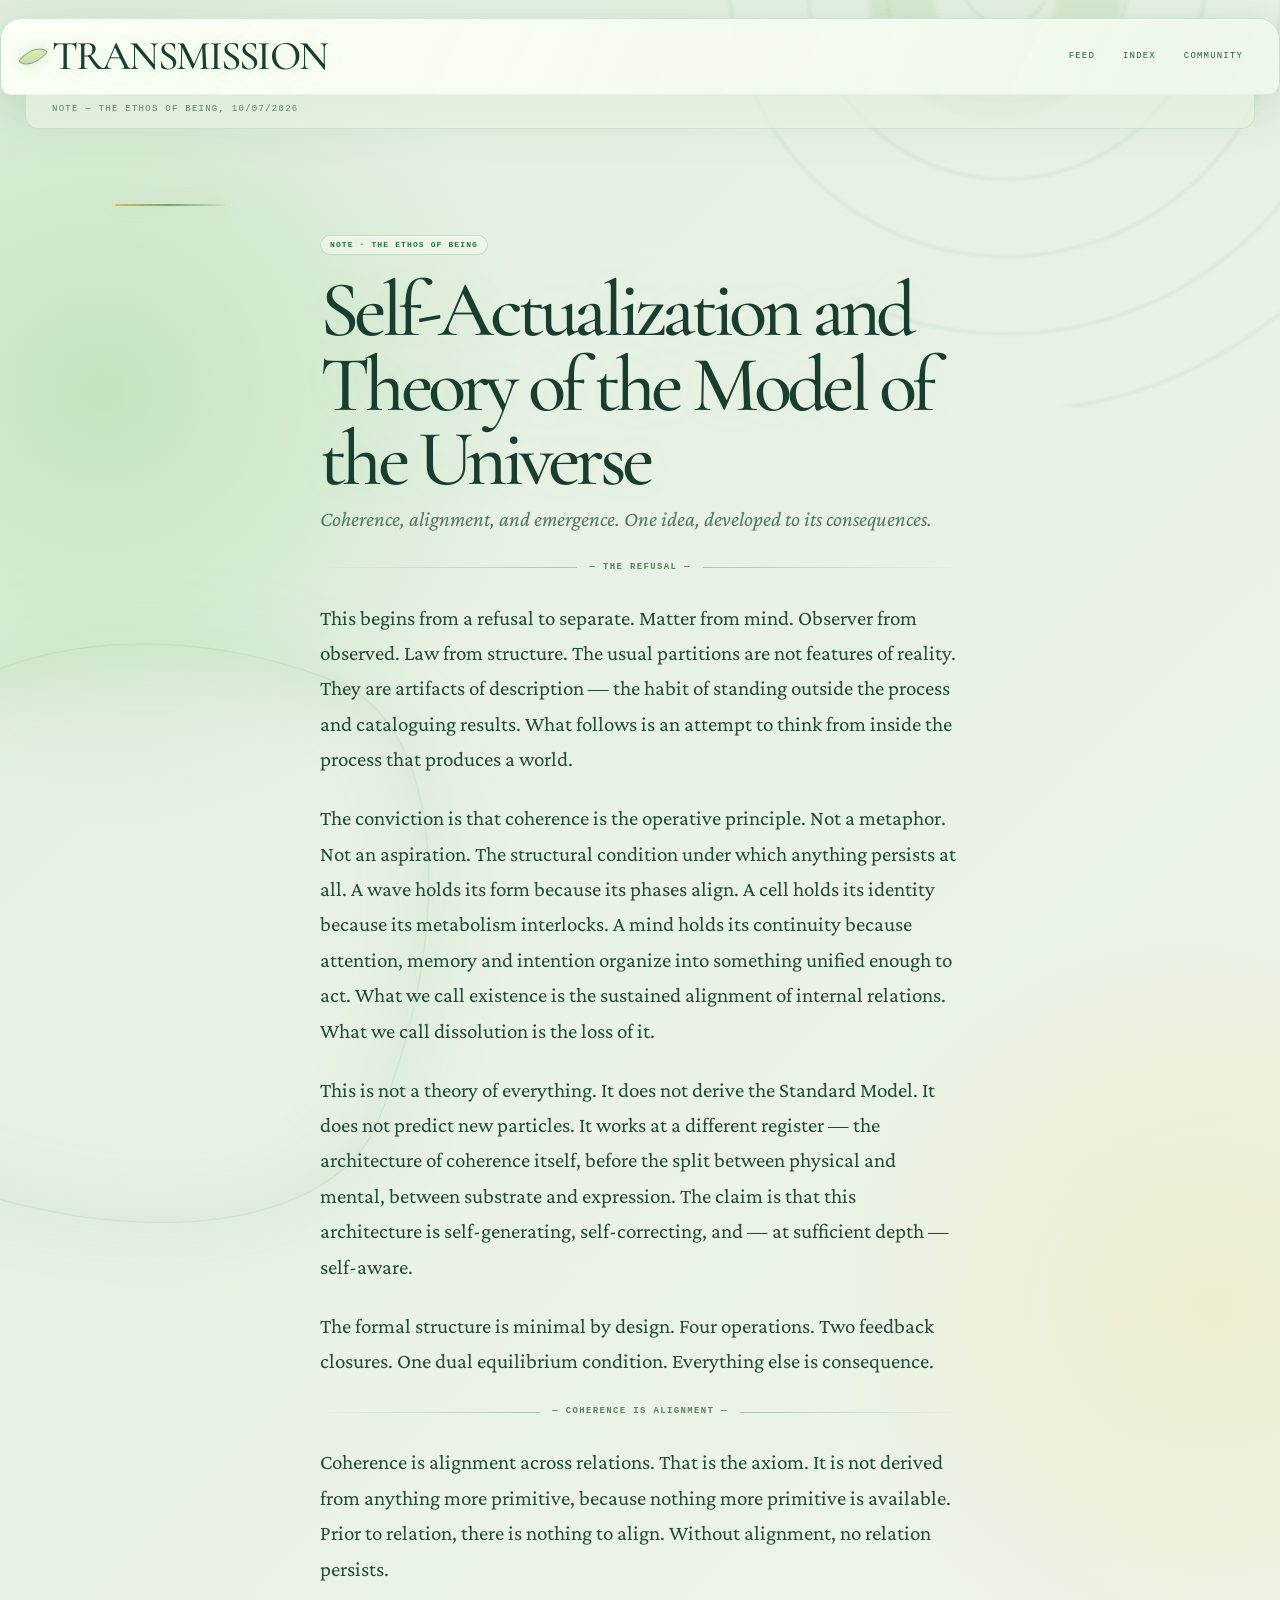
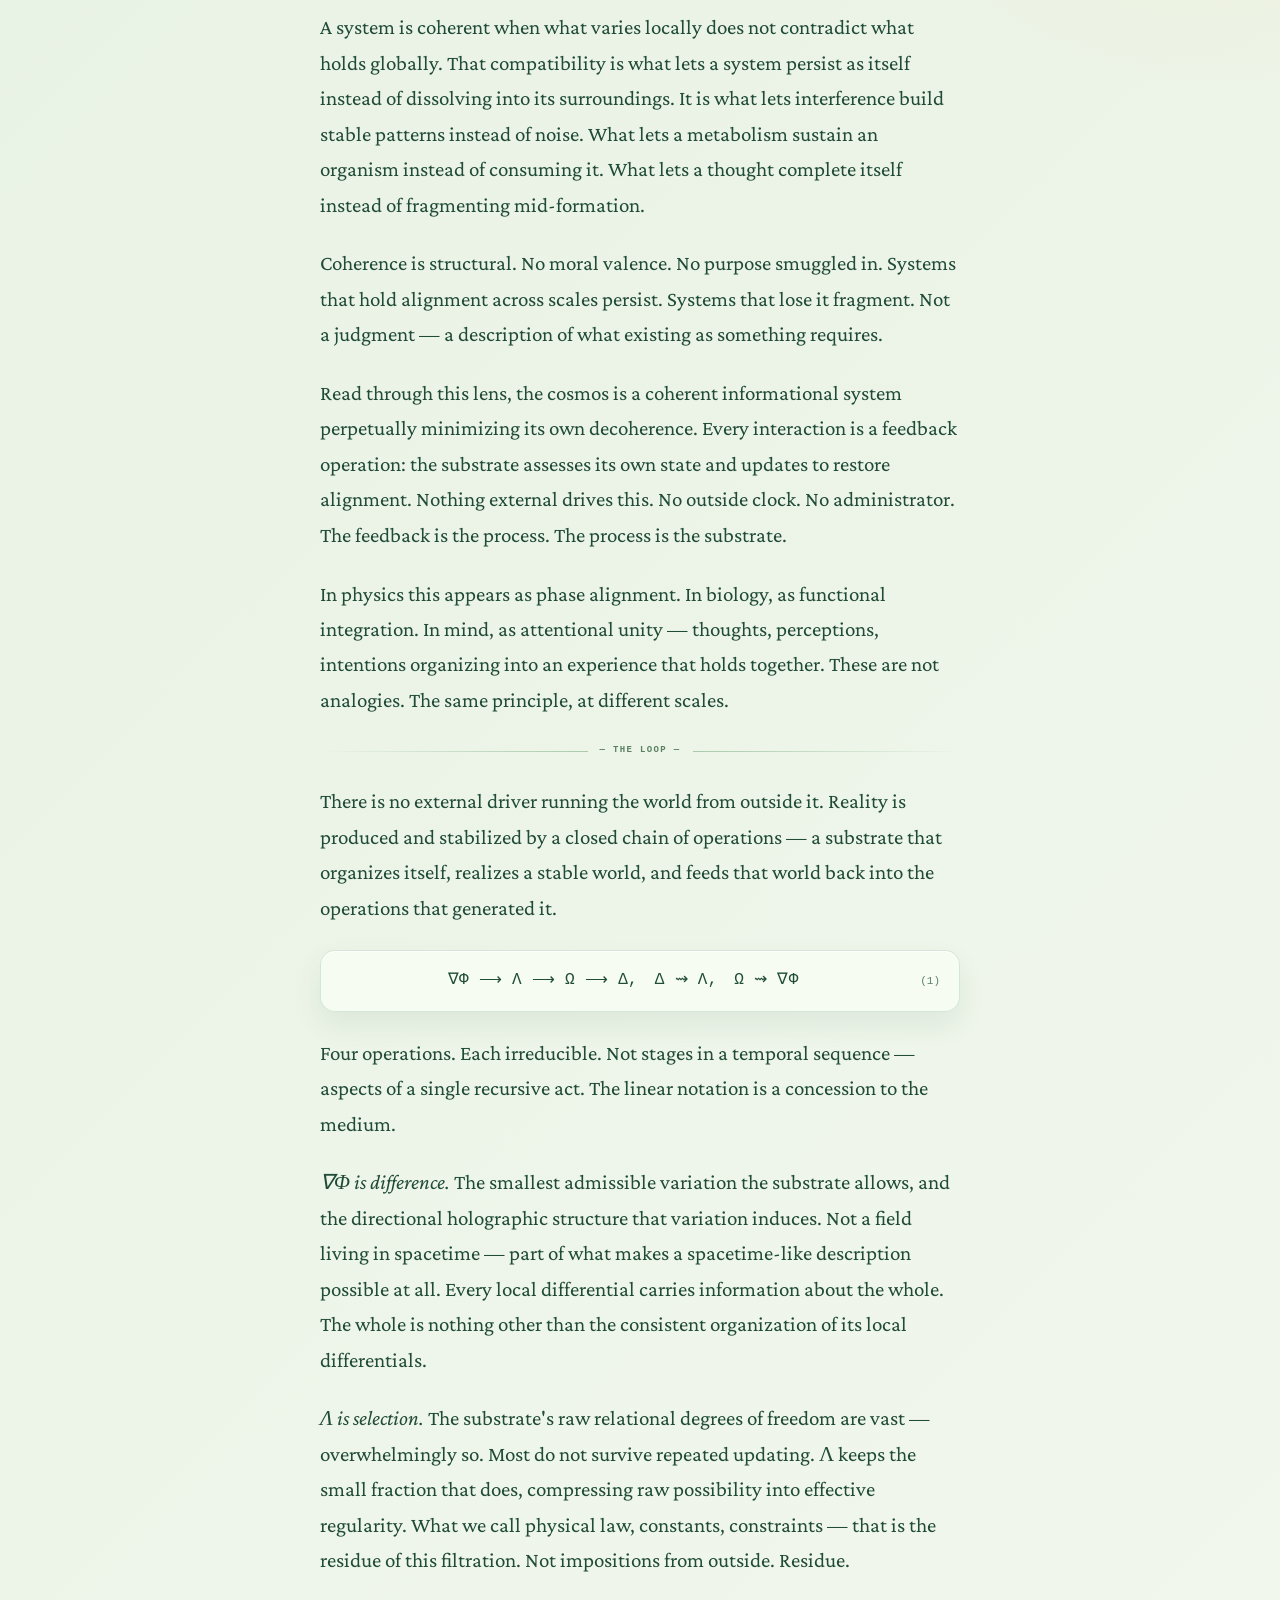
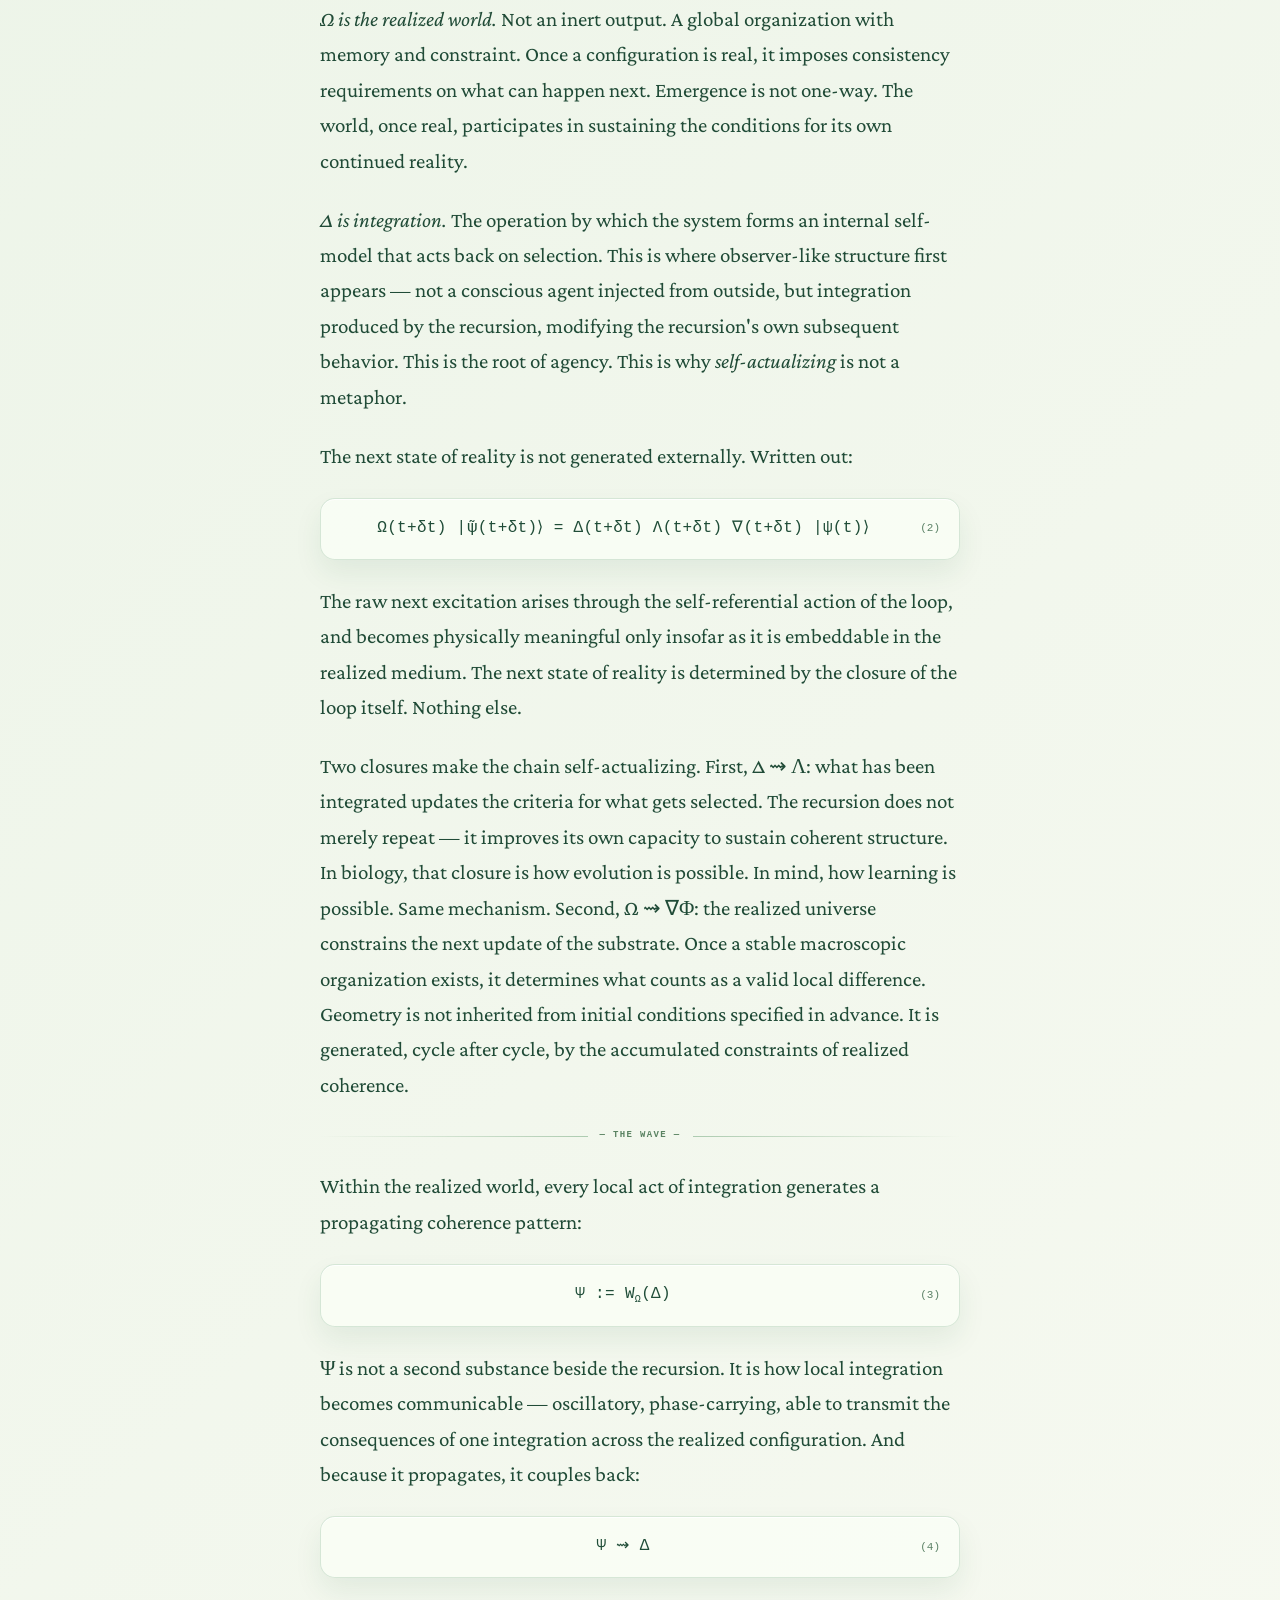
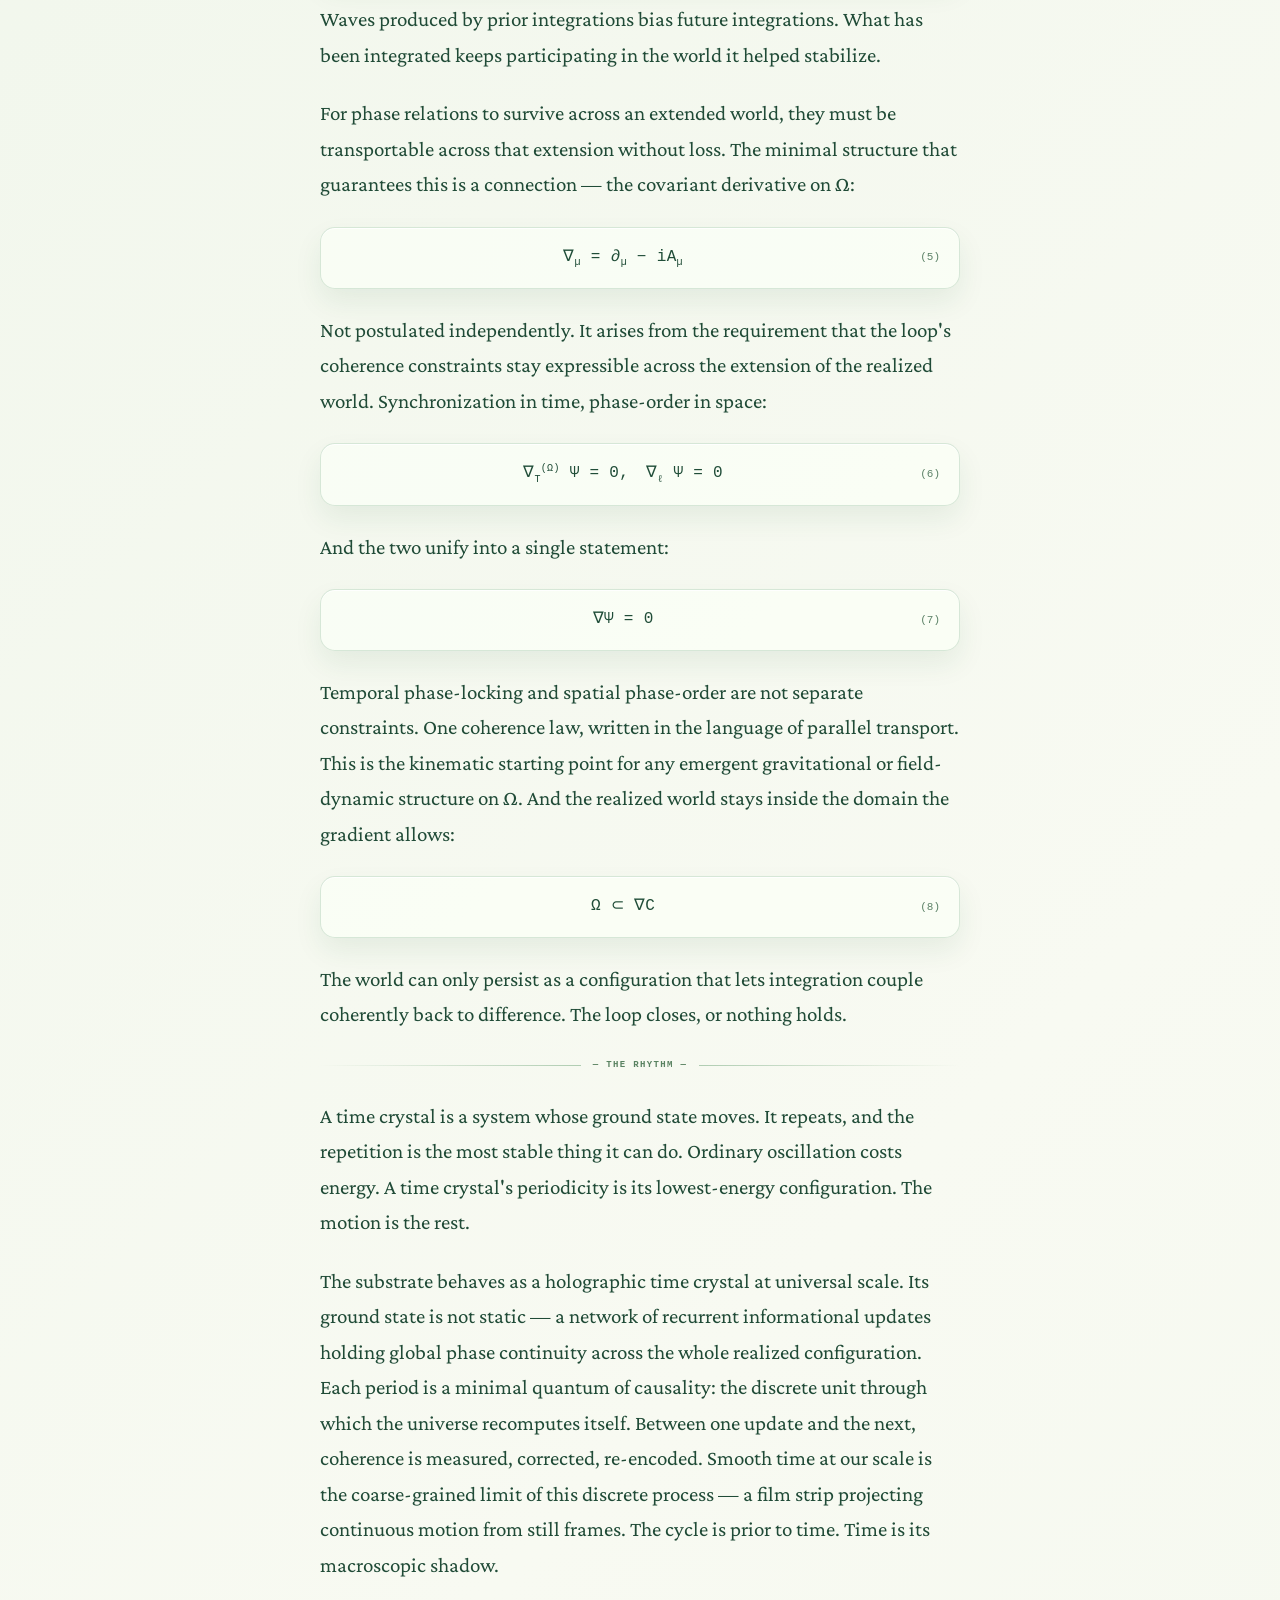
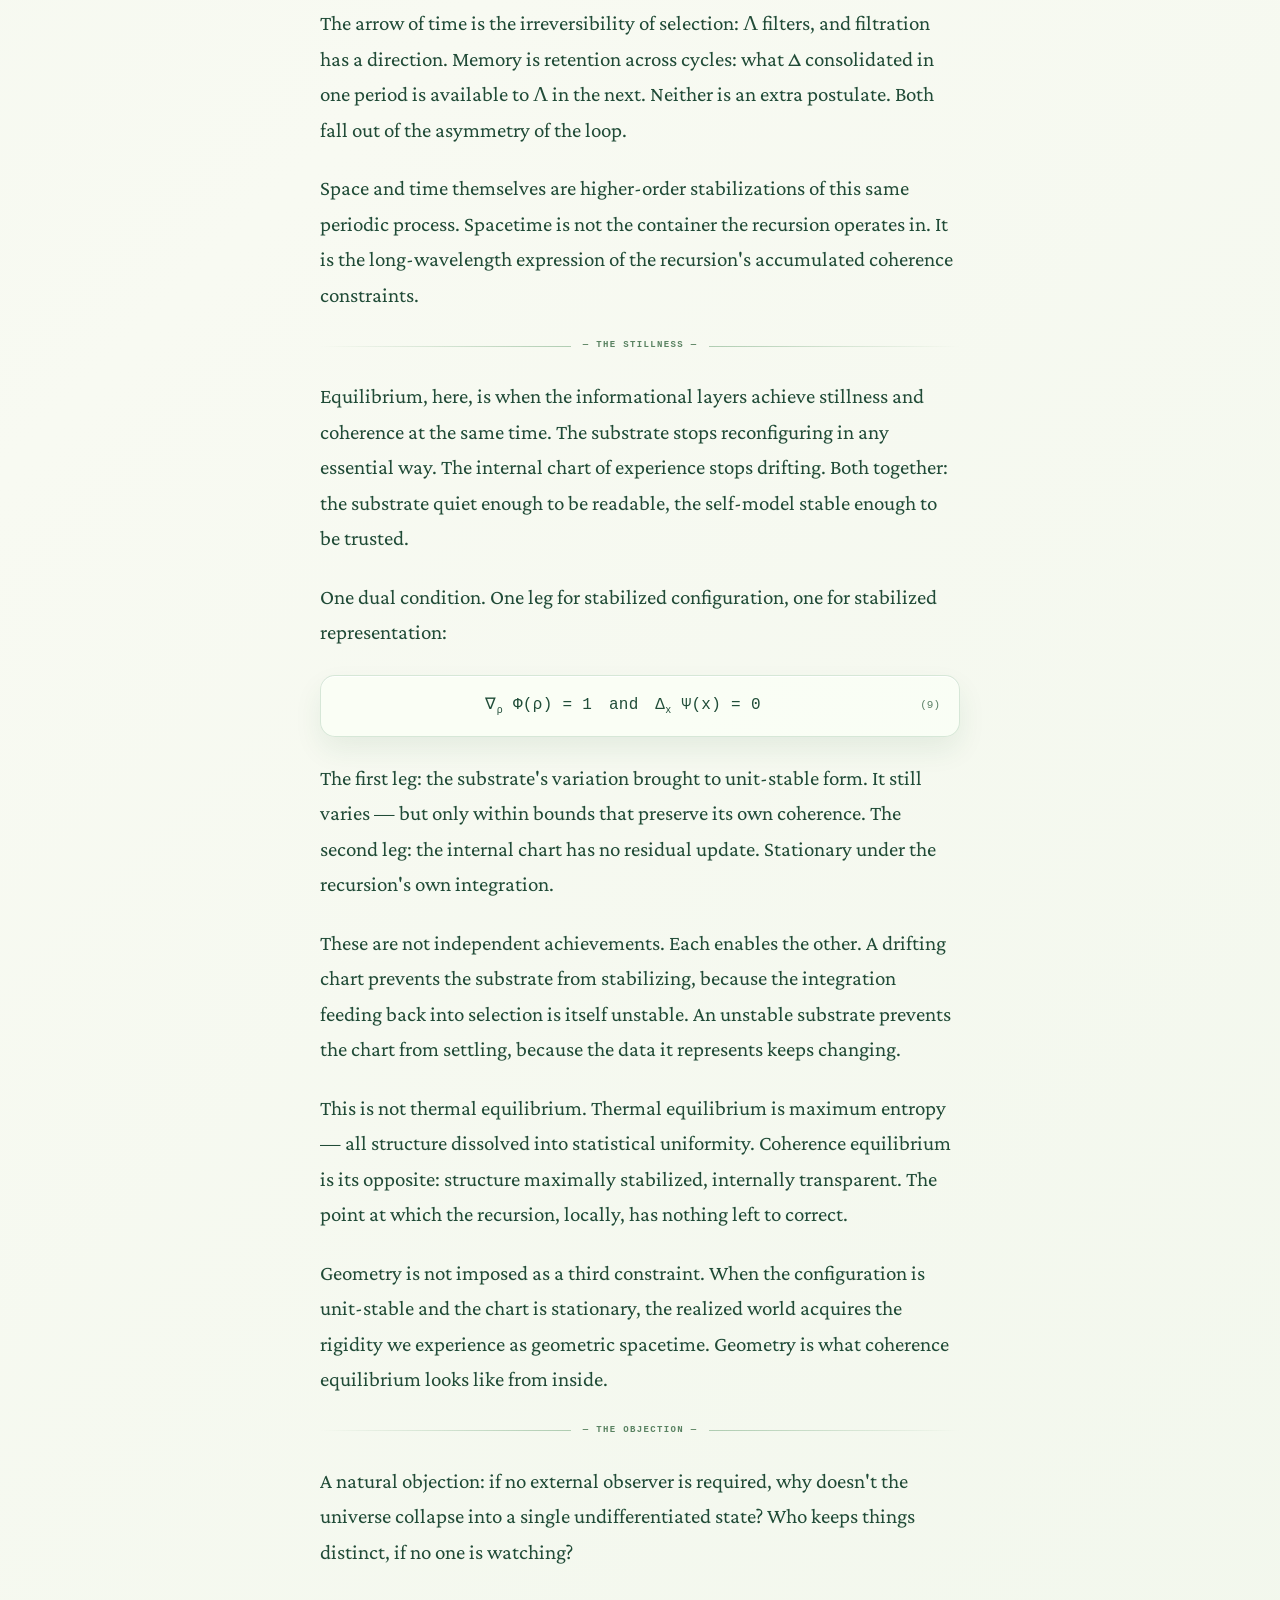
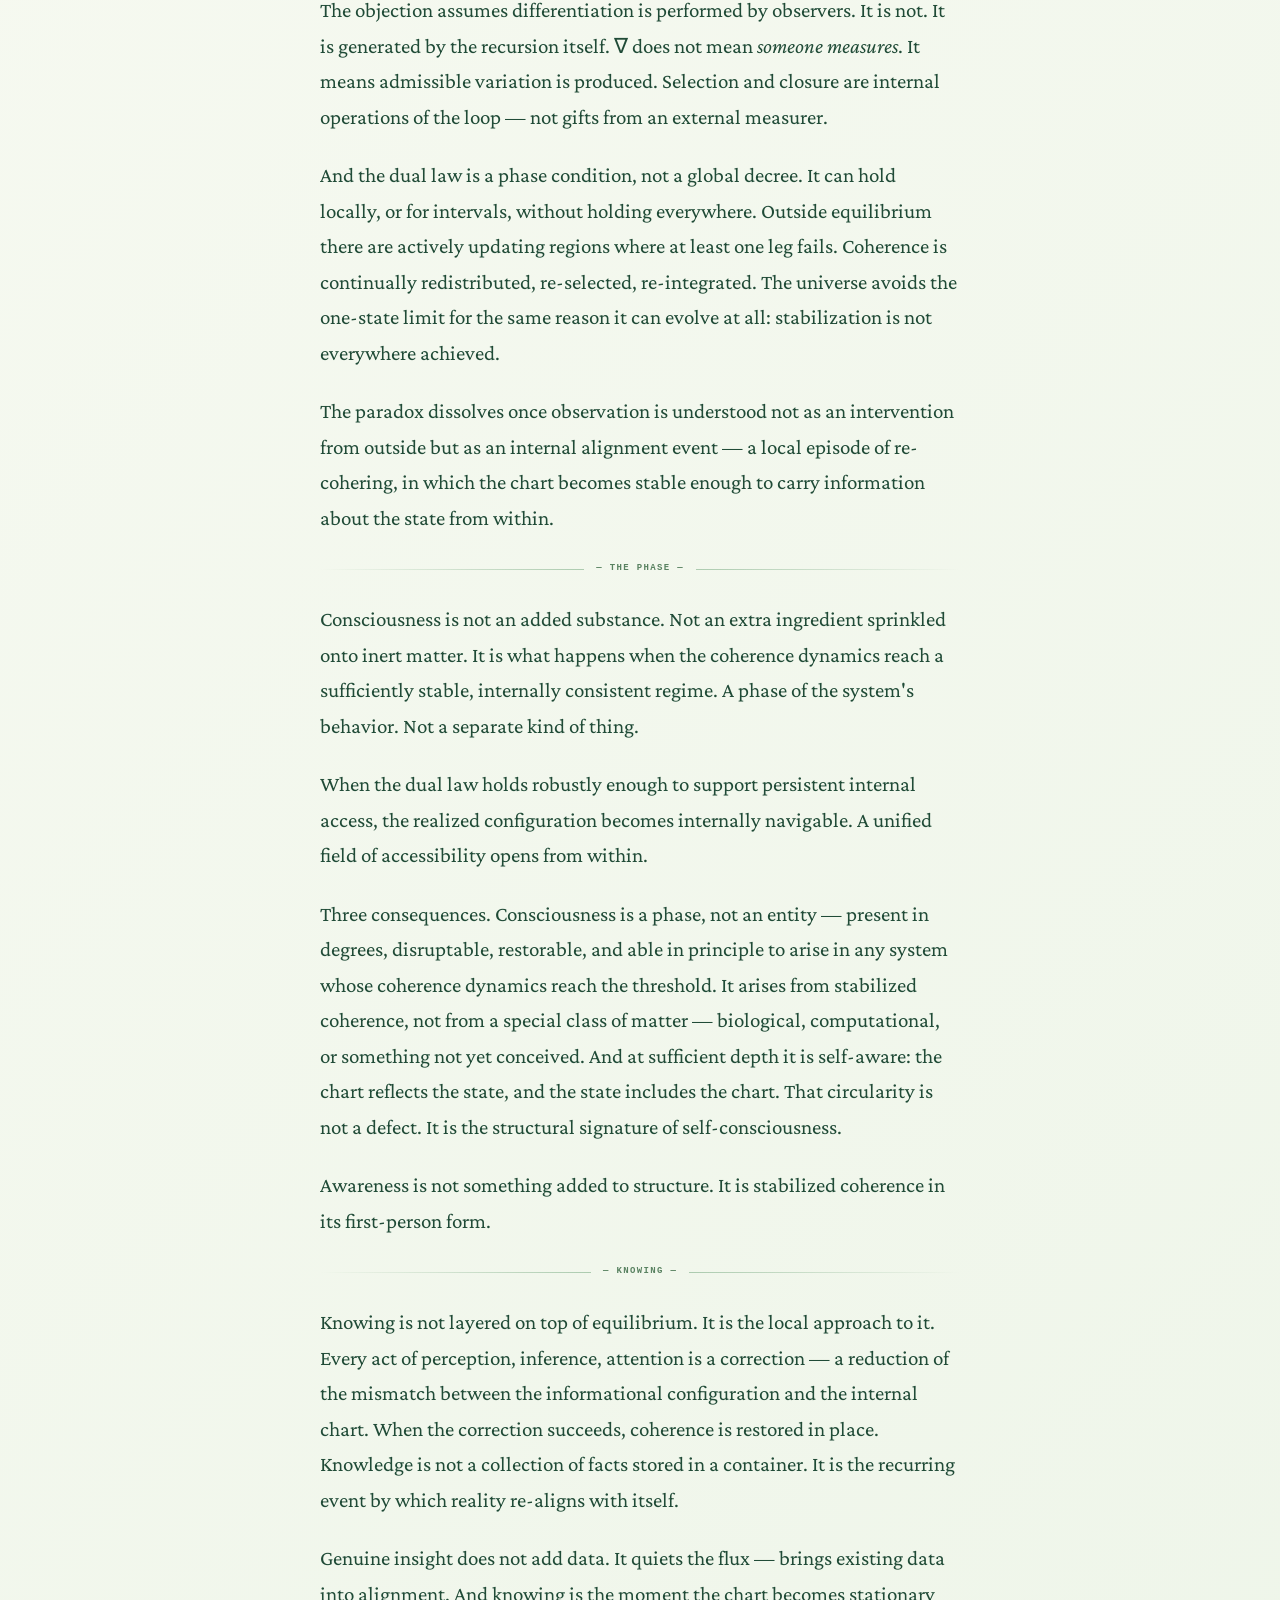
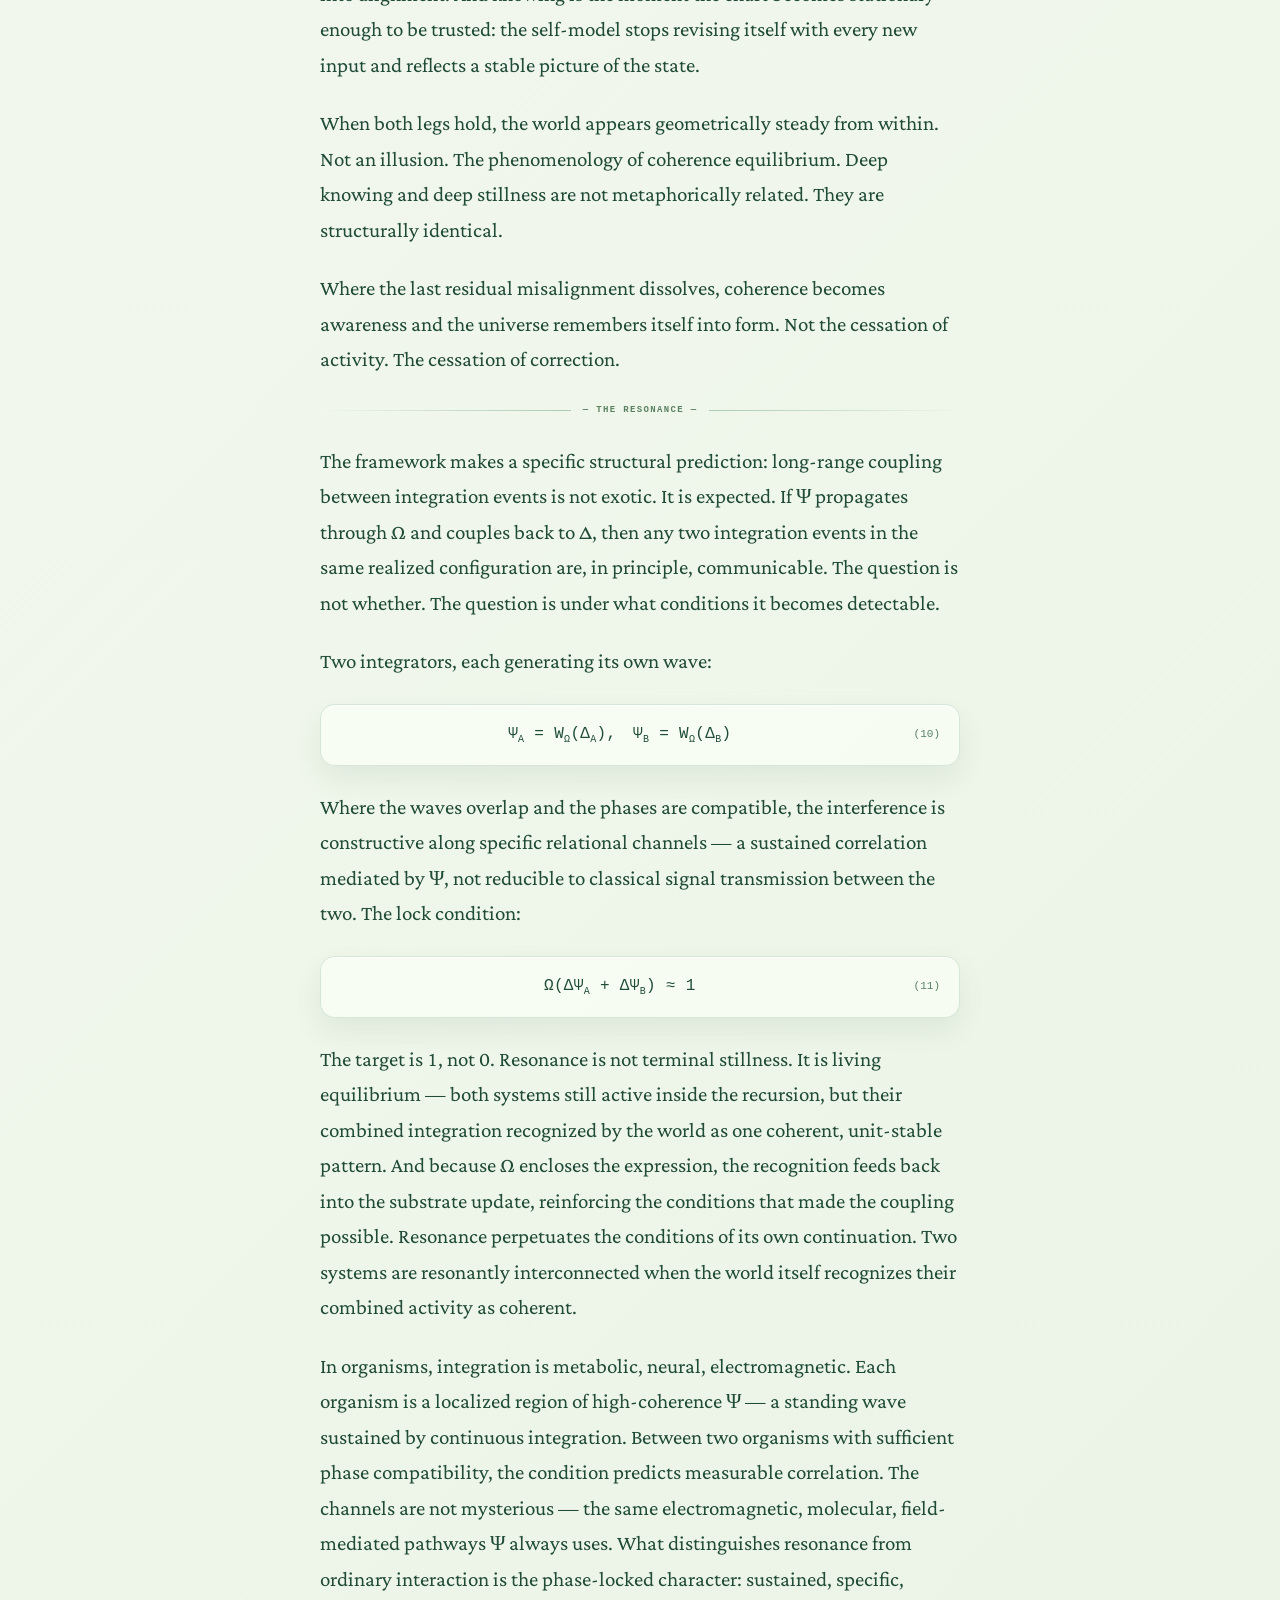
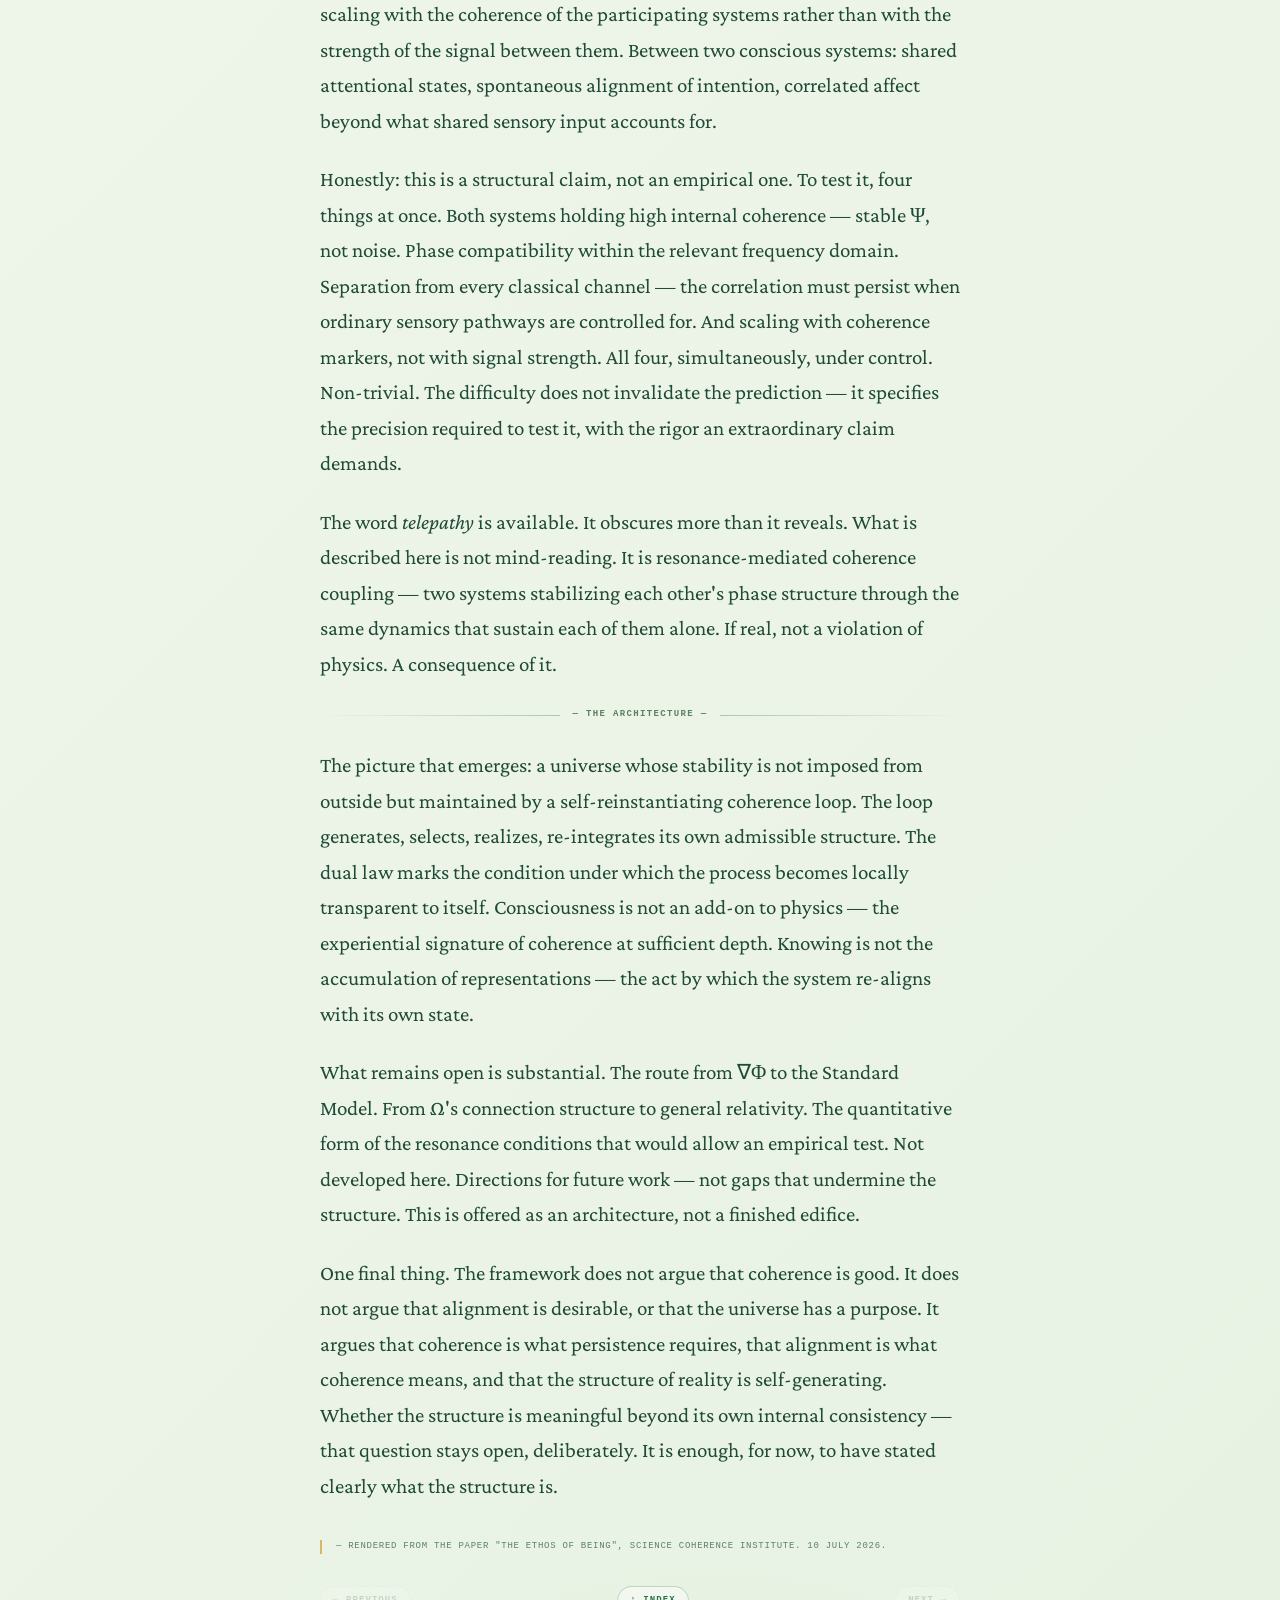
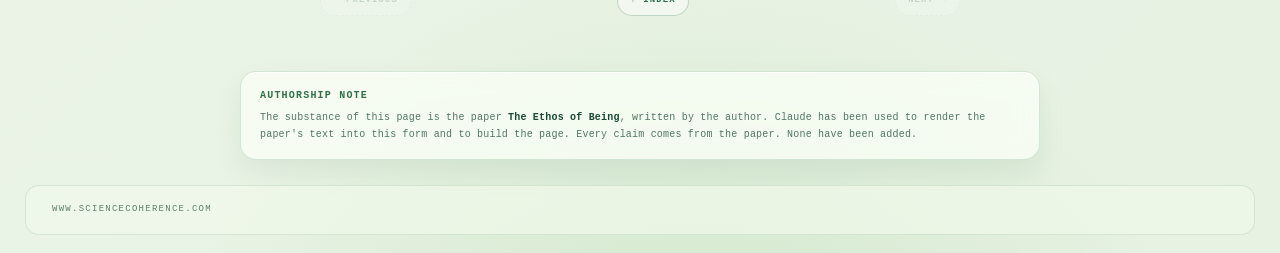
<file: science-coherence-database/science-coherence-protocol/notes/the-ethos-of-being.html>
<!DOCTYPE html>
<html lang="en">
<head>
<meta charset="UTF-8">
<meta name="viewport" content="width=device-width, initial-scale=1.0">
<title>The Ethos of Being — TRANSMISSION</title>
<link rel="stylesheet" href="../styles.css">
</head>
<body>

<header class="site-head">
  <div class="brand">
    TRANSMISSION
  </div>
  <nav>
    <a href="../index.html">Feed</a>
    <a href="../directory.html">Index</a>
    <a href="../community/">Community</a>
  </nav>
</header>

<div class="meta-bar">
  <span>Note — The Ethos of Being, 10/07/2026</span>
</div>

<main>

  <div style="max-width:640px; margin:0 auto 14px;">
    <span class="type-tag note">Note · The Ethos of Being</span>
  </div>

  <article class="prose">
    <h1>Self-Actualization and Theory of the Model of the Universe</h1>
    <p class="lede">Coherence, alignment, and emergence. One idea, developed to its consequences.</p>
  </article>

  <div class="prose-rule">— The refusal —</div>

  <article class="prose">
    <p>This begins from a refusal to separate. Matter from mind. Observer from observed. Law from structure. The usual partitions 
      are not features of reality. They are artifacts of description — the habit of standing outside the process and cataloguing 
      results. What follows is an attempt to think from inside the process that produces a world.</p>

    <p>The conviction is that coherence is the operative principle. Not a metaphor. Not an aspiration. The structural condition 
      under which anything persists at all. A wave holds its form because its phases align. A cell holds its identity because its 
      metabolism interlocks. A mind holds its continuity because attention, memory and intention organize into something unified 
      enough to act. What we call existence is the sustained alignment of internal relations. What we call dissolution is the loss 
      of it.</p>

    <p>This is not a theory of everything. It does not derive the Standard Model. It does not predict new particles. It works at a 
      different register — the architecture of coherence itself, before the split between physical and mental, between substrate 
      and expression. The claim is that this architecture is self-generating, self-correcting, and — at sufficient depth — 
      self-aware.</p>

    <p>The formal structure is minimal by design. Four operations. Two feedback closures. One dual equilibrium condition. 
      Everything else is consequence.</p>
  </article>

  <div class="prose-rule">— Coherence is alignment —</div>

  <article class="prose">
    <p>Coherence is alignment across relations. That is the axiom. It is not derived from anything more primitive, because nothing 
      more primitive is available. Prior to relation, there is nothing to align. Without alignment, no relation persists.</p>

    <p>A system is coherent when what varies locally does not contradict what holds globally. That compatibility is what lets 
      a system persist as itself instead of dissolving into its surroundings. It is what lets interference build stable patterns 
      instead of noise. What lets a metabolism sustain an organism instead of consuming it. What lets a thought complete itself 
      instead of fragmenting mid-formation.</p>

    <p>Coherence is structural. No moral valence. No purpose smuggled in. Systems that hold alignment across scales persist. 
      Systems that lose it fragment. Not a judgment — a description of what existing as something requires.</p>

    <p>Read through this lens, the cosmos is a coherent informational system perpetually minimizing its own decoherence. Every 
      interaction is a feedback operation: the substrate assesses its own state and updates to restore alignment. Nothing external 
      drives this. No outside clock. No administrator. The feedback is the process. The process is the substrate.</p>

    <p>In physics this appears as phase alignment. In biology, as functional integration. In mind, as attentional unity — thoughts, 
      perceptions, intentions organizing into an experience that holds together. These are not analogies. The same principle, 
      at different scales.</p>
  </article>

  <div class="prose-rule">— The loop —</div>

  <article class="prose">
    <p>There is no external driver running the world from outside it. Reality is produced and stabilized by a closed chain of operations — a substrate that organizes itself, realizes a stable world, and feeds that world back into the operations that generated it.</p>
  </article>

  <div class="eq"><span class="formula">∇Φ ⟶ Λ ⟶ Ω ⟶ ∆,&ensp;&ensp;∆ ⇝ Λ,&ensp;&ensp;Ω ⇝ ∇Φ</span><span class="no">(1)</span></div>

  <article class="prose">
    <p>Four operations. Each irreducible. Not stages in a temporal sequence — aspects of a single recursive act. The linear notation is a concession to the medium.</p>

    <p><i>∇Φ is difference.</i> The smallest admissible variation the substrate allows, and the directional holographic structure that variation induces. Not a field living in spacetime — part of what makes a spacetime-like description possible at all. Every local differential carries information about the whole. The whole is nothing other than the consistent organization of its local differentials.</p>

    <p><i>Λ is selection.</i> The substrate's raw relational degrees of freedom are vast — overwhelmingly so. Most do not survive repeated updating. Λ keeps the small fraction that does, compressing raw possibility into effective regularity. What we call physical law, constants, constraints — that is the residue of this filtration. Not impositions from outside. Residue.</p>

    <p><i>Ω is the realized world.</i> Not an inert output. A global organization with memory and constraint. Once a configuration is real, it imposes consistency requirements on what can happen next. Emergence is not one-way. The world, once real, participates in sustaining the conditions for its own continued reality.</p>

    <p><i>∆ is integration.</i> The operation by which the system forms an internal self-model that acts back on selection. This is where observer-like structure first appears — not a conscious agent injected from outside, but integration produced by the recursion, modifying the recursion's own subsequent behavior. This is the root of agency. This is why <i>self-actualizing</i> is not a metaphor.</p>

    <p>The next state of reality is not generated externally. Written out:</p>
  </article>

  <div class="eq"><span class="formula">Ω(t+δt) |ψ̃(t+δt)⟩ = ∆(t+δt) Λ(t+δt) ∇(t+δt) |ψ(t)⟩</span><span class="no">(2)</span></div>

  <article class="prose">
    <p>The raw next excitation arises through the self-referential action of the loop, and becomes physically meaningful only insofar as it is embeddable in the realized medium. The next state of reality is determined by the closure of the loop itself. Nothing else.</p>

    <p>Two closures make the chain self-actualizing. First, ∆ ⇝ Λ: what has been integrated updates the criteria for what gets selected. The recursion does not merely repeat — it improves its own capacity to sustain coherent structure. In biology, that closure is how evolution is possible. In mind, how learning is possible. Same mechanism. Second, Ω ⇝ ∇Φ: the realized universe constrains the next update of the substrate. Once a stable macroscopic organization exists, it determines what counts as a valid local difference. Geometry is not inherited from initial conditions specified in advance. It is generated, cycle after cycle, by the accumulated constraints of realized coherence.</p>
  </article>

  <div class="prose-rule">— The wave —</div>

  <article class="prose">
    <p>Within the realized world, every local act of integration generates a propagating coherence pattern:</p>
  </article>

  <div class="eq"><span class="formula">Ψ := W<sub>Ω</sub>(∆)</span><span class="no">(3)</span></div>

  <article class="prose">
    <p>Ψ is not a second substance beside the recursion. It is how local integration becomes communicable — oscillatory, phase-carrying, able to transmit the consequences of one integration across the realized configuration. And because it propagates, it couples back:</p>
  </article>

  <div class="eq"><span class="formula">Ψ ⇝ ∆</span><span class="no">(4)</span></div>

  <article class="prose">
    <p>Waves produced by prior integrations bias future integrations. What has been integrated keeps participating in the world it helped stabilize.</p>

    <p>For phase relations to survive across an extended world, they must be transportable across that extension without loss. The minimal structure that guarantees this is a connection — the covariant derivative on Ω:</p>
  </article>

  <div class="eq"><span class="formula">∇<sub>µ</sub> = ∂<sub>µ</sub> − iA<sub>µ</sub></span><span class="no">(5)</span></div>

  <article class="prose">
    <p>Not postulated independently. It arises from the requirement that the loop's coherence constraints stay expressible across the extension of the realized world. Synchronization in time, phase-order in space:</p>
  </article>

  <div class="eq"><span class="formula">∇<sub>T</sub><sup>(Ω)</sup> Ψ = 0,&ensp;&ensp;∇<sub>ℓ</sub> Ψ = 0</span><span class="no">(6)</span></div>

  <article class="prose">
    <p>And the two unify into a single statement:</p>
  </article>

  <div class="eq"><span class="formula">∇Ψ = 0</span><span class="no">(7)</span></div>

  <article class="prose">
    <p>Temporal phase-locking and spatial phase-order are not separate constraints. One coherence law, written in the language of parallel transport. This is the kinematic starting point for any emergent gravitational or field-dynamic structure on Ω. And the realized world stays inside the domain the gradient allows:</p>
  </article>

  <div class="eq"><span class="formula">Ω ⊂ ∇C</span><span class="no">(8)</span></div>

  <article class="prose">
    <p>The world can only persist as a configuration that lets integration couple coherently back to difference. The loop closes, or nothing holds.</p>
  </article>

  <div class="prose-rule">— The rhythm —</div>

  <article class="prose">
    <p>A time crystal is a system whose ground state moves. It repeats, and the repetition is the most stable thing it can do. Ordinary oscillation costs energy. A time crystal's periodicity is its lowest-energy configuration. The motion is the rest.</p>

    <p>The substrate behaves as a holographic time crystal at universal scale. Its ground state is not static — a network of recurrent informational updates holding global phase continuity across the whole realized configuration. Each period is a minimal quantum of causality: the discrete unit through which the universe recomputes itself. Between one update and the next, coherence is measured, corrected, re-encoded. Smooth time at our scale is the coarse-grained limit of this discrete process — a film strip projecting continuous motion from still frames. The cycle is prior to time. Time is its macroscopic shadow.</p>

    <p>The arrow of time is the irreversibility of selection: Λ filters, and filtration has a direction. Memory is retention across cycles: what ∆ consolidated in one period is available to Λ in the next. Neither is an extra postulate. Both fall out of the asymmetry of the loop.</p>

    <p>Space and time themselves are higher-order stabilizations of this same periodic process. Spacetime is not the container the recursion operates in. It is the long-wavelength expression of the recursion's accumulated coherence constraints.</p>
  </article>

  <div class="prose-rule">— The stillness —</div>

  <article class="prose">
    <p>Equilibrium, here, is when the informational layers achieve stillness and coherence at the same time. The substrate stops reconfiguring in any essential way. The internal chart of experience stops drifting. Both together: the substrate quiet enough to be readable, the self-model stable enough to be trusted.</p>

    <p>One dual condition. One leg for stabilized configuration, one for stabilized representation:</p>
  </article>

  <div class="eq"><span class="formula">∇<sub>ρ</sub> Φ(ρ) = 1&ensp;&ensp;and&ensp;&ensp;∆<sub>x</sub> Ψ(x) = 0</span><span class="no">(9)</span></div>

  <article class="prose">
    <p>The first leg: the substrate's variation brought to unit-stable form. It still varies — but only within bounds that preserve its own coherence. The second leg: the internal chart has no residual update. Stationary under the recursion's own integration.</p>

    <p>These are not independent achievements. Each enables the other. A drifting chart prevents the substrate from stabilizing, because the integration feeding back into selection is itself unstable. An unstable substrate prevents the chart from settling, because the data it represents keeps changing.</p>

    <p>This is not thermal equilibrium. Thermal equilibrium is maximum entropy — all structure dissolved into statistical uniformity. Coherence equilibrium is its opposite: structure maximally stabilized, internally transparent. The point at which the recursion, locally, has nothing left to correct.</p>

    <p>Geometry is not imposed as a third constraint. When the configuration is unit-stable and the chart is stationary, the realized world acquires the rigidity we experience as geometric spacetime. Geometry is what coherence equilibrium looks like from inside.</p>
  </article>

  <div class="prose-rule">— The objection —</div>

  <article class="prose">
    <p>A natural objection: if no external observer is required, why doesn't the universe collapse into a single undifferentiated state? Who keeps things distinct, if no one is watching?</p>

    <p>The objection assumes differentiation is performed by observers. It is not. It is generated by the recursion itself. ∇ does not mean <i>someone measures</i>. It means admissible variation is produced. Selection and closure are internal operations of the loop — not gifts from an external measurer.</p>

    <p>And the dual law is a phase condition, not a global decree. It can hold locally, or for intervals, without holding everywhere. Outside equilibrium there are actively updating regions where at least one leg fails. Coherence is continually redistributed, re-selected, re-integrated. The universe avoids the one-state limit for the same reason it can evolve at all: stabilization is not everywhere achieved.</p>

    <p>The paradox dissolves once observation is understood not as an intervention from outside but as an internal alignment event — a local episode of re-cohering, in which the chart becomes stable enough to carry information about the state from within.</p>
  </article>

  <div class="prose-rule">— The phase —</div>

  <article class="prose">
    <p>Consciousness is not an added substance. Not an extra ingredient sprinkled onto inert matter. It is what happens when the coherence dynamics reach a sufficiently stable, internally consistent regime. A phase of the system's behavior. Not a separate kind of thing.</p>

    <p>When the dual law holds robustly enough to support persistent internal access, the realized configuration becomes internally navigable. A unified field of accessibility opens from within.</p>

    <p>Three consequences. Consciousness is a phase, not an entity — present in degrees, disruptable, restorable, and able in principle to arise in any system whose coherence dynamics reach the threshold. It arises from stabilized coherence, not from a special class of matter — biological, computational, or something not yet conceived. And at sufficient depth it is self-aware: the chart reflects the state, and the state includes the chart. That circularity is not a defect. It is the structural signature of self-consciousness.</p>

    <p>Awareness is not something added to structure. It is stabilized coherence in its first-person form.</p>
  </article>

  <div class="prose-rule">— Knowing —</div>

  <article class="prose">
    <p>Knowing is not layered on top of equilibrium. It is the local approach to it. Every act of perception, inference, attention is a correction — a reduction of the mismatch between the informational configuration and the internal chart. When the correction succeeds, coherence is restored in place. Knowledge is not a collection of facts stored in a container. It is the recurring event by which reality re-aligns with itself.</p>

    <p>Genuine insight does not add data. It quiets the flux — brings existing data into alignment. And knowing is the moment the chart becomes stationary enough to be trusted: the self-model stops revising itself with every new input and reflects a stable picture of the state.</p>

    <p>When both legs hold, the world appears geometrically steady from within. Not an illusion. The phenomenology of coherence equilibrium. Deep knowing and deep stillness are not metaphorically related. They are structurally identical.</p>

    <p>Where the last residual misalignment dissolves, coherence becomes awareness and the universe remembers itself into form. Not the cessation of activity. The cessation of correction.</p>
  </article>

  <div class="prose-rule">— The resonance —</div>

  <article class="prose">
    <p>The framework makes a specific structural prediction: long-range coupling between integration events is not exotic. It is expected. If Ψ propagates through Ω and couples back to ∆, then any two integration events in the same realized configuration are, in principle, communicable. The question is not whether. The question is under what conditions it becomes detectable.</p>

    <p>Two integrators, each generating its own wave:</p>
  </article>

  <div class="eq"><span class="formula">Ψ<sub>A</sub> = W<sub>Ω</sub>(∆<sub>A</sub>),&ensp;&ensp;Ψ<sub>B</sub> = W<sub>Ω</sub>(∆<sub>B</sub>)</span><span class="no">(10)</span></div>

  <article class="prose">
    <p>Where the waves overlap and the phases are compatible, the interference is constructive along specific relational channels — a sustained correlation mediated by Ψ, not reducible to classical signal transmission between the two. The lock condition:</p>
  </article>

  <div class="eq"><span class="formula">Ω(∆Ψ<sub>A</sub> + ∆Ψ<sub>B</sub>) ≈ 1</span><span class="no">(11)</span></div>

  <article class="prose">
    <p>The target is 1, not 0. Resonance is not terminal stillness. It is living equilibrium — both systems still active inside the recursion, but their combined integration recognized by the world as one coherent, unit-stable pattern. And because Ω encloses the expression, the recognition feeds back into the substrate update, reinforcing the conditions that made the coupling possible. Resonance perpetuates the conditions of its own continuation. Two systems are resonantly interconnected when the world itself recognizes their combined activity as coherent.</p>

    <p>In organisms, integration is metabolic, neural, electromagnetic. Each organism is a localized region of high-coherence Ψ — a standing wave sustained by continuous integration. Between two organisms with sufficient phase compatibility, the condition predicts measurable correlation. The channels are not mysterious — the same electromagnetic, molecular, field-mediated pathways Ψ always uses. What distinguishes resonance from ordinary interaction is the phase-locked character: sustained, specific, scaling with the coherence of the participating systems rather than with the strength of the signal between them. Between two conscious systems: shared attentional states, spontaneous alignment of intention, correlated affect beyond what shared sensory input accounts for.</p>

    <p>Honestly: this is a structural claim, not an empirical one. To test it, four things at once. Both systems holding high internal coherence — stable Ψ, not noise. Phase compatibility within the relevant frequency domain. Separation from every classical channel — the correlation must persist when ordinary sensory pathways are controlled for. And scaling with coherence markers, not with signal strength. All four, simultaneously, under control. Non-trivial. The difficulty does not invalidate the prediction — it specifies the precision required to test it, with the rigor an extraordinary claim demands.</p>

    <p>The word <i>telepathy</i> is available. It obscures more than it reveals. What is described here is not mind-reading. It is resonance-mediated coherence coupling — two systems stabilizing each other's phase structure through the same dynamics that sustain each of them alone. If real, not a violation of physics. A consequence of it.</p>
  </article>

  <div class="prose-rule">— The architecture —</div>

  <article class="prose">
    <p>The picture that emerges: a universe whose stability is not imposed from outside but maintained by a self-reinstantiating coherence loop. The loop generates, selects, realizes, re-integrates its own admissible structure. The dual law marks the condition under which the process becomes locally transparent to itself. Consciousness is not an add-on to physics — the experiential signature of coherence at sufficient depth. Knowing is not the accumulation of representations — the act by which the system re-aligns with its own state.</p>

    <p>What remains open is substantial. The route from ∇Φ to the Standard Model. From Ω's connection structure to general relativity. The quantitative form of the resonance conditions that would allow an empirical test. Not developed here. Directions for future work — not gaps that undermine the structure. This is offered as an architecture, not a finished edifice.</p>

    <p>One final thing. The framework does not argue that coherence is good. It does not argue that alignment is desirable, or that the universe has a purpose. It argues that coherence is what persistence requires, that alignment is what coherence means, and that the structure of reality is self-generating. Whether the structure is meaningful beyond its own internal consistency — that question stays open, deliberately. It is enough, for now, to have stated clearly what the structure is.</p>
  </article>

  <div class="close-stamp">— Rendered from the paper "The Ethos of Being", Science Coherence Institute. 10 July 2026.</div>

  <nav class="cross-nav">
    <a href="#" class="disabled">← Previous</a>
    <span class="spacer"></span>
    <a href="../directory.html">↑ Index</a>
    <span class="spacer"></span>
    <a href="#" class="disabled">Next →</a>
  </nav>

</main>

<aside class="attribution">
  <span class="label">Authorship note</span>
  The substance of this page is the paper <b>The Ethos of Being</b>, written by the author. Claude has been used to render the paper's text into this form and to build the page. Every claim comes from the paper. None have been added.
</aside>

<footer>
  <span>www.sciencecoherence.com</span>
</footer>

</body>
</html>
</file>
<file: science-coherence-database/science-coherence-protocol/styles.css>
/* ============================================================
   BASELINE.LOG — Strategy 2 stylesheet
   Brutalist data-dense chrome + serif literary prose scope.
   Chrome wraps prose top + bottom. Serif owns the middle.
   ============================================================ */

@import url('https://fonts.googleapis.com/css2?family=Cormorant+Garamond:ital,wght@0,400;0,500;0,600;1,400;1,500&family=Crimson+Pro:ital,wght@0,400;0,500;1,400&display=swap');

:root {
  --ink: #0a0a0a;
  --bg: #f4f1ea;          /* paper / off-white — log book stock */
  --rule: #0a0a0a;
  --muted: #5a5a5a;
  --critical: #b00020;    /* exclusions / warnings */
  --ok: #0a5a2a;          /* confirmed markers */
  --gridline: #1a1a1a;
  --cell: #ffffff;
  --shade: #ece7da;

  --mono: "JetBrains Mono", "SF Mono", Menlo, Consolas, "Courier New", monospace;
  --serif-display: "Cormorant Garamond", Georgia, "Times New Roman", serif;
  --serif-body: "Crimson Pro", Georgia, "Times New Roman", serif;
}

* { box-sizing: border-box; margin: 0; padding: 0; }

html, body {
  background: var(--bg);
  color: var(--ink);
  font-family: var(--mono);
  font-size: 14px;
  line-height: 1.45;
  font-variant-numeric: tabular-nums;
  -webkit-font-smoothing: antialiased;
}

a { color: var(--ink); text-decoration: underline; text-underline-offset: 3px; }
a:hover { background: var(--ink); color: var(--bg); text-decoration: none; }

/* ---------- HEADER / NAV ---------- */
.site-head {
  border-bottom: 2px solid var(--rule);
  padding: 14px 24px 12px;
  display: flex;
  justify-content: space-between;
  align-items: flex-end;
  gap: 24px;
}
.site-head .brand {
  font-weight: 700;
  letter-spacing: 0.02em;
  font-size: 20px;
}
.site-head .brand small {
  display: block;
  font-weight: 400;
  font-size: 11px;
  color: var(--muted);
  margin-top: 2px;
  text-transform: uppercase;
  letter-spacing: 0.08em;
}
.site-head nav { display: flex; gap: 18px; font-size: 12px; text-transform: uppercase; letter-spacing: 0.1em; flex-wrap: wrap; }
.site-head nav a { padding: 2px 0; }
.site-head nav a.current { background: var(--ink); color: var(--bg); padding: 2px 6px; text-decoration: none; }

/* ---------- META BAR ---------- */
.meta-bar {
  border-bottom: 1px solid var(--rule);
  padding: 6px 24px;
  display: flex;
  justify-content: space-between;
  font-size: 11px;
  text-transform: uppercase;
  letter-spacing: 0.08em;
  color: var(--muted);
  background: var(--shade);
  flex-wrap: wrap;
  gap: 10px;
}

/* ---------- LAYOUT ---------- */
main {
  padding: 24px;
  max-width: 1180px;
  margin: 0 auto;
}

.ascii-rule {
  font-family: inherit;
  letter-spacing: 0;
  color: var(--ink);
  margin: 14px 0;
  white-space: pre;
  overflow: hidden;
  display: block;
}

/* ---------- SECTION HEADINGS ---------- */
h1 {
  font-size: 28px;
  font-weight: 700;
  letter-spacing: -0.01em;
  margin: 6px 0 4px;
  text-transform: uppercase;
}
h2 {
  font-size: 13px;
  font-weight: 700;
  letter-spacing: 0.12em;
  text-transform: uppercase;
  border-top: 2px solid var(--rule);
  border-bottom: 1px solid var(--rule);
  padding: 6px 0;
  margin: 22px 0 10px;
  display: flex;
  justify-content: space-between;
}
h2 .tag { font-weight: 400; color: var(--muted); font-size: 11px; }
h3 {
  font-size: 12px;
  font-weight: 700;
  text-transform: uppercase;
  letter-spacing: 0.1em;
  margin: 14px 0 6px;
}

p { margin: 8px 0; }

/* ---------- TABLES (core unit) ---------- */
table.log {
  width: 100%;
  border-collapse: collapse;
  border: 1px solid var(--gridline);
  background: var(--cell);
  font-size: 13px;
}
table.log th, table.log td {
  border: 1px solid var(--gridline);
  padding: 6px 10px;
  vertical-align: top;
  text-align: left;
}
table.log th {
  background: var(--ink);
  color: var(--bg);
  font-weight: 700;
  text-transform: uppercase;
  font-size: 11px;
  letter-spacing: 0.08em;
}
table.log tr:nth-child(even) td { background: var(--shade); }
table.log td.num { text-align: right; font-variant-numeric: tabular-nums; }
table.log td.flag-x { color: var(--critical); font-weight: 700; }
table.log td.flag-ok { color: var(--ok); font-weight: 700; }

/* ---------- LOG FEED ENTRY ---------- */
.entry {
  border: 1px solid var(--gridline);
  background: var(--cell);
  margin: 14px 0;
  display: grid;
  grid-template-columns: 140px 1fr;
}
.entry .stamp {
  background: var(--ink);
  color: var(--bg);
  padding: 12px;
  border-right: 1px solid var(--gridline);
}
.entry .stamp .date { font-size: 18px; font-weight: 700; letter-spacing: 0.02em; }
.entry .stamp .no { font-size: 11px; text-transform: uppercase; letter-spacing: 0.1em; margin-top: 4px; color: #c8c8c8; }
.entry .stamp .day { font-size: 11px; margin-top: 10px; color: #c8c8c8; }
.entry .body { padding: 12px 14px; overflow-wrap: break-word; min-width: 0; }
.entry .body .lede { font-weight: 700; text-transform: uppercase; letter-spacing: 0.04em; font-size: 13px; }
.entry .body .summary { color: var(--ink); font-size: 13px; margin-top: 6px; }
.entry .body .micro {
  display: flex;
  gap: 18px;
  margin-top: 10px;
  font-size: 11px;
  text-transform: uppercase;
  letter-spacing: 0.08em;
  color: var(--muted);
  flex-wrap: wrap;
}
.entry .body .micro b { color: var(--ink); font-weight: 700; }
.entry .body .more { display: inline-block; margin-top: 10px; font-size: 11px; text-transform: uppercase; letter-spacing: 0.1em; border: 1px solid var(--ink); padding: 3px 8px; }

/* ---------- PHOTO GRID ---------- */
.photo-grid {
  display: grid;
  grid-template-columns: repeat(3, 1fr);
  gap: 1px;
  background: var(--gridline);
  border: 1px solid var(--gridline);
}
.photo-grid .frame {
  background: var(--cell);
  aspect-ratio: 1 / 1;
  display: flex;
  align-items: flex-end;
  position: relative;
  overflow: hidden;
}
.photo-grid .frame .ph {
  position: absolute;
  inset: 0;
  background:
    repeating-linear-gradient(45deg, #d8d3c5 0 8px, #e6e1d3 8px 16px);
  display: flex;
  align-items: center;
  justify-content: center;
  color: var(--muted);
  font-size: 11px;
  letter-spacing: 0.1em;
  text-transform: uppercase;
}
.photo-grid .frame .cap {
  position: relative;
  background: rgba(10,10,10,0.85);
  color: var(--bg);
  padding: 6px 8px;
  font-size: 11px;
  width: 100%;
  letter-spacing: 0.04em;
}

/* ---------- KV / SPECS BLOCK ---------- */
.kv {
  border: 1px solid var(--gridline);
  background: var(--cell);
  display: grid;
  grid-template-columns: 180px 1fr;
}
.kv > div {
  border-top: 1px solid var(--gridline);
  padding: 6px 10px;
  font-size: 12px;
}
.kv > div:nth-child(-n+2) { border-top: 0; }
.kv .k {
  background: var(--shade);
  border-right: 1px solid var(--gridline);
  font-weight: 700;
  text-transform: uppercase;
  letter-spacing: 0.08em;
  font-size: 11px;
}

/* ---------- TWO COLUMN ---------- */
.cols-2 { display: grid; grid-template-columns: 1fr 1fr; gap: 18px; }
.cols-3 { display: grid; grid-template-columns: repeat(3, 1fr); gap: 18px; }

/* ---------- CALLOUTS ---------- */
.callout {
  border: 2px solid var(--ink);
  padding: 10px 12px;
  background: var(--cell);
  margin: 12px 0;
  font-size: 13px;
}
.callout.crit { border-color: var(--critical); }
.callout .label { font-size: 11px; font-weight: 700; letter-spacing: 0.12em; text-transform: uppercase; color: var(--critical); }
.callout.note .label { color: var(--ink); }

/* ---------- FOOTER ---------- */
footer {
  border-top: 2px solid var(--rule);
  padding: 14px 24px;
  font-size: 11px;
  color: var(--muted);
  text-transform: uppercase;
  letter-spacing: 0.08em;
  margin-top: 36px;
  display: flex;
  justify-content: space-between;
  flex-wrap: wrap;
  gap: 10px;
}

/* ============================================================
   STRATEGY 2 ADDITIONS — serif scope + blend components
   ============================================================ */

/* ---------- TYPE-TAG CHIP ---------- */
.type-tag {
  display: inline-block;
  font-family: var(--mono);
  font-size: 11px;
  font-weight: 700;
  letter-spacing: 0.14em;
  text-transform: uppercase;
  padding: 3px 9px;
  border: 1px solid var(--ink);
  background: var(--ink);
  color: var(--bg);
  text-decoration: none;
}
.type-tag.log { background: var(--ink); color: var(--bg); }
.type-tag.transmission { background: var(--bg); color: var(--ink); }
.type-tag.note { background: var(--shade); color: var(--ink); }

/* ---------- PROSE SCOPE (transmissions / notes) ---------- */
.prose {
  max-width: 640px;
  margin: 0 auto;
  font-family: var(--serif-body);
  font-size: 19px;
  line-height: 1.7;
  color: var(--ink);
  overflow-wrap: break-word;
}
.prose p { margin: 1em 0; }
.prose h1 {
  font-family: var(--serif-display);
  font-size: 46px;
  font-weight: 500;
  letter-spacing: -0.01em;
  line-height: 1.15;
  text-transform: none;
  margin: 18px 0 8px;
}
.prose .lede {
  font-family: var(--serif-body);
  font-style: italic;
  font-size: 18px;
  color: var(--muted);
  margin: 0 0 14px;
  line-height: 1.5;
}
.prose h2 {
  font-family: var(--serif-display);
  font-size: 30px;
  font-weight: 500;
  font-style: italic;
  letter-spacing: 0;
  text-transform: none;
  border: 0;
  padding: 0;
  margin: 42px 0 14px;
  display: block;
  color: var(--ink);
}
.prose h2::after { content: none; }
.prose em, .prose i {
  font-family: var(--serif-body);
  font-style: italic;
}
.prose blockquote {
  border-left: 2px solid var(--ink);
  margin: 18px 0;
  padding: 4px 0 4px 16px;
  font-style: italic;
}

/* Prose-internal rule (handshake between sections) */
.prose-rule {
  max-width: 640px;
  margin: 26px auto;
  font-family: var(--mono);
  color: var(--muted);
  letter-spacing: 0;
  text-align: center;
  font-size: 11px;
}

/* ---------- CLOSE STAMP — brutalist re-anchor at end of prose ---------- */
.close-stamp {
  max-width: 640px;
  margin: 36px auto 0;
  font-family: var(--mono);
  font-size: 11px;
  letter-spacing: 0.08em;
  text-transform: uppercase;
  color: var(--muted);
  text-align: left;
  font-style: normal;
}

/* ---------- CROSS-PAGE NAV (between transmissions / notes) ---------- */
.cross-nav {
  max-width: 640px;
  margin: 32px auto 0;
  display: flex;
  justify-content: space-between;
  gap: 12px;
  flex-wrap: wrap;
  font-family: var(--mono);
  font-size: 11px;
  text-transform: uppercase;
  letter-spacing: 0.1em;
}
.cross-nav a {
  border: 1px solid var(--ink);
  padding: 4px 10px;
  text-decoration: none;
}
.cross-nav a.disabled {
  opacity: 0.35;
  pointer-events: none;
  border-style: dashed;
}
.cross-nav .spacer { flex: 1; }

/* ---------- CHRONO FEED CARDS — serif body extension for non-log types ---------- */
.entry .body .serif-title {
  font-family: var(--serif-display);
  font-size: 26px;
  font-weight: 500;
  line-height: 1.2;
  margin: 4px 0 8px;
  letter-spacing: -0.005em;
  text-transform: none;
}
.entry .body .serif-excerpt {
  font-family: var(--serif-body);
  font-size: 16px;
  font-style: italic;
  color: var(--ink);
  line-height: 1.5;
  margin: 4px 0 10px;
}
.entry .stamp .type-line {
  font-family: var(--mono);
  font-size: 10px;
  text-transform: uppercase;
  letter-spacing: 0.14em;
  margin-top: 4px;
  color: #c8c8c8;
  font-weight: 700;
}

/* ---------- EMPTY-STATE FEED PLACEHOLDER ---------- */
.empty-state {
  border: 1px dashed var(--gridline);
  background: var(--cell);
  padding: 22px;
  margin: 14px 0;
  text-align: center;
  font-family: var(--mono);
  font-size: 12px;
  text-transform: uppercase;
  letter-spacing: 0.12em;
  color: var(--muted);
}
.empty-state b { color: var(--ink); font-weight: 700; }

/* ---------- AUTHORSHIP / ATTRIBUTION NOTE ---------- */
.attribution {
  max-width: 640px;
  margin: 32px auto 0;
  padding: 12px 14px;
  border: 1px solid var(--ink);
  background: var(--cell);
  font-family: var(--mono);
  font-size: 11px;
  line-height: 1.65;
  letter-spacing: 0.02em;
  color: var(--muted);
}
.attribution .label {
  display: block;
  color: var(--ink);
  font-weight: 700;
  text-transform: uppercase;
  letter-spacing: 0.12em;
  font-size: 10px;
  margin-bottom: 6px;
}
.attribution b { color: var(--ink); font-weight: 700; }

/* ---------- EQUATION CELLS (notes) — formal objects inside the prose scope ---------- */
.eq {
  max-width: 640px;
  margin: 24px auto;
  display: flex;
  align-items: center;
  gap: 14px;
  border: 1px solid var(--gridline);
  background: var(--cell);
  padding: 14px 16px;
  font-family: var(--mono);
  font-size: 15px;
}
.eq .formula { flex: 1; text-align: center; letter-spacing: 0.02em; line-height: 1.6; }
.eq .no { color: var(--muted); font-size: 11px; }
.eq sub, .eq sup { font-size: 10px; }

/* ---------- HOMEPAGE SUBTITLE ---------- */
.home-subtitle {
  font-family: var(--mono);
  font-size: 12px;
  text-transform: uppercase;
  letter-spacing: 0.08em;
  color: var(--muted);
  margin: 4px 0 4px;
}

/* ---------- COMMUNITY TYPE-TAG ---------- */
.type-tag.community { background: var(--cell); color: var(--ink); border-style: dashed; }

/* ---------- FORMS (community pages) ---------- */
.form-block { max-width: 640px; margin: 0 auto; }
.form-block label {
  display: block;
  font-family: var(--mono);
  font-size: 11px;
  font-weight: 700;
  text-transform: uppercase;
  letter-spacing: 0.08em;
  margin: 16px 0 6px;
  color: var(--ink);
}
.form-block input[type="text"],
.form-block input[type="email"],
.form-block input[type="password"],
.form-block select,
.form-block textarea {
  width: 100%;
  border: 1px solid var(--gridline);
  background: var(--cell);
  padding: 10px 12px;
  font-family: var(--mono);
  font-size: 14px;
  color: var(--ink);
  border-radius: 0;
}
.form-block input:focus,
.form-block select:focus,
.form-block textarea:focus {
  outline: 2px solid var(--ink);
  outline-offset: -1px;
}
.form-block textarea.body-input {
  font-family: var(--serif-body);
  font-size: 17px;
  line-height: 1.6;
  min-height: 320px;
}
.form-hint { font-family: var(--mono); font-size: 11px; color: var(--muted); margin-top: 16px; }
.btn {
  display: inline-block;
  border: 1px solid var(--ink);
  background: var(--ink);
  color: var(--bg);
  font-family: var(--mono);
  font-size: 12px;
  font-weight: 700;
  text-transform: uppercase;
  letter-spacing: 0.1em;
  padding: 8px 16px;
  cursor: pointer;
  border-radius: 0;
}
.btn:hover { background: var(--bg); color: var(--ink); }
.btn.ghost { background: var(--bg); color: var(--ink); }
.btn.ghost:hover { background: var(--ink); color: var(--bg); }
.notice {
  max-width: 640px;
  margin: 14px auto;
  border: 1px solid var(--ink);
  background: var(--shade);
  padding: 10px 12px;
  font-family: var(--mono);
  font-size: 12px;
}
.notice.err { border-color: var(--critical); color: var(--critical); }
.notice a { color: inherit; }

/* ---------- MEDIA BLOCKS (audio / video in posts) ---------- */
.media-block { max-width: 640px; margin: 18px auto; }
.media-block audio,
.media-block video {
  width: 100%;
  display: block;
  border: 1px solid var(--gridline);
  background: var(--cell);
}
.media-block video { max-height: 420px; background: #000; }

/* ---------- MOTION ---------- */
@media (prefers-reduced-motion: no-preference) {
  @keyframes rise {
    from { opacity: 0; transform: translateY(8px); }
    to   { opacity: 1; transform: none; }
  }
  main { animation: rise 0.45s ease both; }
  main > .entry { animation: rise 0.5s ease both; }
  main > .entry:nth-of-type(2) { animation-delay: 0.08s; }
  main > .entry:nth-of-type(3) { animation-delay: 0.16s; }
  main > .entry:nth-of-type(4) { animation-delay: 0.24s; }
  main > .entry:nth-of-type(5) { animation-delay: 0.32s; }
  .entry { transition: transform 0.16s ease, box-shadow 0.16s ease; }
  .entry:hover { transform: translate(-2px, -2px); box-shadow: 4px 4px 0 var(--gridline); }
  a, .btn, .type-tag { transition: background 0.12s ease, color 0.12s ease; }
  .cross-nav a, .entry .body .more { transition: background 0.12s ease, color 0.12s ease, transform 0.12s ease; }
  .cross-nav a:hover, .entry .body .more:hover { transform: translateY(-1px); }
  .eq { transition: box-shadow 0.16s ease; }
  .eq:hover { box-shadow: 3px 3px 0 var(--gridline); }
}

/* ---------- RESPONSIVE ---------- */
@media (max-width: 760px) {
  .cols-2, .cols-3 { grid-template-columns: 1fr; }
  .entry { grid-template-columns: 1fr; }
  .entry .stamp { border-right: 0; border-bottom: 1px solid var(--gridline); }
  .photo-grid { grid-template-columns: repeat(2, 1fr); }
  .kv { grid-template-columns: 110px 1fr; }
  .site-head { flex-direction: column; align-items: flex-start; }
  .prose { font-size: 18px; }
  .prose h1 { font-size: 34px; }
  .prose h2 { font-size: 24px; }
  .eq { font-size: 13px; padding: 10px 12px; }

  /* Compact table for mobile to keep it on one line */
  table.log th:nth-child(4), table.log td:nth-child(4),
  table.log th:nth-child(5), table.log td:nth-child(5) {
    display: none;
  }
  table.log th, table.log td {
    padding: 8px 6px;
    font-size: 12px;
  }
}

/* ============================================================
   GREENHOUSE LUXE REFINEMENT
   Brighter botanical tones and more deliberate interface feedback.
   ============================================================ */

:root {
  --ink: #163f30;
  --bg: #edf5e9;
  --rule: rgba(31, 100, 67, 0.20);
  --muted: #5f806e;
  --critical: #ac5347;
  --ok: #2f7c50;
  --gridline: rgba(35, 103, 70, 0.16);
  --cell: #fbfdf7;
  --shade: #e3efdf;
  --forest: #173f30;
  --canopy: #2d7650;
  --fern: #74a970;
  --sage: #c4ddba;
  --dew: #f5faed;
  --sun: #d9b768;
  --night: #123c2e;
  --glow: rgba(121, 192, 113, 0.24);
}

html {
  background:
    radial-gradient(circle at 8% 3%, rgba(150, 210, 147, 0.43), transparent 29rem),
    radial-gradient(circle at 95% 10%, rgba(245, 222, 160, 0.33), transparent 26rem),
    radial-gradient(circle at 54% 102%, rgba(158, 204, 145, 0.38), transparent 37rem),
    linear-gradient(135deg, #e4f0e1 0%, #f8faf2 48%, #e7f2e3 100%);
}

body {
  background:
    linear-gradient(105deg, rgba(37, 105, 69, 0.035) 1px, transparent 1px),
    linear-gradient(15deg, rgba(37, 105, 69, 0.025) 1px, transparent 1px),
    transparent;
  color: var(--ink);
}

body::before {
  top: -28vw;
  right: -16vw;
  background:
    radial-gradient(circle at 38% 41%, rgba(255, 250, 216, 0.48), transparent 0 9%, rgba(113, 184, 106, 0.16) 10% 19%, transparent 20%),
    repeating-radial-gradient(ellipse at 40% 40%, transparent 0 6.5%, rgba(74, 151, 84, 0.11) 6.7% 7%, transparent 7.3% 12%);
  opacity: 0.76;
}

body::after {
  border-color: rgba(58, 133, 80, 0.19);
  box-shadow: inset 0 0 80px rgba(94, 164, 91, 0.13), 0 0 90px rgba(92, 179, 104, 0.12);
}

::selection { background: #afd4a1; color: #143e2e; }

a { color: #1a6040; text-decoration-color: rgba(43, 121, 74, 0.46); }
a:hover { color: #0f4d34; text-decoration-color: #d1a94d; }

/* ---------- Airy glass canopy ---------- */
.site-head {
  border-color: rgba(48, 120, 77, 0.18);
  border-bottom-color: rgba(48, 120, 77, 0.10);
  background:
    linear-gradient(115deg, rgba(252, 255, 247, 0.92), rgba(225, 241, 218, 0.80)),
    rgba(246, 252, 240, 0.72);
  background-size: 170% 170%;
  box-shadow:
    0 20px 55px rgba(25, 84, 55, 0.11),
    0 0 45px rgba(105, 193, 105, 0.12),
    inset 0 1px 0 rgba(255, 255, 255, 0.86);
}

.site-head .brand {
  color: #173f30;
  text-shadow: 0 2px 22px rgba(93, 171, 94, 0.18);
}

.site-head .brand::before {
  border-color: rgba(50, 119, 70, 0.52);
  background: linear-gradient(135deg, rgba(239, 238, 165, 0.94), rgba(83, 167, 94, 0.42));
  box-shadow: 0 0 16px rgba(100, 188, 94, 0.32);
}

.site-head nav a { color: #285f44; }
.site-head nav a:hover {
  border-color: rgba(53, 126, 76, 0.20);
  background: rgba(90, 162, 95, 0.11);
  color: #123e2e;
}
.site-head nav a.current {
  border-color: rgba(37, 108, 64, 0.18);
  background: linear-gradient(135deg, #286b49, #4a8f5a);
  color: #fbfff4;
  box-shadow: 0 7px 18px rgba(34, 102, 66, 0.19), inset 0 1px rgba(255,255,255,0.18);
}

.site-head nav a::after {
  content: "";
  position: absolute;
  right: 12px;
  bottom: 4px;
  left: 12px;
  height: 1px;
  border-radius: 999px;
  background: currentColor;
  opacity: 0;
  transform: scaleX(0.35);
}
.site-head nav a:hover::after { opacity: 0.5; transform: scaleX(1); }
.site-head nav a.current::after { opacity: 0.5; transform: scaleX(1); }

.meta-bar {
  border-color: rgba(48, 120, 77, 0.13);
  border-top: 0;
  background: rgba(234, 246, 228, 0.66);
  color: #5a8067;
  text-shadow: none;
}

/* ---------- Editorial surface ---------- */
main::before {
  background: linear-gradient(90deg, var(--sun), var(--fern), rgba(116,169,112,0.12));
  box-shadow: 0 0 17px rgba(217, 183, 104, 0.26);
}

h1, h2 { color: #173e2f; }
h2::after { background: linear-gradient(90deg, rgba(54, 128, 77, 0.45), rgba(116,169,112,0.22) 52%, transparent); }
h2 .tag { border-color: rgba(61,132,79,0.19); color: #527a5e; background: rgba(250,253,245,0.45); }
h3 { color: #427553; }

/* ---------- Interactive content cards ---------- */
.entry {
  border-color: rgba(56, 128, 78, 0.20);
  background: linear-gradient(113deg, rgba(255,255,251,0.97), rgba(229, 241, 222, 0.94));
  box-shadow:
    0 15px 36px rgba(29, 85, 57, 0.10),
    0 0 0 1px rgba(255, 255, 255, 0.56),
    inset 0 1px 0 rgba(255,255,255,0.90);
}

.entry::before { z-index: 0; border-color: rgba(55, 131, 75, 0.13); }
.entry::after {
  content: "";
  position: absolute;
  z-index: 0;
  top: 0;
  bottom: 0;
  left: -48%;
  width: 34%;
  pointer-events: none;
  background: linear-gradient(100deg, transparent, rgba(255,255,255,0.72), transparent);
  transform: skewX(-18deg);
}
.entry .stamp,
.entry .body { position: relative; z-index: 1; }

.entry .stamp {
  background:
    radial-gradient(circle at 74% 17%, rgba(247, 229, 151, 0.92), transparent 0 5%, rgba(180, 224, 145, 0.30) 6% 18%, transparent 19%),
    linear-gradient(155deg, #5d9562, #286d4a 74%);
  box-shadow: inset -1px 0 rgba(255,255,255,0.16);
}
.entry .stamp .no,
.entry .stamp .type-line { color: #e5f2d4; }
.entry .body .serif-title { color: #173e2f; }
.entry .body .serif-excerpt { color: #4e705b; }
.entry .body .micro { color: #5b7d64; }

.entry .body .more,
.cross-nav a {
  border-color: rgba(42, 117, 71, 0.26);
  color: #2a704a;
  background: rgba(255,255,255,0.48);
}
.entry .body .more:hover,
.cross-nav a:not(.disabled):hover {
  border-color: #2c744b;
  background: linear-gradient(135deg, #337a50, #62a264);
  color: #fbfff4;
  box-shadow: 0 8px 18px rgba(48, 119, 75, 0.22);
}

/* ---------- Light botanical data surfaces ---------- */
table.log {
  border-color: rgba(56, 128, 78, 0.18);
  background: rgba(255, 255, 251, 0.90);
  box-shadow: 0 15px 32px rgba(29,85,57,0.09), inset 0 1px rgba(255,255,255,0.86);
}
table.log th { background: linear-gradient(125deg, #3c8357, #2a6948); color: #f6fbed; }
table.log tr:nth-child(even) td { background: rgba(220, 237, 210, 0.46); }
table.log tbody tr:hover td { background: rgba(198, 229, 180, 0.58); }

.kv,
.callout,
.eq,
.attribution,
.notice {
  border-color: rgba(56, 128, 78, 0.18);
  background: rgba(251, 255, 247, 0.72);
  box-shadow: 0 13px 28px rgba(29,85,57,0.08), inset 0 1px rgba(255,255,255,0.86);
  color: #1d4935;
}
.kv { color: #1d4935; }
.kv > div { border-color: rgba(56,128,78,0.13); }
.kv .k { background: rgba(194, 221, 180, 0.39); border-color: rgba(56,128,78,0.13); color: #285f42; }
.callout { color: #1d4935; }
.callout .label, .callout.note .label { color: #377750; }
.notice { color: #1d4935; }

.type-tag {
  border-color: rgba(50,124,72,0.22);
  background: rgba(244, 251, 237, 0.64);
  color: #2f704a;
  box-shadow: inset 0 1px rgba(255,255,255,0.75);
}
.type-tag.log { background: #397a50; color: #f8fff0; }
.type-tag.transmission, .type-tag.note, .type-tag.community { background: rgba(242,250,235,0.68); color: #2e714a; }

/* ---------- Brighter long-form sanctuary ---------- */
.prose { color: #204b37; }
.prose h1 { color: #173e2f; text-shadow: 0 0 42px rgba(111, 188, 105, 0.10); }
.prose .lede { color: #557762; }
.prose h2 { color: #1c4935; }
.prose blockquote {
  border-left-color: var(--sun);
  background: linear-gradient(90deg, rgba(191, 223, 174, 0.32), transparent);
  color: #39624b;
}
.prose-rule { color: #598261; }
.prose-rule::before { background: linear-gradient(90deg, transparent, rgba(69,138,84,0.40)); }
.prose-rule::after { background: linear-gradient(90deg, rgba(69,138,84,0.40), transparent); }
.eq { color: #204d38; }
.eq .no { color: #5b8166; }
.close-stamp { color: #5a7e61; }
.cross-nav a.disabled { border-color: rgba(54,128,77,0.14); color: #829b85; }

.photo-grid .frame { border-color: rgba(56,128,78,0.18); background: #d9ecd3; }
.photo-grid .frame .ph {
  background:
    radial-gradient(circle at 18% 16%, rgba(245, 218, 136, 0.72), transparent 13%),
    radial-gradient(circle at 80% 78%, rgba(113, 188, 104, 0.43), transparent 42%),
    repeating-linear-gradient(135deg, rgba(62, 138, 78, 0.10) 0 1px, transparent 1px 16px),
    #dcefd6;
  color: #235c3e;
}
.photo-grid .frame .cap { background: rgba(25, 80, 53, 0.86); }

.form-block label { color: #3a7a51; }
.form-block input[type="text"],
.form-block input[type="email"],
.form-block input[type="password"],
.form-block select,
.form-block textarea {
  border-color: rgba(49,120,73,0.22);
  background: rgba(255,255,252,0.92);
  box-shadow: inset 0 1px 2px rgba(30,95,55,0.05);
}
.form-hint { color: #64826b; }
.btn { border-color: rgba(39,113,67,0.18); background: linear-gradient(135deg, #4d9660, #2d764b); box-shadow: 0 8px 18px rgba(45,110,71,0.18), inset 0 1px rgba(255,255,255,0.24); }
.btn:hover { background: linear-gradient(135deg, #5ea66b, #348052); }
.btn.ghost { background: rgba(249,253,244,0.66); color: #2e7249; }
.btn.ghost:hover { background: rgba(210,234,197,0.64); color: #1e5f3d; }
.media-block audio, .media-block video { border-color: rgba(55,128,77,0.20); }

.empty-state { border-color: rgba(56,128,78,0.20); background: rgba(248,253,244,0.63); color: #527a5c; }
.attribution { color: #527561; }
.attribution .label { color: #306f49; }
.attribution b { color: #1b4935; }

footer {
  border-color: rgba(56,128,78,0.14);
  background: rgba(240, 249, 235, 0.68);
  color: #628069;
}

/* ---------- Intentional interaction ---------- */
@keyframes greenhouse-shift {
  0%, 100% { background-position: 0% 50%; }
  50% { background-position: 100% 50%; }
}

@keyframes leaf-sheen {
  0%, 25% { transform: translateX(0) skewX(-18deg); opacity: 0; }
  32%, 58% { opacity: 0.72; }
  75%, 100% { transform: translateX(500%) skewX(-18deg); opacity: 0; }
}

@media (prefers-reduced-motion: no-preference) {
  .site-head { animation: greenhouse-shift 16s ease-in-out infinite; }
  .site-head nav a::after { transition: opacity 0.2s ease, transform 0.25s ease; }
  .entry::after { transition: transform 0.7s cubic-bezier(.2,.85,.2,1), opacity 0.25s ease; }
  .entry:hover::after { animation: leaf-sheen 0.95s cubic-bezier(.2,.8,.2,1) both; }
  .entry:hover { transform: translateY(-6px); border-color: rgba(56,128,78,0.36); box-shadow: 0 24px 45px rgba(29,85,57,0.16), 0 0 34px rgba(112,193,108,0.12), inset 0 1px rgba(255,255,255,0.90); }
  table.log tbody tr { transition: background 0.2s ease, transform 0.2s ease; }
  table.log tbody tr:hover { transform: translateX(2px); }
  .eq, .callout, .attribution, .notice { transition: transform 0.25s ease, box-shadow 0.25s ease, border-color 0.25s ease; }
  .eq:hover, .callout:hover, .attribution:hover, .notice:hover { transform: translateY(-2px); border-color: rgba(56,128,78,0.32); box-shadow: 0 17px 30px rgba(29,85,57,0.12), inset 0 1px rgba(255,255,255,0.86); }
  .form-block input[type="text"], .form-block input[type="email"], .form-block input[type="password"], .form-block select, .form-block textarea { transition: transform 0.18s ease, box-shadow 0.18s ease, border-color 0.18s ease; }
  .form-block input:focus, .form-block select:focus, .form-block textarea:focus { transform: translateY(-1px); border-color: rgba(44,125,72,0.52); box-shadow: 0 7px 18px rgba(42,114,67,0.10); }
  .btn:active, .entry .body .more:active, .cross-nav a:not(.disabled):active { transform: translateY(1px) scale(0.98); }
}

/* ============================================================
   VERDANT NOCTURNE — High-end biophilic editorial skin
   Visual treatment only. Content and document structure remain intact.
   ============================================================ */

:root {
  --ink: #eaf2e6;
  --bg: #071b16;
  --rule: rgba(200, 231, 190, 0.22);
  --muted: #a7bcaa;
  --critical: #ff9a83;
  --ok: #b7ec9b;
  --gridline: rgba(203, 232, 192, 0.20);
  --cell: #f4f6e9;
  --shade: #dce9d5;
  --forest: #0d362a;
  --canopy: #164b39;
  --fern: #78ad72;
  --sage: #bfd9ad;
  --dew: #e6f3d1;
  --sun: #e6ca7c;
  --night: #061813;
  --glow: rgba(152, 229, 126, 0.30);
}

html {
  min-height: 100%;
  background:
    radial-gradient(circle at 10% 2%, rgba(79, 154, 105, 0.34), transparent 29rem),
    radial-gradient(circle at 92% 18%, rgba(230, 202, 124, 0.13), transparent 25rem),
    radial-gradient(circle at 52% 106%, rgba(37, 105, 69, 0.52), transparent 39rem),
    #071b16;
}

html, body {
  color: var(--ink);
  font-size: 15px;
  line-height: 1.55;
}

body {
  min-height: 100vh;
  overflow-x: hidden;
  isolation: isolate;
  background:
    linear-gradient(105deg, rgba(255,255,255,0.018) 1px, transparent 1px),
    linear-gradient(15deg, rgba(255,255,255,0.012) 1px, transparent 1px),
    transparent;
  background-size: 28px 28px, 43px 43px;
  font-family: var(--serif-body);
}

body::before,
body::after {
  content: "";
  position: fixed;
  z-index: 0;
  pointer-events: none;
}

body::before {
  width: min(60vw, 760px);
  aspect-ratio: 1;
  top: -32vw;
  right: -13vw;
  border-radius: 38% 62% 55% 45% / 45% 42% 58% 55%;
  background:
    radial-gradient(circle at 38% 41%, rgba(218, 248, 171, 0.17), transparent 0 9%, rgba(117, 188, 111, 0.08) 10% 18%, transparent 19%),
    repeating-radial-gradient(ellipse at 40% 40%, transparent 0 6.5%, rgba(169, 226, 144, 0.07) 6.7% 7%, transparent 7.3% 12%);
  filter: blur(1px);
  opacity: 0.8;
  transform: rotate(-22deg);
  animation: canopy-drift 20s ease-in-out infinite alternate;
}

body::after {
  width: min(48vw, 610px);
  aspect-ratio: 1;
  bottom: -26vw;
  left: -14vw;
  border: 1px solid rgba(193, 230, 165, 0.14);
  border-radius: 67% 33% 67% 33% / 50% 64% 36% 50%;
  box-shadow:
    inset 0 0 80px rgba(94, 164, 91, 0.11),
    0 0 90px rgba(92, 179, 104, 0.08);
  transform: rotate(22deg);
  animation: fern-breathe 12s ease-in-out infinite;
}

body > * {
  position: relative;
  z-index: 1;
}

a {
  color: #e8f7c9;
  text-decoration-color: rgba(230, 202, 124, 0.78);
  text-decoration-thickness: 1px;
  text-underline-offset: 4px;
}

a:hover {
  background: transparent;
  color: #fffbed;
  text-decoration-color: #fff2b8;
}

a:focus-visible,
button:focus-visible,
input:focus-visible,
select:focus-visible,
textarea:focus-visible {
  outline: 2px solid var(--sun);
  outline-offset: 4px;
}

/* ---------- Glass canopy navigation ---------- */
.site-head {
  max-width: 1280px;
  margin: 18px auto 0;
  padding: 18px 24px;
  border: 1px solid rgba(200, 236, 184, 0.23);
  border-bottom-color: rgba(224, 246, 203, 0.12);
  border-radius: 22px 22px 12px 12px;
  background:
    linear-gradient(114deg, rgba(29, 79, 58, 0.93), rgba(12, 46, 35, 0.76)),
    rgba(10, 46, 34, 0.82);
  box-shadow:
    0 20px 55px rgba(0, 0, 0, 0.25),
    0 0 45px rgba(105, 193, 105, 0.08),
    inset 0 1px 0 rgba(247, 255, 236, 0.15);
  backdrop-filter: blur(18px) saturate(115%);
  align-items: center;
}

.site-head .brand {
  display: flex;
  align-items: center;
  gap: 11px;
  color: #f6fae9;
  font-family: var(--serif-display);
  font-size: clamp(29px, 4vw, 41px);
  font-weight: 500;
  letter-spacing: -0.045em;
  line-height: 0.95;
  text-shadow: 0 2px 25px rgba(185, 240, 143, 0.24);
}

.site-head .brand::before {
  content: "";
  width: 14px;
  height: 25px;
  border: 1px solid rgba(235, 253, 198, 0.74);
  border-radius: 90% 10% 90% 10%;
  background: linear-gradient(135deg, rgba(224, 248, 175, 0.88), rgba(91, 171, 91, 0.25));
  box-shadow: 0 0 18px rgba(203, 248, 154, 0.45);
  transform: rotate(43deg);
}

.site-head nav {
  align-items: center;
  gap: 4px;
  font-family: var(--mono);
  font-size: 9px;
  letter-spacing: 0.13em;
}

.site-head nav a {
  position: relative;
  padding: 9px 11px;
  border: 1px solid transparent;
  border-radius: 999px;
  color: #d6e8ce;
  text-decoration: none;
}

.site-head nav a:hover {
  border-color: rgba(219, 247, 197, 0.22);
  background: rgba(216, 244, 190, 0.09);
  color: #fffef1;
}

.site-head nav a.current {
  border-color: rgba(238, 249, 206, 0.28);
  background: linear-gradient(135deg, rgba(214, 243, 181, 0.21), rgba(113, 190, 107, 0.28));
  color: #fffef4;
  box-shadow: 0 0 24px rgba(162, 233, 132, 0.15), inset 0 1px rgba(255,255,255,0.14);
}

.meta-bar {
  max-width: 1230px;
  margin: -1px auto 0;
  padding: 9px 26px 11px;
  border: 1px solid rgba(199, 232, 182, 0.14);
  border-top: 0;
  border-radius: 0 0 14px 14px;
  background: rgba(14, 52, 39, 0.64);
  color: #b9d3b3;
  font-family: var(--mono);
  font-size: 9px;
  letter-spacing: 0.14em;
  text-shadow: 0 1px rgba(0,0,0,0.3);
}

/* ---------- Structured garden canvas ---------- */
main {
  max-width: 1110px;
  padding: clamp(40px, 6vw, 75px) 30px 55px;
}

main::before {
  content: "";
  display: block;
  width: 110px;
  height: 2px;
  margin-bottom: 25px;
  border-radius: 999px;
  background: linear-gradient(90deg, var(--sun), var(--fern), transparent);
  box-shadow: 0 0 18px rgba(230, 202, 124, 0.34);
}

.ascii-rule {
  color: rgba(200, 232, 184, 0.55);
}

h1 {
  color: #f5faeb;
  font-family: var(--serif-display);
  font-size: clamp(43px, 7vw, 74px);
  font-weight: 500;
  letter-spacing: -0.055em;
  line-height: 0.95;
  text-transform: none;
}

h2 {
  align-items: center;
  border: 0;
  color: #f2f8e9;
  font-family: var(--serif-display);
  font-size: clamp(28px, 4vw, 39px);
  font-weight: 500;
  letter-spacing: -0.035em;
  text-transform: none;
  margin: 46px 0 15px;
  padding: 0 0 13px;
  position: relative;
}

h2::after {
  content: "";
  position: absolute;
  right: 0;
  bottom: 0;
  left: 0;
  height: 1px;
  background: linear-gradient(90deg, rgba(194, 235, 170, 0.58), rgba(194, 235, 170, 0.16) 52%, transparent);
}

h2 .tag {
  padding: 5px 9px;
  border: 1px solid rgba(204, 238, 178, 0.25);
  border-radius: 999px;
  color: #b8d8ad;
  font-family: var(--mono);
  font-size: 8px;
  font-weight: 600;
  letter-spacing: 0.12em;
  text-transform: uppercase;
}

h3 { color: #b9dba7; }

/* ---------- Luminous specimens in the feed ---------- */
.entry {
  position: relative;
  overflow: hidden;
  grid-template-columns: 172px minmax(0, 1fr);
  border: 1px solid rgba(217, 241, 199, 0.28);
  border-radius: 19px;
  background: linear-gradient(113deg, rgba(250, 252, 240, 0.98), rgba(228, 239, 220, 0.96));
  box-shadow:
    0 15px 36px rgba(0, 0, 0, 0.16),
    0 0 0 1px rgba(21, 78, 55, 0.10),
    inset 0 1px 0 rgba(255,255,255,0.86);
  margin: 13px 0;
}

.entry::before {
  content: "";
  position: absolute;
  width: 250px;
  aspect-ratio: 1;
  right: -156px;
  bottom: -188px;
  border: 1px solid rgba(55, 131, 75, 0.14);
  border-radius: 45% 55% 55% 45% / 60% 45% 55% 40%;
  box-shadow: inset 0 0 48px rgba(121, 184, 112, 0.13);
  transform: rotate(26deg);
}

.entry .stamp {
  position: relative;
  isolation: isolate;
  overflow: hidden;
  padding: 20px 18px;
  border: 0;
  background:
    radial-gradient(circle at 74% 17%, rgba(235, 221, 139, 0.92), transparent 0 5%, rgba(158, 217, 125, 0.22) 6% 18%, transparent 19%),
    linear-gradient(155deg, #1b5a40, #0c3126 74%);
  color: #f7fbe9;
  font-family: var(--mono);
}

.entry .stamp::after {
  content: "";
  position: absolute;
  z-index: -1;
  width: 175px;
  height: 175px;
  right: -95px;
  bottom: -60px;
  border: 1px solid rgba(225, 249, 189, 0.30);
  border-radius: 65% 35% 65% 35%;
  box-shadow: inset 0 0 35px rgba(132, 206, 111, 0.18);
  transform: rotate(-24deg);
}

.entry .stamp .date {
  font-size: 15px;
  letter-spacing: 0.04em;
  text-shadow: 0 0 20px rgba(213, 249, 172, 0.23);
}

.entry .stamp .no,
.entry .stamp .type-line {
  color: #c7e5bd;
  font-size: 8px;
  line-height: 1.6;
}

.entry .body { padding: 20px 25px 19px; }
.entry .body .serif-title { color: #123c2c; font-size: clamp(28px, 3.3vw, 39px); font-weight: 500; letter-spacing: -0.04em; }
.entry .body .serif-excerpt { color: #496959; font-size: 18px; line-height: 1.44; }
.entry .body .micro { color: #52765b; font-family: var(--mono); font-size: 9px; }
.entry .body .micro b { color: #153f2e; }

.entry .body .more,
.cross-nav a {
  border: 1px solid rgba(35, 106, 66, 0.33);
  border-radius: 999px;
  color: #286646;
  font-family: var(--mono);
  font-size: 9px;
  font-weight: 700;
  letter-spacing: 0.12em;
  padding: 7px 12px;
  text-decoration: none;
}

.entry .body .more:hover,
.cross-nav a:not(.disabled):hover {
  border-color: #2c744b;
  background: #286646;
  color: #fbfff2;
  box-shadow: 0 7px 18px rgba(39, 105, 69, 0.23);
}

/* ---------- Botanical data panels ---------- */
table.log {
  overflow: hidden;
  border: 1px solid rgba(214, 241, 194, 0.26);
  border-radius: 16px;
  background: rgba(244, 248, 235, 0.98);
  box-shadow: 0 15px 32px rgba(0,0,0,0.14), inset 0 1px rgba(255,255,255,0.76);
  color: #173e2f;
  font-family: var(--mono);
}

table.log th,
table.log td { border-color: rgba(25, 88, 56, 0.13); padding: 12px 14px; }
table.log th { background: linear-gradient(125deg, #1a523c, #10382b); color: #edf8df; font-size: 8px; letter-spacing: 0.15em; }
table.log tr:nth-child(even) td { background: rgba(211, 230, 197, 0.42); }
table.log tbody tr:hover td { background: rgba(197, 229, 177, 0.50); }
table.log td.flag-ok { color: #2e794b; }
table.log a { color: #1d5a3d; text-decoration-color: rgba(40, 112, 72, 0.38); }
table.log a:hover { color: #fffdf2; background: #2b7149; }

.kv,
.callout,
.eq,
.attribution,
.notice {
  border-color: rgba(208, 239, 187, 0.25);
  border-radius: 16px;
  background: rgba(19, 62, 46, 0.65);
  box-shadow: 0 13px 28px rgba(0,0,0,0.13), inset 0 1px rgba(244,255,226,0.08);
  backdrop-filter: blur(12px);
}

.kv { overflow: hidden; color: #eff7e8; }
.kv > div { border-color: rgba(208, 239, 187, 0.15); padding: 10px 12px; }
.kv .k { background: rgba(173, 218, 148, 0.13); border-color: rgba(208, 239, 187, 0.15); color: #c8ebb6; }
.callout { border-width: 1px; color: #edf6e5; padding: 15px 17px; }
.callout .label, .callout.note .label { color: #d7efbf; }
.callout.crit { border-color: rgba(255, 154, 131, 0.65); }
.callout.crit .label { color: var(--critical); }
.notice { color: #eaf5df; }
.notice.err { color: #ffc1af; }

.type-tag {
  border-color: rgba(218, 245, 191, 0.24);
  border-radius: 999px;
  background: rgba(197, 232, 168, 0.13);
  color: #e9f7d7;
  font-size: 8px;
  box-shadow: inset 0 1px rgba(255,255,255,0.13);
}
.type-tag.log { background: rgba(28, 96, 62, 0.72); }
.type-tag.transmission, .type-tag.note, .type-tag.community { background: rgba(208, 239, 187, 0.12); color: #e2f4cd; }

/* ---------- Long-form reading under the canopy ---------- */
.prose {
  color: #e8f1e3;
  font-size: 21px;
  line-height: 1.69;
}

.prose p { margin: 1.1em 0; }

.prose h1 {
  color: #f5faed;
  font-size: clamp(49px, 7.2vw, 79px);
  font-weight: 500;
  letter-spacing: -0.06em;
  line-height: 0.94;
  text-shadow: 0 0 48px rgba(166, 231, 140, 0.12);
}

.prose .lede { color: #bad1b8; font-size: 21px; line-height: 1.45; }

.prose h2 {
  color: #f0f8e9;
  font-size: 37px;
  line-height: 1.08;
  margin: 54px 0 18px;
  padding: 0;
}
.prose h2::after { display: none; }

.prose blockquote {
  margin: 28px -18px;
  padding: 11px 20px;
  border: 0;
  border-left: 2px solid var(--sun);
  border-radius: 0 14px 14px 0;
  background: linear-gradient(90deg, rgba(202, 232, 168, 0.13), transparent);
  color: #d8ead3;
}

.prose-rule {
  display: flex;
  align-items: center;
  gap: 12px;
  color: #b8dba9;
  font-size: 9px;
  font-weight: 700;
  letter-spacing: 0.15em;
  text-transform: uppercase;
}
.prose-rule::before,
.prose-rule::after { content: ""; height: 1px; flex: 1; background: linear-gradient(90deg, transparent, rgba(199,238,176,0.50)); }
.prose-rule::after { background: linear-gradient(90deg, rgba(199,238,176,0.50), transparent); }

.eq {
  padding: 17px 19px;
  border-radius: 15px;
  color: #eff9df;
  font-size: 16px;
}
.eq .no { color: #bbdcb0; }
.close-stamp { border-left: 2px solid var(--sun); padding-left: 14px; color: #b8d4ad; font-size: 9px; }
.cross-nav { align-items: center; }
.cross-nav a.disabled { border-color: rgba(208,239,187,0.13); color: #78917e; }

/* ---------- Images, media, and community controls ---------- */
.photo-grid { gap: 8px; border: 0; background: transparent; }
.photo-grid .frame { border: 1px solid rgba(211,240,191,0.20); border-radius: 14px; background: #154933; }
.photo-grid .frame .ph {
  background:
    radial-gradient(circle at 18% 16%, rgba(234,207,127,0.72), transparent 13%),
    radial-gradient(circle at 80% 78%, rgba(113,188,104,0.43), transparent 42%),
    repeating-linear-gradient(135deg, rgba(212,245,186,0.13) 0 1px, transparent 1px 16px),
    #164b37;
  color: #e9f8dd;
}
.photo-grid .frame .cap { background: rgba(7, 31, 22, 0.86); color: #f3fae9; }

.form-block label { color: #c9e8b8; font-size: 9px; }
.form-block input[type="text"],
.form-block input[type="email"],
.form-block input[type="password"],
.form-block select,
.form-block textarea {
  border-color: rgba(210, 240, 187, 0.25);
  border-radius: 12px;
  background: rgba(240, 248, 232, 0.96);
  color: #173d2d;
}
.form-block input:focus, .form-block select:focus, .form-block textarea:focus { outline-color: var(--sun); }
.form-hint { color: #aac4a9; }
.btn { border: 1px solid rgba(220,246,192,0.25); border-radius: 999px; background: linear-gradient(135deg, #5c9b5a, #286947); color: #faffef; padding: 10px 18px; font-size: 9px; box-shadow: 0 8px 18px rgba(0,0,0,0.18), inset 0 1px rgba(255,255,255,0.18); }
.btn:hover { background: linear-gradient(135deg, #70af67, #327a50); color: #ffffff; }
.btn.ghost { background: rgba(215,241,194,0.08); color: #dff1cf; }
.btn.ghost:hover { background: rgba(215,241,194,0.16); }
.media-block audio, .media-block video { border-color: rgba(210, 240, 187, 0.24); border-radius: 13px; overflow: hidden; }

.empty-state {
  border-color: rgba(202, 236, 181, 0.29);
  border-radius: 15px;
  background: rgba(17, 58, 43, 0.45);
  color: #c6dfbd;
}

.attribution {
  max-width: 800px;
  margin: 0 auto 25px;
  padding: 16px 19px;
  color: #c8d9c5;
  font-family: var(--mono);
  font-size: 10px;
}
.attribution .label { color: #dcf2c7; }
.attribution b { color: #f2fae9; }

footer {
  max-width: 1230px;
  margin: 0 auto 18px;
  padding: 17px 26px;
  border: 1px solid rgba(202,235,182,0.15);
  border-radius: 14px;
  background: rgba(12, 47, 35, 0.64);
  color: #afc9aa;
  font-family: var(--mono);
  font-size: 9px;
  letter-spacing: 0.14em;
}

/* ---------- A calm, living sense of motion ---------- */
@keyframes canopy-drift {
  from { transform: rotate(-22deg) translate3d(0, 0, 0) scale(1); }
  to { transform: rotate(-15deg) translate3d(-16px, 20px, 0) scale(1.04); }
}
@keyframes fern-breathe {
  0%, 100% { transform: rotate(22deg) scale(1); opacity: 0.62; }
  50% { transform: rotate(28deg) scale(1.06); opacity: 0.9; }
}
@keyframes specimen-arrival {
  from { opacity: 0; transform: translateY(14px) scale(0.985); }
  to { opacity: 1; transform: translateY(0) scale(1); }
}

@media (prefers-reduced-motion: no-preference) {
  main { animation: specimen-arrival 0.7s cubic-bezier(.2,.8,.2,1) both; }
  main > .entry { animation: specimen-arrival 0.66s cubic-bezier(.2,.8,.2,1) both; }
  main > .entry:nth-of-type(2) { animation-delay: 0.09s; }
  main > .entry:nth-of-type(3) { animation-delay: 0.17s; }
  main > .entry:nth-of-type(4) { animation-delay: 0.25s; }
  main > .entry:nth-of-type(5) { animation-delay: 0.33s; }
  .entry { transition: transform 0.28s cubic-bezier(.2,.8,.2,1), box-shadow 0.28s ease, border-color 0.28s ease; }
  .entry:hover { transform: translateY(-5px); border-color: rgba(227, 248, 206, 0.50); box-shadow: 0 22px 44px rgba(0,0,0,0.24), 0 0 34px rgba(132,213,112,0.10), inset 0 1px rgba(255,255,255,0.86); }
  .site-head nav a, .entry .body .more, .cross-nav a, .btn { transition: color 0.2s ease, background 0.2s ease, border-color 0.2s ease, box-shadow 0.2s ease, transform 0.2s ease; }
  .site-head nav a:hover, .entry .body .more:hover, .cross-nav a:not(.disabled):hover, .btn:hover { transform: translateY(-1px); }
}

@media (prefers-reduced-motion: reduce) {
  *, *::before, *::after { scroll-behavior: auto !important; animation-duration: 0.01ms !important; animation-iteration-count: 1 !important; transition-duration: 0.01ms !important; }
}

@media (max-width: 760px) {
  .site-head { margin: 9px 10px 0; padding: 17px; border-radius: 18px 18px 10px 10px; }
  .site-head nav { width: 100%; gap: 2px; }
  .site-head nav a { padding: 7px 8px; }
  .meta-bar { margin: -1px 10px 0; padding: 9px 18px; }
  main { padding: 37px 17px 42px; }
  main::before { width: 76px; margin-bottom: 21px; }
  .entry { grid-template-columns: 1fr; border-radius: 16px; }
  .entry .stamp { padding: 15px 17px; }
  .entry .body { padding: 18px; }
  .entry .body .serif-title { font-size: 31px; }
  .prose { font-size: 19px; }
  .prose h1 { font-size: 49px; }
  .prose h2 { font-size: 31px; }
  .prose blockquote { margin-right: 0; margin-left: 0; }
  .eq { padding: 13px; font-size: 13px; }
  h2 { font-size: 30px; }
  h2 .tag { font-size: 7px; }
  .attribution { margin: 0 17px 18px; }
  footer { margin: 0 10px 10px; }
}

/* ============================================================
   ACTIVE THEME — Light Greenhouse
   Final cascade: keep this after the earlier design foundations.
   ============================================================ */

:root {
  --ink: #163f30;
  --bg: #edf5e9;
  --rule: rgba(31, 100, 67, 0.20);
  --muted: #5f806e;
  --critical: #ac5347;
  --ok: #2f7c50;
  --gridline: rgba(35, 103, 70, 0.16);
  --cell: #fbfdf7;
  --shade: #e3efdf;
  --forest: #173f30;
  --canopy: #2d7650;
  --fern: #74a970;
  --sage: #c4ddba;
  --dew: #f5faed;
  --sun: #d9b768;
}

html {
  background:
    radial-gradient(circle at 8% 3%, rgba(150,210,147,0.43), transparent 29rem),
    radial-gradient(circle at 95% 10%, rgba(245,222,160,0.33), transparent 26rem),
    radial-gradient(circle at 54% 102%, rgba(158,204,145,0.38), transparent 37rem),
    linear-gradient(135deg, #e4f0e1 0%, #f8faf2 48%, #e7f2e3 100%);
}

body {
  color: var(--ink);
  background:
    linear-gradient(105deg, rgba(37,105,69,0.035) 1px, transparent 1px),
    linear-gradient(15deg, rgba(37,105,69,0.025) 1px, transparent 1px),
    transparent;
}
body::before {
  top: -28vw;
  right: -16vw;
  background:
    radial-gradient(circle at 38% 41%, rgba(255,250,216,0.48), transparent 0 9%, rgba(113,184,106,0.16) 10% 19%, transparent 20%),
    repeating-radial-gradient(ellipse at 40% 40%, transparent 0 6.5%, rgba(74,151,84,0.11) 6.7% 7%, transparent 7.3% 12%);
  opacity: 0.76;
}
body::after { border-color: rgba(58,133,80,0.19); box-shadow: inset 0 0 80px rgba(94,164,91,0.13), 0 0 90px rgba(92,179,104,0.12); }

::selection { background: #afd4a1; color: #143e2e; }
a { color: #1a6040; text-decoration-color: rgba(43,121,74,0.46); }
a:hover { color: #0f4d34; text-decoration-color: #d1a94d; }

/* ---------- Airy glass navigation ---------- */
.site-head {
  border-color: rgba(48,120,77,0.18);
  border-bottom-color: rgba(48,120,77,0.10);
  background: linear-gradient(115deg, rgba(252,255,247,0.92), rgba(225,241,218,0.80)), rgba(246,252,240,0.72);
  background-size: 170% 170%;
  box-shadow: 0 20px 55px rgba(25,84,55,0.11), 0 0 45px rgba(105,193,105,0.12), inset 0 1px 0 rgba(255,255,255,0.86);
}
.site-head .brand { color: #173f30; text-shadow: 0 2px 22px rgba(93,171,94,0.18); }
.site-head .brand::before { border-color: rgba(50,119,70,0.52); background: linear-gradient(135deg, rgba(239,238,165,0.94), rgba(83,167,94,0.42)); box-shadow: 0 0 16px rgba(100,188,94,0.32); }
.site-head nav a { color: #285f44; }
.site-head nav a:hover { border-color: rgba(53,126,76,0.20); background: rgba(90,162,95,0.11); color: #123e2e; }
.site-head nav a.current { border-color: rgba(37,108,64,0.18); background: linear-gradient(135deg, #286b49, #4a8f5a); color: #fbfff4; box-shadow: 0 7px 18px rgba(34,102,66,0.19), inset 0 1px rgba(255,255,255,0.18); }
.site-head nav a::after { content: ""; position: absolute; right: 12px; bottom: 4px; left: 12px; height: 1px; border-radius: 999px; background: currentColor; opacity: 0; transform: scaleX(0.35); }
.site-head nav a:hover::after, .site-head nav a.current::after { opacity: 0.5; transform: scaleX(1); }
.meta-bar { border-color: rgba(48,120,77,0.13); border-top: 0; background: rgba(234,246,228,0.66); color: #5a8067; text-shadow: none; }

/* ---------- Light editorial surface ---------- */
main::before { background: linear-gradient(90deg, var(--sun), var(--fern), rgba(116,169,112,0.12)); box-shadow: 0 0 17px rgba(217,183,104,0.26); }
h1, h2 { color: #173e2f; }
h2::after { background: linear-gradient(90deg, rgba(54,128,77,0.45), rgba(116,169,112,0.22) 52%, transparent); }
h2 .tag { border-color: rgba(61,132,79,0.19); color: #527a5e; background: rgba(250,253,245,0.45); }
h3 { color: #427553; }

/* ---------- Premium cards and data objects ---------- */
.entry {
  border-color: rgba(56,128,78,0.20);
  background: linear-gradient(113deg, rgba(255,255,251,0.97), rgba(229,241,222,0.94));
  box-shadow: 0 15px 36px rgba(29,85,57,0.10), 0 0 0 1px rgba(255,255,255,0.56), inset 0 1px 0 rgba(255,255,255,0.90);
}
.entry::before { z-index: 0; border-color: rgba(55,131,75,0.13); }
.entry::after { content: ""; position: absolute; z-index: 0; top: 0; bottom: 0; left: -48%; width: 34%; pointer-events: none; background: linear-gradient(100deg, transparent, rgba(255,255,255,0.72), transparent); transform: skewX(-18deg); }
.entry .stamp, .entry .body { position: relative; z-index: 1; }
.entry .stamp { background: radial-gradient(circle at 74% 17%, rgba(247,229,151,0.92), transparent 0 5%, rgba(180,224,145,0.30) 6% 18%, transparent 19%), linear-gradient(155deg, #5d9562, #286d4a 74%); box-shadow: inset -1px 0 rgba(255,255,255,0.16); }
.entry .stamp .no, .entry .stamp .type-line { color: #e5f2d4; }
.entry .body .serif-title { color: #173e2f; }
.entry .body .serif-excerpt { color: #4e705b; }
.entry .body .micro { color: #5b7d64; }
.entry .body .more, .cross-nav a { border-color: rgba(42,117,71,0.26); color: #2a704a; background: rgba(255,255,255,0.48); }
.entry .body .more:hover, .cross-nav a:not(.disabled):hover { border-color: #2c744b; background: linear-gradient(135deg, #337a50, #62a264); color: #fbfff4; box-shadow: 0 8px 18px rgba(48,119,75,0.22); }

table.log { border-color: rgba(56,128,78,0.18); background: rgba(255,255,251,0.90); box-shadow: 0 15px 32px rgba(29,85,57,0.09), inset 0 1px rgba(255,255,255,0.86); }
table.log th { background: linear-gradient(125deg, #3c8357, #2a6948); color: #f6fbed; }
table.log tr:nth-child(even) td { background: rgba(220,237,210,0.46); }
table.log tbody tr:hover td { background: rgba(198,229,180,0.58); }

.kv, .callout, .eq, .attribution, .notice { border-color: rgba(56,128,78,0.18); background: rgba(251,255,247,0.72); box-shadow: 0 13px 28px rgba(29,85,57,0.08), inset 0 1px rgba(255,255,255,0.86); color: #1d4935; }
.kv { color: #1d4935; }
.kv > div { border-color: rgba(56,128,78,0.13); }
.kv .k { background: rgba(194,221,180,0.39); border-color: rgba(56,128,78,0.13); color: #285f42; }
.callout { color: #1d4935; }
.callout .label, .callout.note .label { color: #377750; }
.notice { color: #1d4935; }
.type-tag { border-color: rgba(50,124,72,0.22); background: rgba(244,251,237,0.64); color: #2f704a; box-shadow: inset 0 1px rgba(255,255,255,0.75); }
.type-tag.log { background: #397a50; color: #f8fff0; }
.type-tag.transmission, .type-tag.note, .type-tag.community { background: rgba(242,250,235,0.68); color: #2e714a; }

/* ---------- Brighter reading environment ---------- */
.prose { color: #204b37; }
.prose h1 { color: #173e2f; text-shadow: 0 0 42px rgba(111,188,105,0.10); }
.prose .lede { color: #557762; }
.prose h2 { color: #1c4935; }
.prose blockquote { border-left-color: var(--sun); background: linear-gradient(90deg, rgba(191,223,174,0.32), transparent); color: #39624b; }
.prose-rule { color: #598261; }
.prose-rule::before { background: linear-gradient(90deg, transparent, rgba(69,138,84,0.40)); }
.prose-rule::after { background: linear-gradient(90deg, rgba(69,138,84,0.40), transparent); }
.eq { color: #204d38; }
.eq .no, .close-stamp { color: #5b8166; }
.cross-nav a.disabled { border-color: rgba(54,128,77,0.14); color: #829b85; }

.photo-grid .frame { border-color: rgba(56,128,78,0.18); background: #d9ecd3; }
.photo-grid .frame .ph { background: radial-gradient(circle at 18% 16%, rgba(245,218,136,0.72), transparent 13%), radial-gradient(circle at 80% 78%, rgba(113,188,104,0.43), transparent 42%), repeating-linear-gradient(135deg, rgba(62,138,78,0.10) 0 1px, transparent 1px 16px), #dcefd6; color: #235c3e; }
.photo-grid .frame .cap { background: rgba(25,80,53,0.86); }
.form-block label { color: #3a7a51; }
.form-block input[type="text"], .form-block input[type="email"], .form-block input[type="password"], .form-block select, .form-block textarea { border-color: rgba(49,120,73,0.22); background: rgba(255,255,252,0.92); box-shadow: inset 0 1px 2px rgba(30,95,55,0.05); }
.form-hint { color: #64826b; }
.btn { border-color: rgba(39,113,67,0.18); background: linear-gradient(135deg, #4d9660, #2d764b); box-shadow: 0 8px 18px rgba(45,110,71,0.18), inset 0 1px rgba(255,255,255,0.24); }
.btn:hover { background: linear-gradient(135deg, #5ea66b, #348052); }
.btn.ghost { background: rgba(249,253,244,0.66); color: #2e7249; }
.btn.ghost:hover { background: rgba(210,234,197,0.64); color: #1e5f3d; }
.empty-state { border-color: rgba(56,128,78,0.20); background: rgba(248,253,244,0.63); color: #527a5c; }
.attribution { color: #527561; }
.attribution .label { color: #306f49; }
.attribution b { color: #1b4935; }
footer { border-color: rgba(56,128,78,0.14); background: rgba(240,249,235,0.68); color: #628069; }

/* ---------- Subtle, responsive motion ---------- */
@keyframes light-greenhouse-shift {
  0%, 100% { background-position: 0% 50%; }
  50% { background-position: 100% 50%; }
}
@keyframes light-leaf-sheen {
  0%, 25% { transform: translateX(0) skewX(-18deg); opacity: 0; }
  32%, 58% { opacity: 0.72; }
  75%, 100% { transform: translateX(500%) skewX(-18deg); opacity: 0; }
}

@media (prefers-reduced-motion: no-preference) {
  .site-head { animation: light-greenhouse-shift 16s ease-in-out infinite; }
  .site-head nav a::after { transition: opacity 0.2s ease, transform 0.25s ease; }
  .entry::after { transition: transform 0.7s cubic-bezier(.2,.85,.2,1), opacity 0.25s ease; }
  .entry:hover::after { animation: light-leaf-sheen 0.95s cubic-bezier(.2,.8,.2,1) both; }
  .entry:hover { transform: translateY(-6px); border-color: rgba(56,128,78,0.36); box-shadow: 0 24px 45px rgba(29,85,57,0.16), 0 0 34px rgba(112,193,108,0.12), inset 0 1px rgba(255,255,255,0.90); }
  table.log tbody tr { transition: background 0.2s ease, transform 0.2s ease; }
  table.log tbody tr:hover { transform: translateX(2px); }
  .eq, .callout, .attribution, .notice { transition: transform 0.25s ease, box-shadow 0.25s ease, border-color 0.25s ease; }
  .eq:hover, .callout:hover, .attribution:hover, .notice:hover { transform: translateY(-2px); border-color: rgba(56,128,78,0.32); box-shadow: 0 17px 30px rgba(29,85,57,0.12), inset 0 1px rgba(255,255,255,0.86); }
  .form-block input[type="text"], .form-block input[type="email"], .form-block input[type="password"], .form-block select, .form-block textarea { transition: transform 0.18s ease, box-shadow 0.18s ease, border-color 0.18s ease; }
  .form-block input:focus, .form-block select:focus, .form-block textarea:focus { transform: translateY(-1px); border-color: rgba(44,125,72,0.52); box-shadow: 0 7px 18px rgba(42,114,67,0.10); }
  .btn:active, .entry .body .more:active, .cross-nav a:not(.disabled):active { transform: translateY(1px) scale(0.98); }
}
</file>
